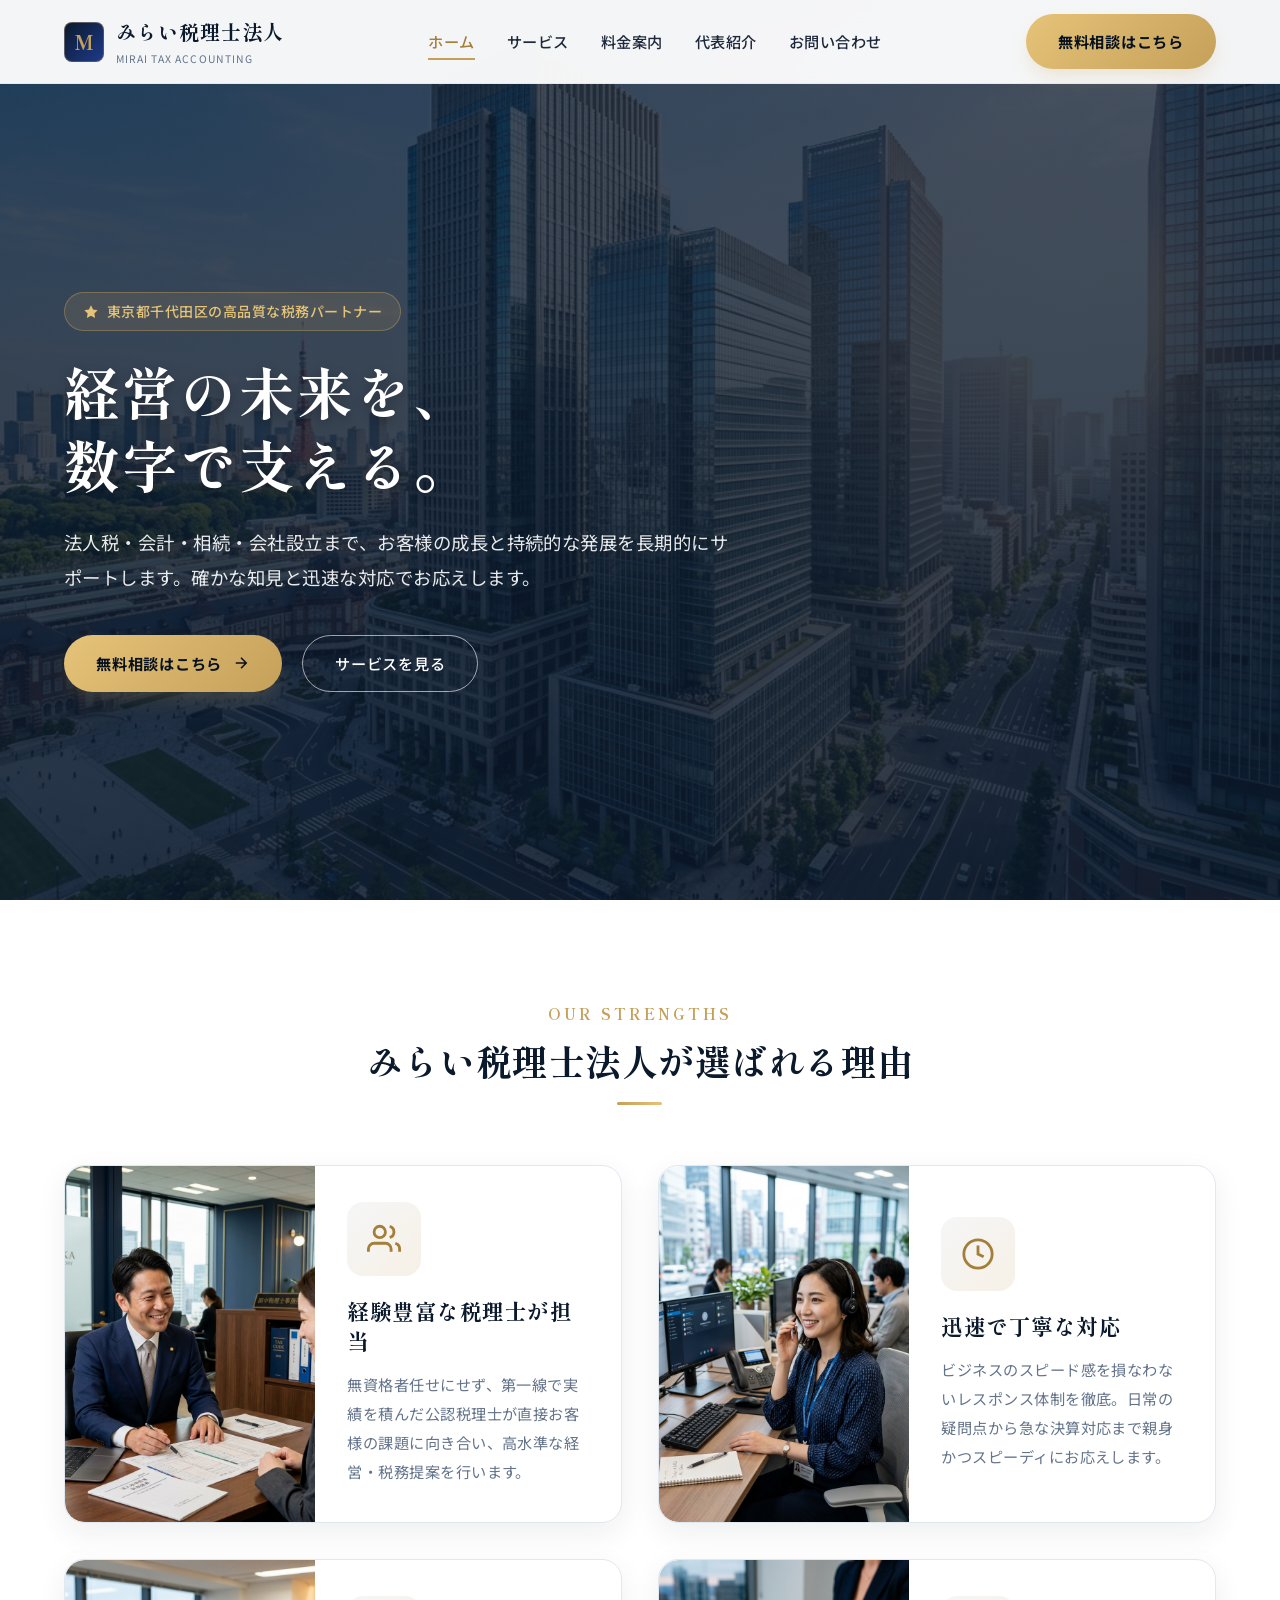
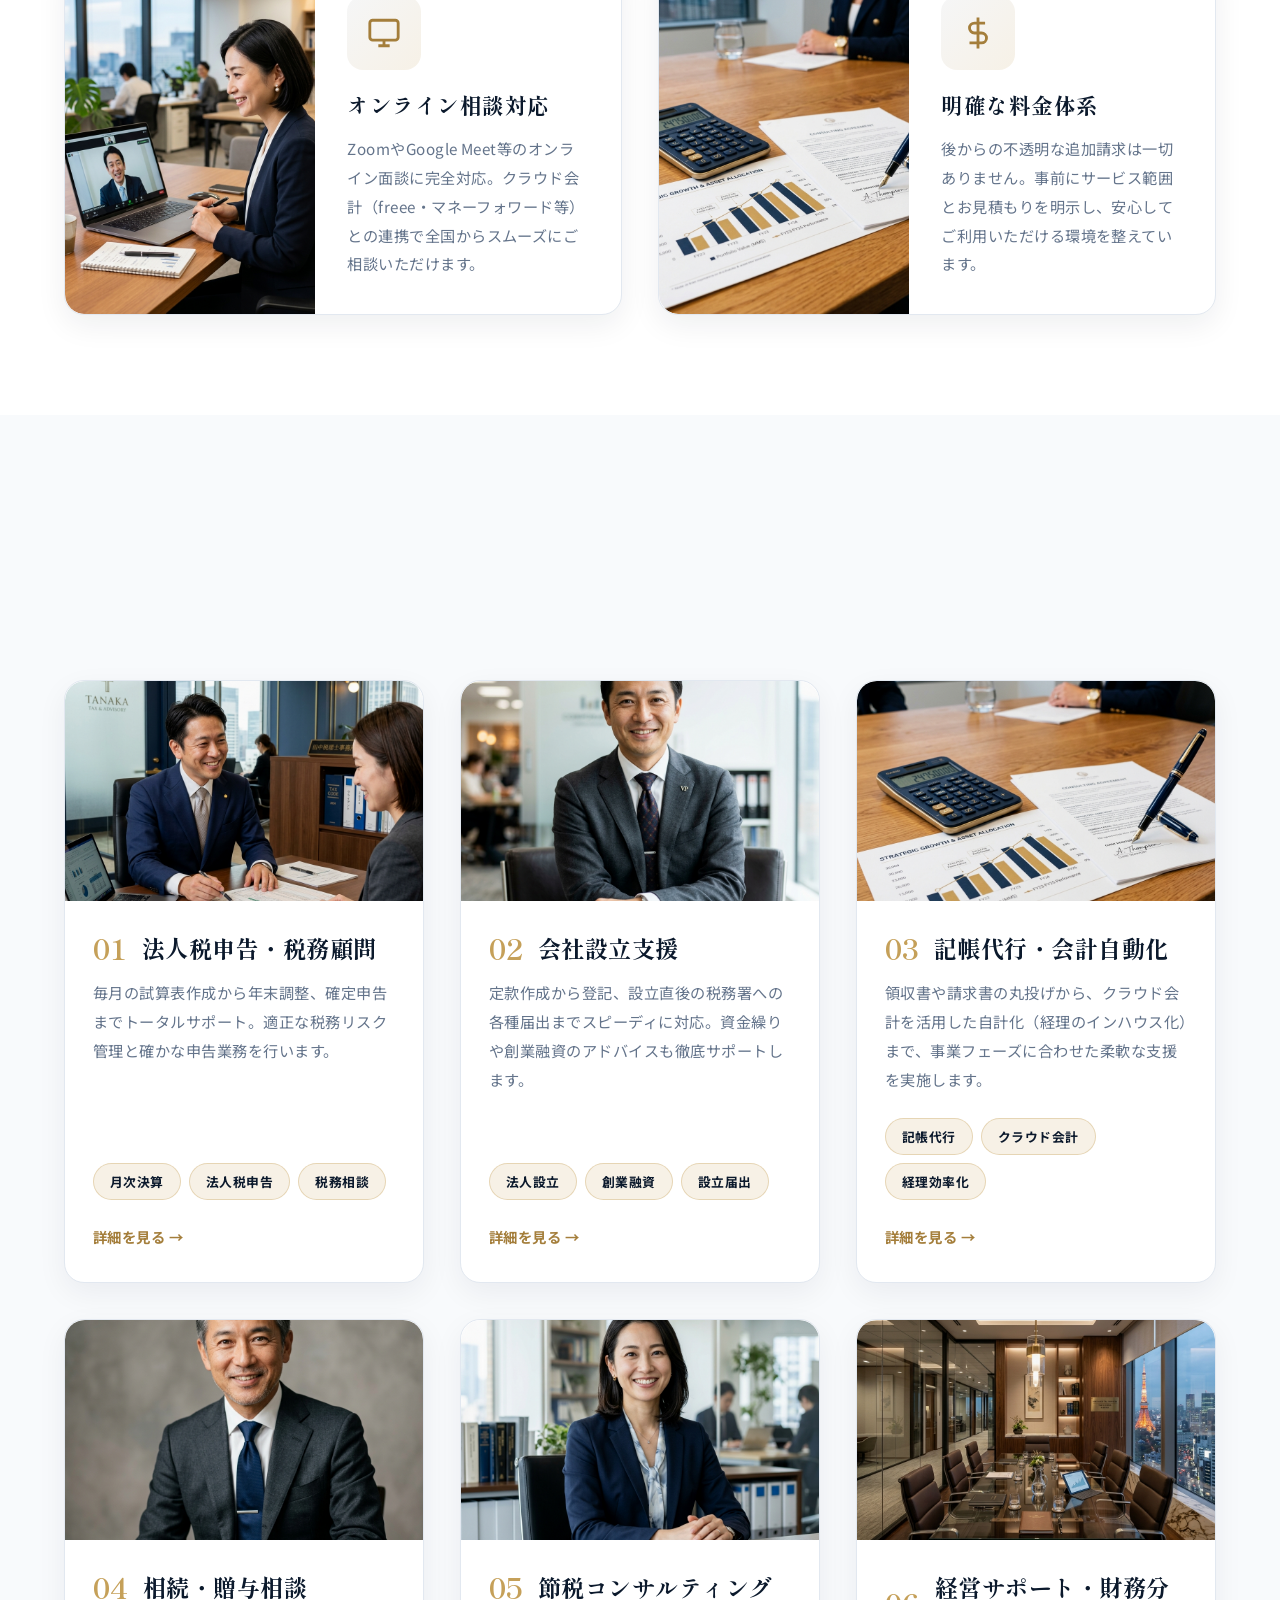
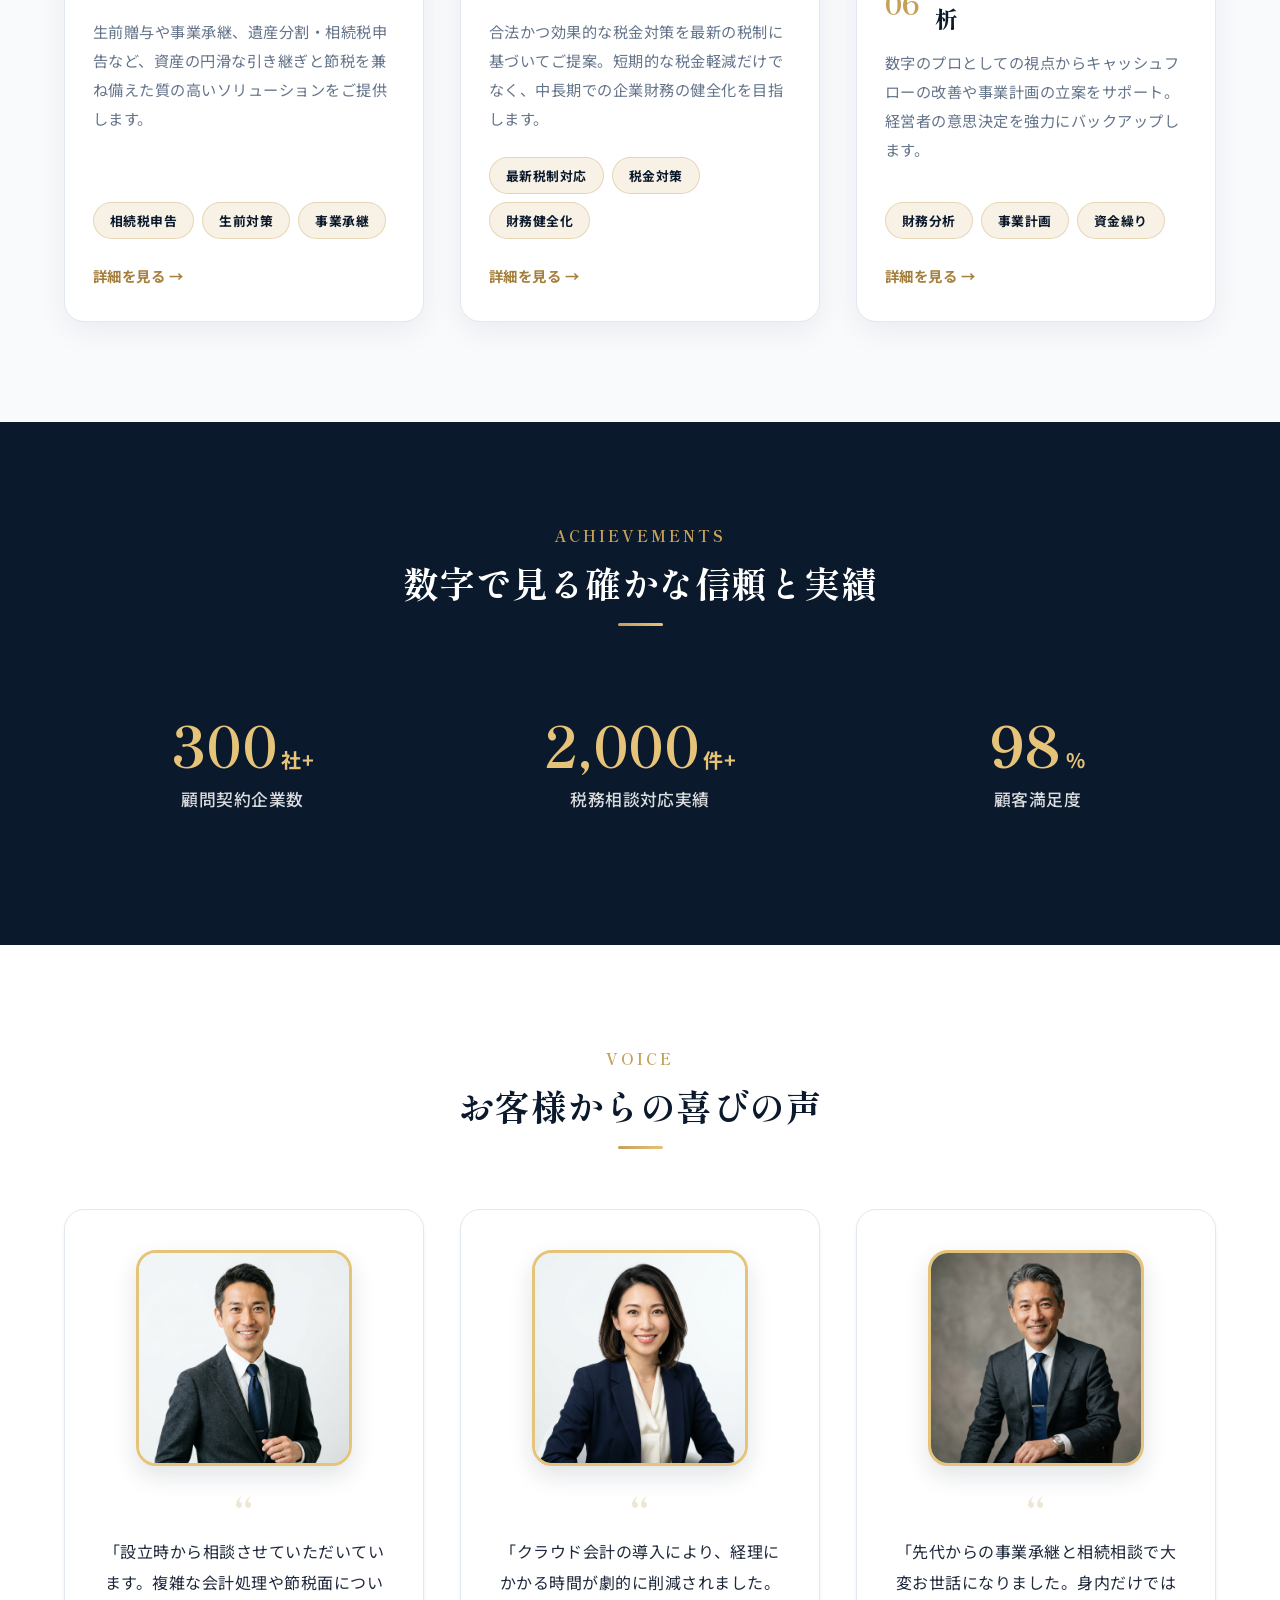
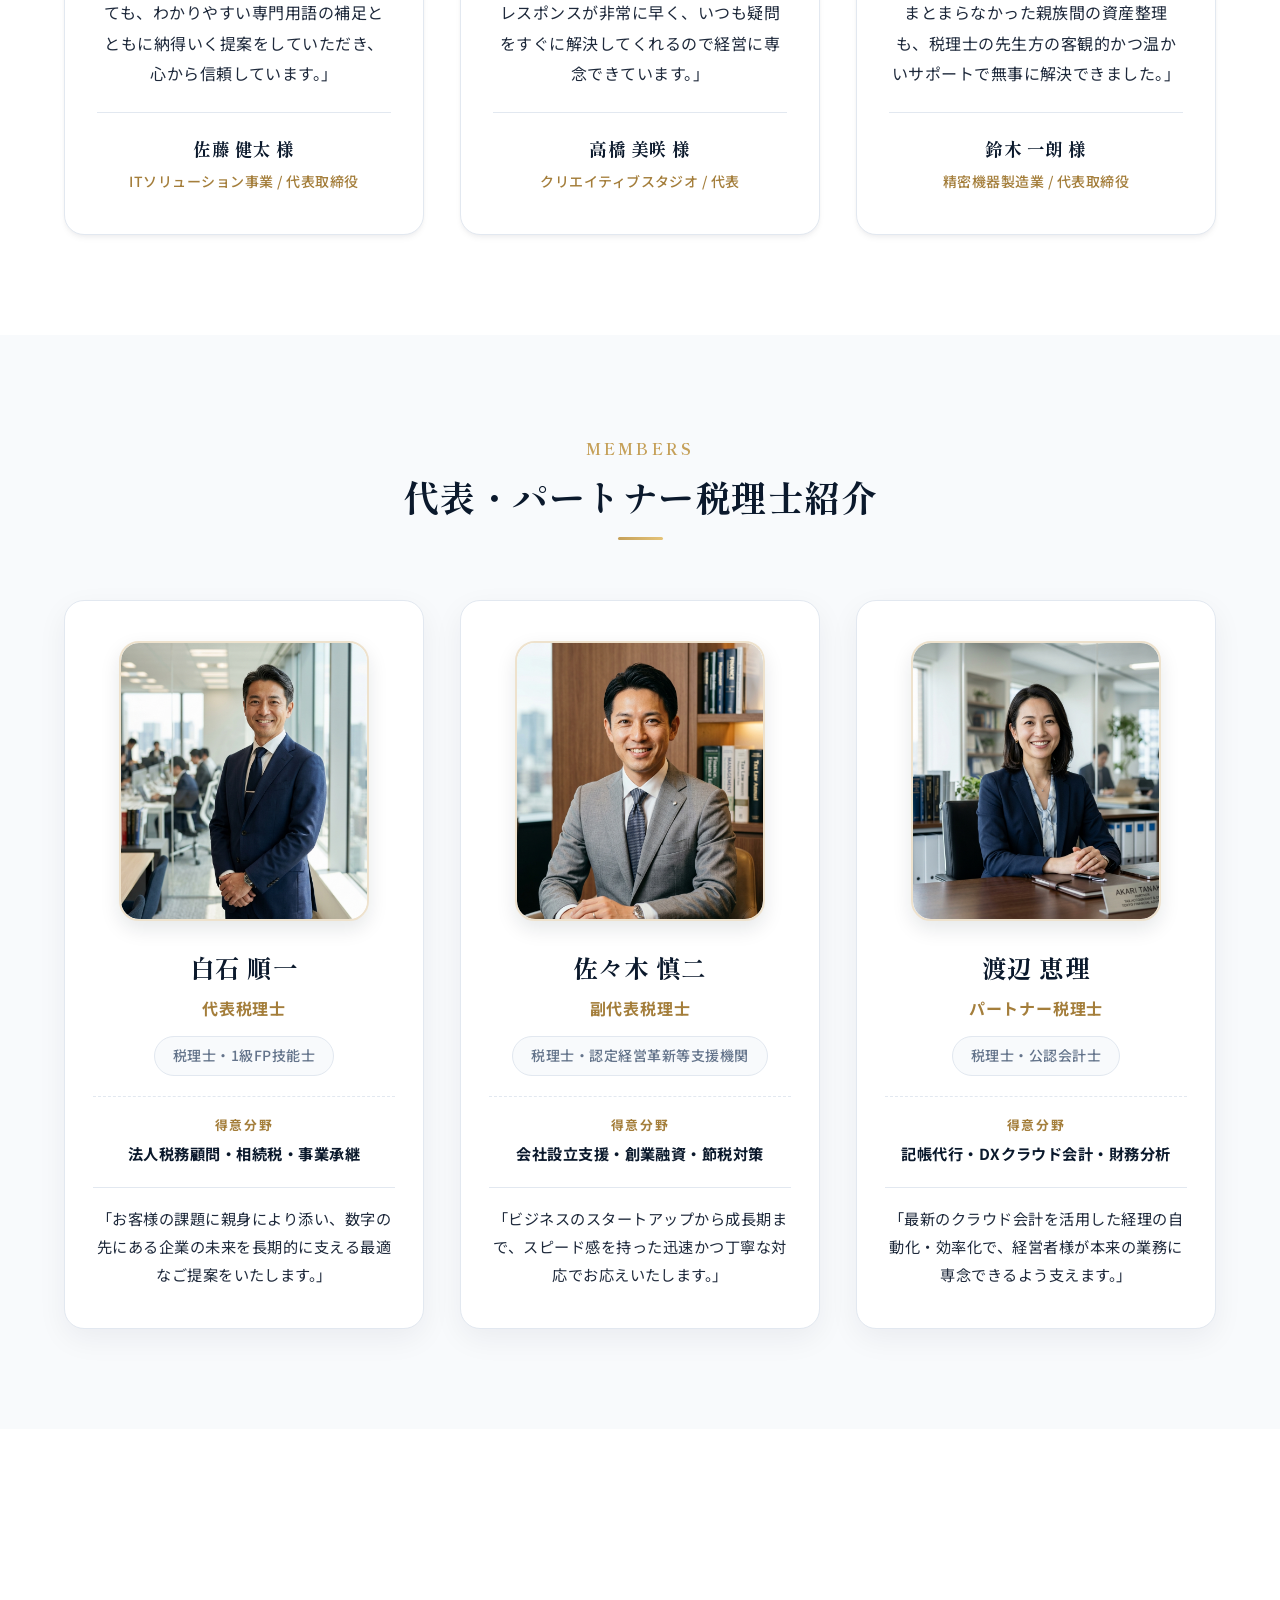
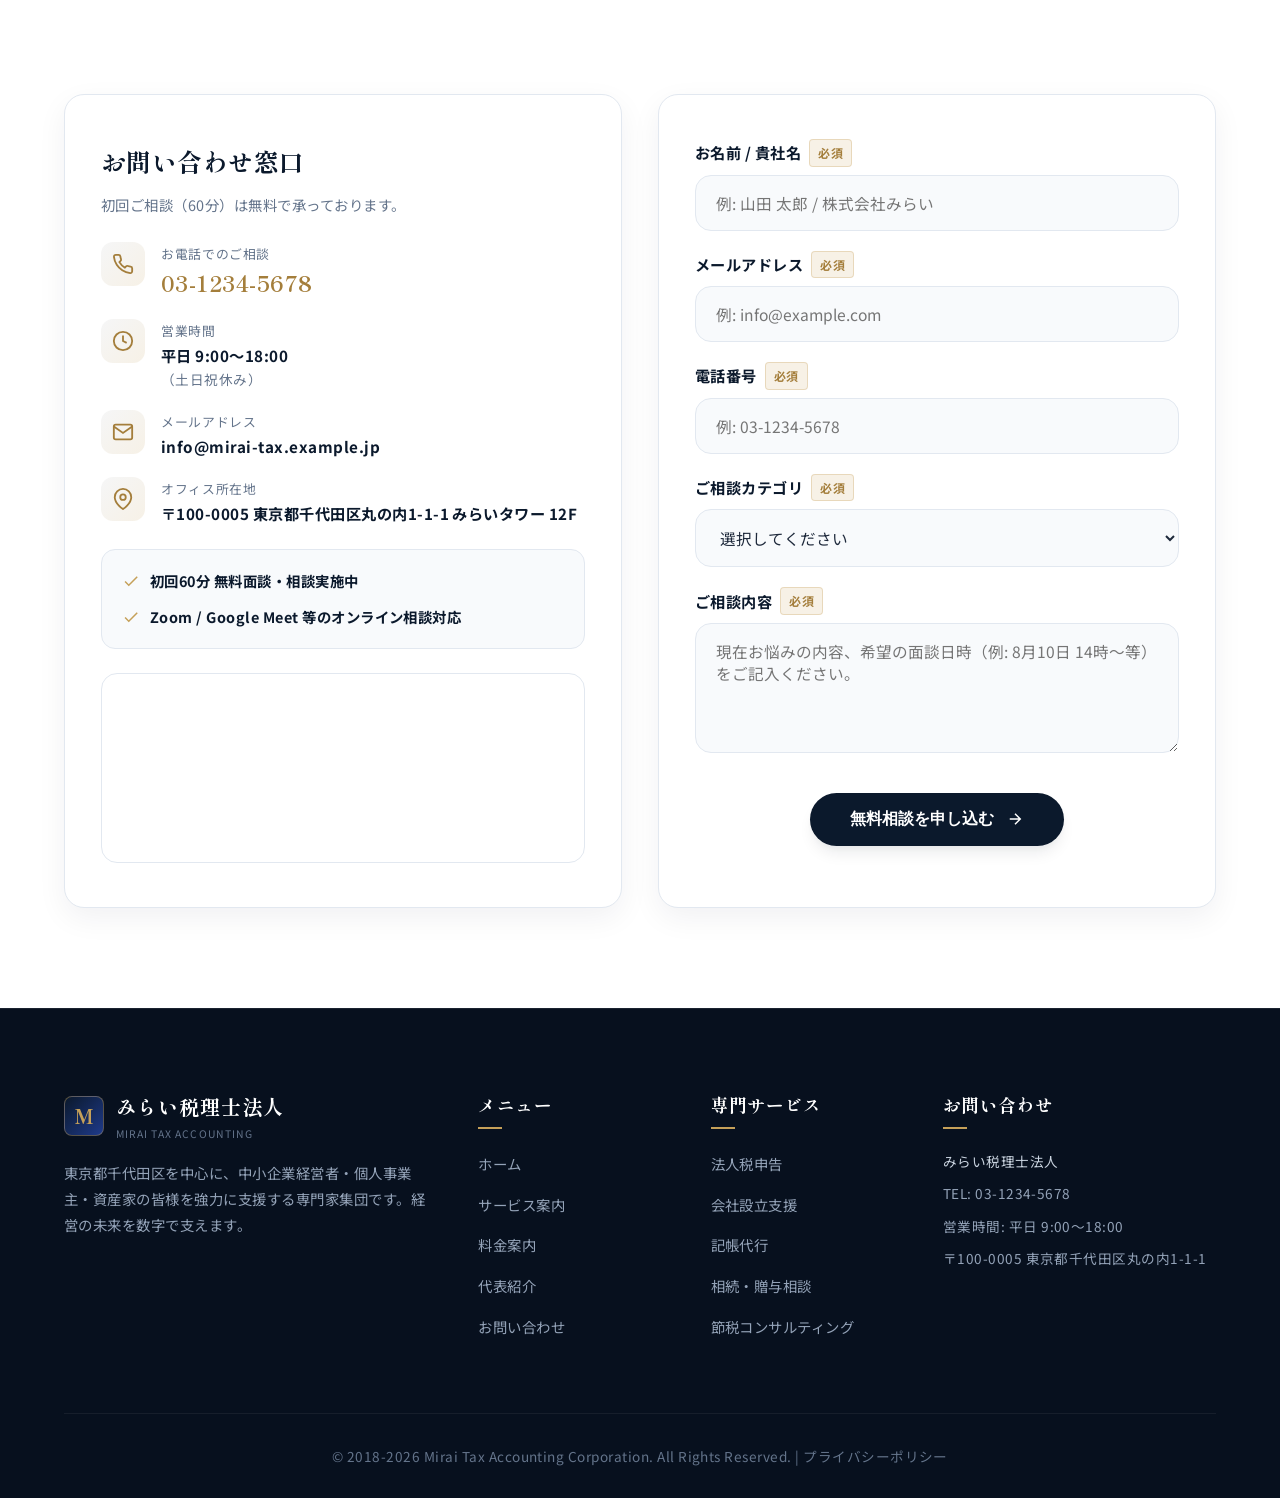
<file: index.html>
<!DOCTYPE html>
<html lang="ja">
<head>
  <meta charset="UTF-8">
  <meta name="viewport" content="width=device-width, initial-scale=1.0">
  <title>みらい税理士法人 | 東京都千代田区の税理士・会計事務所</title>
  <meta name="description" content="東京都千代田区のみらい税理士法人。法人税申告・会社設立支援・記帳代行・相続贈与相談など、経験豊富な税理士が親身に経営の未来を数字で支えます。無料相談受付中。">
  <link rel="stylesheet" href="css/style.css">
</head>
<body>

  <!-- ==========================================
       ヘッダー (共通ナビゲーション)
       ========================================== -->
  <header class="header">
    <div class="container header-container">
      <a href="index.html" class="logo">
        <div class="logo-mark">M</div>
        <div>
          <span class="logo-text">みらい税理士法人</span>
          <span class="logo-sub">MIRAI TAX ACCOUNTING</span>
        </div>
      </a>

      <nav class="nav">
        <ul class="nav-list">
          <li><a href="index.html" class="nav-link active">ホーム</a></li>
          <li><a href="services.html" class="nav-link">サービス</a></li>
          <li><a href="pricing.html" class="nav-link">料金案内</a></li>
          <li><a href="about.html" class="nav-link">代表紹介</a></li>
          <li><a href="contact.html" class="nav-link">お問い合わせ</a></li>
        </ul>
      </nav>

      <div class="header-cta">
        <a href="contact.html" class="btn btn-gold">無料相談はこちら</a>
      </div>

      <button class="hamburger" aria-label="メニューを開く">
        <span class="hamburger-line"></span>
        <span class="hamburger-line"></span>
        <span class="hamburger-line"></span>
      </button>
    </div>
  </header>

  <!-- ==========================================
       ヒーローセクション
       ========================================== -->
  <section class="hero">
    <div class="container">
      <div class="hero-content fade-in-up">
        <div class="hero-badge">
          <svg width="16" height="16" fill="currentColor" viewBox="0 0 24 24"><path d="M12 2L15.09 8.26L22 9.27L17 14.14L18.18 21.02L12 17.77L5.82 21.02L7 14.14L2 9.27L8.91 8.26L12 2Z"/></svg>
          東京都千代田区の高品質な税務パートナー
        </div>
        <h1 class="hero-title">経営の未来を、<br>数字で支える。</h1>
        <p class="hero-sub">法人税・会計・相続・会社設立まで、お客様の成長と持続的な発展を長期的にサポートします。確かな知見と迅速な対応でお応えします。</p>
        <div class="hero-actions">
          <a href="contact.html" class="btn btn-gold">
            無料相談はこちら
            <svg width="18" height="18" fill="none" stroke="currentColor" stroke-width="2" viewBox="0 0 24 24"><path d="M5 12h14M12 5l7 7-7 7"/></svg>
          </a>
          <a href="services.html" class="btn btn-outline-white">サービスを見る</a>
        </div>
      </div>
    </div>
  </section>

  <!-- ==========================================
       選ばれる理由 (Why Choose Us)
       ========================================== -->
  <section class="section section-bg-white">
    <div class="container">
      <div class="section-header fade-in-up">
        <span class="section-subtitle">OUR STRENGTHS</span>
        <h2 class="section-title">みらい税理士法人が選ばれる理由</h2>
      </div>

      <div class="features-grid">
        <!-- 理由 1: 経験豊富な税理士が担当 -->
        <div class="feature-card fade-in-up">
          <div class="feature-img-wrapper">
            <img src="images/reason_1.png" alt="経験豊富な税理士による親身な相談">
          </div>
          <div class="feature-content">
            <div class="feature-icon-wrapper">
              <svg width="34" height="34" fill="none" stroke="currentColor" stroke-width="2" viewBox="0 0 24 24"><path d="M17 21v-2a4 4 0 0 0-4-4H5a4 4 0 0 0-4 4v2"/><circle cx="9" cy="7" r="4"/><path d="M23 21v-2a4 4 0 0 0-3-3.87"/><path d="M16 3.13a4 4 0 0 1 0 7.75"/></svg>
            </div>
            <h3 class="feature-title">経験豊富な税理士が担当</h3>
            <p class="feature-desc">無資格者任せにせず、第一線で実績を積んだ公認税理士が直接お客様の課題に向き合い、高水準な経営・税務提案を行います。</p>
          </div>
        </div>

        <!-- 理由 2: 迅速で丁寧な対応 -->
        <div class="feature-card fade-in-up">
          <div class="feature-img-wrapper">
            <img src="images/reason_2.png" alt="迅速で丁寧なデスク・電話対応">
          </div>
          <div class="feature-content">
            <div class="feature-icon-wrapper">
              <svg width="34" height="34" fill="none" stroke="currentColor" stroke-width="2" viewBox="0 0 24 24"><circle cx="12" cy="12" r="10"/><polyline points="12 6 12 12 16 14"/></svg>
            </div>
            <h3 class="feature-title">迅速で丁寧な対応</h3>
            <p class="feature-desc">ビジネスのスピード感を損なわないレスポンス体制を徹底。日常の疑問点から急な決算対応まで親身かつスピーディにお応えします。</p>
          </div>
        </div>

        <!-- 理由 3: オンライン相談対応 -->
        <div class="feature-card fade-in-up">
          <div class="feature-img-wrapper">
            <img src="images/reason_3.png" alt="Zoom等によるオンライン相談">
          </div>
          <div class="feature-content">
            <div class="feature-icon-wrapper">
              <svg width="34" height="34" fill="none" stroke="currentColor" stroke-width="2" viewBox="0 0 24 24"><rect x="2" y="3" width="20" height="14" rx="2" ry="2"/><line x1="8" y1="21" x2="16" y2="21"/><line x1="12" y1="17" x2="12" y2="21"/></svg>
            </div>
            <h3 class="feature-title">オンライン相談対応</h3>
            <p class="feature-desc">ZoomやGoogle Meet等のオンライン面談に完全対応。クラウド会計（freee・マネーフォワード等）との連携で全国からスムーズにご相談いただけます。</p>
          </div>
        </div>

        <!-- 理由 4: 明確な料金体系 -->
        <div class="feature-card fade-in-up">
          <div class="feature-img-wrapper">
            <img src="images/reason_4.png" alt="透明性のある契約書と明確な料金説明">
          </div>
          <div class="feature-content">
            <div class="feature-icon-wrapper">
              <svg width="34" height="34" fill="none" stroke="currentColor" stroke-width="2" viewBox="0 0 24 24"><path d="M12 1v22M17 5H9.5a3.5 3.5 0 0 0 0 7h5a3.5 3.5 0 0 1 0 7H6"/></svg>
            </div>
            <h3 class="feature-title">明確な料金体系</h3>
            <p class="feature-desc">後からの不透明な追加請求は一切ありません。事前にサービス範囲とお見積もりを明示し、安心してご利用いただける環境を整えています。</p>
          </div>
        </div>
      </div>
    </div>
  </section>

  <!-- ==========================================
       サービス概要
       ========================================== -->
  <section class="section">
    <div class="container">
      <div class="section-header fade-in-up">
        <span class="section-subtitle">SERVICES</span>
        <h2 class="section-title">提供サービスのご案内</h2>
      </div>

      <div class="services-grid">
        <!-- サービス 1 -->
        <div class="service-card fade-in-up">
          <div class="service-img-wrapper">
            <img src="images/service_1.png" alt="法人税申告・税務顧問">
          </div>
          <div class="service-body">
            <div class="service-header">
              <span class="service-num">01</span>
              <h3 class="service-title">法人税申告・税務顧問</h3>
            </div>
            <p class="service-desc">毎月の試算表作成から年末調整、確定申告までトータルサポート。適正な税務リスク管理と確かな申告業務を行います。</p>
            <div class="service-tags">
              <span class="service-tag">月次決算</span>
              <span class="service-tag">法人税申告</span>
              <span class="service-tag">税務相談</span>
            </div>
            <a href="services.html#service-1" style="color: var(--accent-gold-dark); font-weight: 700; font-size: 0.9rem;">詳細を見る →</a>
          </div>
        </div>

        <!-- サービス 2 -->
        <div class="service-card fade-in-up">
          <div class="service-img-wrapper">
            <img src="images/service_2.png" alt="会社設立支援">
          </div>
          <div class="service-body">
            <div class="service-header">
              <span class="service-num">02</span>
              <h3 class="service-title">会社設立支援</h3>
            </div>
            <p class="service-desc">定款作成から登記、設立直後の税務署への各種届出までスピーディに対応。資金繰りや創業融資のアドバイスも徹底サポートします。</p>
            <div class="service-tags">
              <span class="service-tag">法人設立</span>
              <span class="service-tag">創業融資</span>
              <span class="service-tag">設立届出</span>
            </div>
            <a href="services.html#service-2" style="color: var(--accent-gold-dark); font-weight: 700; font-size: 0.9rem;">詳細を見る →</a>
          </div>
        </div>

        <!-- サービス 3 -->
        <div class="service-card fade-in-up">
          <div class="service-img-wrapper">
            <img src="images/service_3.png" alt="記帳代行・会計自動化">
          </div>
          <div class="service-body">
            <div class="service-header">
              <span class="service-num">03</span>
              <h3 class="service-title">記帳代行・会計自動化</h3>
            </div>
            <p class="service-desc">領収書や請求書の丸投げから、クラウド会計を活用した自計化（経理のインハウス化）まで、事業フェーズに合わせた柔軟な支援を実施します。</p>
            <div class="service-tags">
              <span class="service-tag">記帳代行</span>
              <span class="service-tag">クラウド会計</span>
              <span class="service-tag">経理効率化</span>
            </div>
            <a href="services.html#service-3" style="color: var(--accent-gold-dark); font-weight: 700; font-size: 0.9rem;">詳細を見る →</a>
          </div>
        </div>

        <!-- サービス 4 -->
        <div class="service-card fade-in-up">
          <div class="service-img-wrapper">
            <img src="images/service_4.png" alt="相続・贈与相談">
          </div>
          <div class="service-body">
            <div class="service-header">
              <span class="service-num">04</span>
              <h3 class="service-title">相続・贈与相談</h3>
            </div>
            <p class="service-desc">生前贈与や事業承継、遺産分割・相続税申告など、資産の円滑な引き継ぎと節税を兼ね備えた質の高いソリューションをご提供します。</p>
            <div class="service-tags">
              <span class="service-tag">相続税申告</span>
              <span class="service-tag">生前対策</span>
              <span class="service-tag">事業承継</span>
            </div>
            <a href="services.html#service-4" style="color: var(--accent-gold-dark); font-weight: 700; font-size: 0.9rem;">詳細を見る →</a>
          </div>
        </div>

        <!-- サービス 5 -->
        <div class="service-card fade-in-up">
          <div class="service-img-wrapper">
            <img src="images/service_5.png" alt="節税コンサルティング">
          </div>
          <div class="service-body">
            <div class="service-header">
              <span class="service-num">05</span>
              <h3 class="service-title">節税コンサルティング</h3>
            </div>
            <p class="service-desc">合法かつ効果的な税金対策を最新の税制に基づいてご提案。短期的な税金軽減だけでなく、中長期での企業財務の健全化を目指します。</p>
            <div class="service-tags">
              <span class="service-tag">最新税制対応</span>
              <span class="service-tag">税金対策</span>
              <span class="service-tag">財務健全化</span>
            </div>
            <a href="services.html#service-5" style="color: var(--accent-gold-dark); font-weight: 700; font-size: 0.9rem;">詳細を見る →</a>
          </div>
        </div>

        <!-- サービス 6 -->
        <div class="service-card fade-in-up">
          <div class="service-img-wrapper">
            <img src="images/service_6.png" alt="経営サポート・財務分析">
          </div>
          <div class="service-body">
            <div class="service-header">
              <span class="service-num">06</span>
              <h3 class="service-title">経営サポート・財務分析</h3>
            </div>
            <p class="service-desc">数字のプロとしての視点からキャッシュフローの改善や事業計画の立案をサポート。経営者の意思決定を強力にバックアップします。</p>
            <div class="service-tags">
              <span class="service-tag">財務分析</span>
              <span class="service-tag">事業計画</span>
              <span class="service-tag">資金繰り</span>
            </div>
            <a href="services.html#service-6" style="color: var(--accent-gold-dark); font-weight: 700; font-size: 0.9rem;">詳細を見る →</a>
          </div>
        </div>
      </div>
    </div>
  </section>

  <!-- ==========================================
       実績 (Track Record / Stats)
       ========================================== -->
  <section class="section section-bg-navy stats-section">
    <div class="container">
      <div class="section-header fade-in-up">
        <span class="section-subtitle">ACHIEVEMENTS</span>
        <h2 class="section-title">数字で見る確かな信頼と実績</h2>
      </div>

      <div class="stats-grid">
        <div class="stat-card fade-in-up">
          <div class="stat-number" data-target="300"><span>0</span><span class="stat-unit">社+</span></div>
          <div class="stat-label">顧問契約企業数</div>
        </div>
        <div class="stat-card fade-in-up">
          <div class="stat-number" data-target="2000"><span>0</span><span class="stat-unit">件+</span></div>
          <div class="stat-label">税務相談対応実績</div>
        </div>
        <div class="stat-card fade-in-up">
          <div class="stat-number" data-target="98"><span>0</span><span class="stat-unit">%</span></div>
          <div class="stat-label">顧客満足度</div>
        </div>
      </div>
    </div>
  </section>

  <!-- ==========================================
       お客様の声 (Testimonials)
       ========================================== -->
  <section class="section section-bg-white">
    <div class="container">
      <div class="section-header fade-in-up">
        <span class="section-subtitle">VOICE</span>
        <h2 class="section-title">お客様からの喜びの声</h2>
      </div>

      <div class="testimonials-grid">
        <!-- クライアント 1 -->
        <div class="testimonial-card fade-in-up">
          <div class="testimonial-avatar-wrapper">
            <img src="images/client_1.png" alt="IT関連企業 代表取締役" class="testimonial-avatar">
          </div>
          <div class="testimonial-quote-mark">“</div>
          <p class="testimonial-comment">「設立時から相談させていただいています。複雑な会計処理や節税面についても、わかりやすい専門用語の補足とともに納得いく提案をしていただき、心から信頼しています。」</p>
          <div class="testimonial-author">
            <div class="testimonial-name">佐藤 健太 様</div>
            <div class="testimonial-company">ITソリューション事業 / 代表取締役</div>
          </div>
        </div>

        <!-- クライアント 2 -->
        <div class="testimonial-card fade-in-up">
          <div class="testimonial-avatar-wrapper">
            <img src="images/client_2.png" alt="デザインオフィス 代表" class="testimonial-avatar">
          </div>
          <div class="testimonial-quote-mark">“</div>
          <p class="testimonial-comment">「クラウド会計の導入により、経理にかかる時間が劇的に削減されました。レスポンスが非常に早く、いつも疑問をすぐに解決してくれるので経営に専念できています。」</p>
          <div class="testimonial-author">
            <div class="testimonial-name">高橋 美咲 様</div>
            <div class="testimonial-company">クリエイティブスタジオ / 代表</div>
          </div>
        </div>

        <!-- クライアント 3 -->
        <div class="testimonial-card fade-in-up">
          <div class="testimonial-avatar-wrapper">
            <img src="images/client_3.png" alt="製造業 代表取締役会長" class="testimonial-avatar">
          </div>
          <div class="testimonial-quote-mark">“</div>
          <p class="testimonial-comment">「先代からの事業承継と相続相談で大変お世話になりました。身内だけではまとまらなかった親族間の資産整理も、税理士の先生方の客観的かつ温かいサポートで無事に解決できました。」</p>
          <div class="testimonial-author">
            <div class="testimonial-name">鈴木 一朗 様</div>
            <div class="testimonial-company">精密機器製造業 / 代表取締役</div>
          </div>
        </div>
      </div>
    </div>
  </section>

  <!-- ==========================================
       代表・パートナー紹介 (Executive & Partners)
       ========================================== -->
  <section class="section">
    <div class="container">
      <div class="section-header fade-in-up">
        <span class="section-subtitle">MEMBERS</span>
        <h2 class="section-title">代表・パートナー税理士紹介</h2>
      </div>

      <div class="members-grid">
        <!-- メンバー 1: 白石 順一 -->
        <div class="member-card fade-in-up">
          <div class="member-img-wrapper">
            <img src="images/member_1.png" alt="代表税理士 白石 順一">
          </div>
          <h3 class="member-name">白石 順一</h3>
          <p class="member-role">代表税理士</p>
          <div class="member-credentials">税理士・1級FP技能士</div>
          
          <div class="member-specialty-box">
            <div class="member-specialty-label">得意分野</div>
            <div class="member-specialty-val">法人税務顧問・相続税・事業承継</div>
          </div>

          <p class="member-message">
            「お客様の課題に親身により添い、数字の先にある企業の未来を長期的に支える最適なご提案をいたします。」
          </p>
        </div>

        <!-- メンバー 2: 佐々木 慎二 -->
        <div class="member-card fade-in-up">
          <div class="member-img-wrapper">
            <!-- キャッシュ回避用の新しい画像ファイルパスを指定 -->
            <img src="images/member_2_new.png" alt="副代表税理士 佐々木 慎二">
          </div>
          <h3 class="member-name">佐々木 慎二</h3>
          <p class="member-role">副代表税理士</p>
          <div class="member-credentials">税理士・認定経営革新等支援機関</div>
          
          <div class="member-specialty-box">
            <div class="member-specialty-label">得意分野</div>
            <div class="member-specialty-val">会社設立支援・創業融資・節税対策</div>
          </div>

          <p class="member-message">
            「ビジネスのスタートアップから成長期まで、スピード感を持った迅速かつ丁寧な対応でお応えいたします。」
          </p>
        </div>

        <!-- メンバー 3: 渡辺 恵理 -->
        <div class="member-card fade-in-up">
          <div class="member-img-wrapper">
            <img src="images/member_3.png" alt="パートナー税理士 渡辺 恵理">
          </div>
          <h3 class="member-name">渡辺 恵理</h3>
          <p class="member-role">パートナー税理士</p>
          <div class="member-credentials">税理士・公認会計士</div>
          
          <div class="member-specialty-box">
            <div class="member-specialty-label">得意分野</div>
            <div class="member-specialty-val">記帳代行・DXクラウド会計・財務分析</div>
          </div>

          <p class="member-message">
            「最新のクラウド会計を活用した経理の自動化・効率化で、経営者様が本来の業務に専念できるよう支えます。」
          </p>
        </div>
      </div>
    </div>
  </section>

  <!-- ==========================================
       お問い合わせ＆アクセス (Contact & Access)
       ========================================== -->
  <section class="section section-bg-white">
    <div class="container">
      <div class="section-header fade-in-up">
        <span class="section-subtitle">CONTACT & ACCESS</span>
        <h2 class="section-title">お気軽にご相談ください</h2>
      </div>

      <div class="contact-wrapper">
        <!-- 左側：お問い合わせ情報カード -->
        <div class="contact-info-card fade-in-up">
          <div>
            <div class="contact-info-header">
              <h3 class="contact-info-title">お問い合わせ窓口</h3>
              <p style="font-size: 0.9rem; color: var(--text-muted);">初回ご相談（60分）は無料で承っております。</p>
            </div>

            <div class="info-item-list">
              <!-- 電話 -->
              <div class="info-item-row">
                <div class="info-icon-badge">
                  <svg width="22" height="22" fill="none" stroke="currentColor" stroke-width="2" viewBox="0 0 24 24"><path d="M22 16.92v3a2 2 0 0 1-2.18 2 19.79 19.79 0 0 1-8.63-3.07 19.5 19.5 0 0 1-6-6 19.79 19.79 0 0 1-3.07-8.67A2 2 0 0 1 4.11 2h3a2 2 0 0 1 2 1.72 12.84 12.84 0 0 0 .7 2.81 2 2 0 0 1-.45 2.11L8.09 9.91a16 16 0 0 0 6 6l1.27-1.27a2 2 0 0 1 2.11-.45 12.84 12.84 0 0 0 2.81.7A2 2 0 0 1 22 16.92z"/></svg>
                </div>
                <div class="info-item-content">
                  <div class="info-item-label">お電話でのご相談</div>
                  <div class="info-item-text" style="font-size: 1.35rem; font-family: var(--font-serif); color: var(--accent-gold-dark);">03-1234-5678</div>
                </div>
              </div>

              <!-- 営業時間 -->
              <div class="info-item-row">
                <div class="info-icon-badge">
                  <svg width="22" height="22" fill="none" stroke="currentColor" stroke-width="2" viewBox="0 0 24 24"><circle cx="12" cy="12" r="10"/><polyline points="12 6 12 12 16 14"/></svg>
                </div>
                <div class="info-item-content">
                  <div class="info-item-label">営業時間</div>
                  <div class="info-item-text">
                    平日 9:00〜18:00<br>
                    <span style="font-size: 0.85rem; color: var(--text-muted); font-weight: normal;">（土日祝休み）</span>
                  </div>
                </div>
              </div>

              <!-- メール -->
              <div class="info-item-row">
                <div class="info-icon-badge">
                  <svg width="22" height="22" fill="none" stroke="currentColor" stroke-width="2" viewBox="0 0 24 24"><path d="M4 4h16c1.1 0 2 .9 2 2v12c0 1.1-.9 2-2 2H4c-1.1 0-2-.9-2-2V6c0-1.1.9-2 2-2z"/><polyline points="22,6 12,13 2,6"/></svg>
                </div>
                <div class="info-item-content">
                  <div class="info-item-label">メールアドレス</div>
                  <div class="info-item-text">info@mirai-tax.example.jp</div>
                </div>
              </div>

              <!-- 所在地 -->
              <div class="info-item-row">
                <div class="info-icon-badge">
                  <svg width="22" height="22" fill="none" stroke="currentColor" stroke-width="2" viewBox="0 0 24 24"><path d="M21 10c0 7-9 13-9 13s-9-6-9-13a9 9 0 0 1 18 0z"/><circle cx="12" cy="10" r="3"/></svg>
                </div>
                <div class="info-item-content">
                  <div class="info-item-label">オフィス所在地</div>
                  <div class="info-item-text">〒100-0005 東京都千代田区丸の内1-1-1 みらいタワー 12F</div>
                </div>
              </div>
            </div>

            <!-- アピールピル -->
            <div class="info-features-box">
              <div class="info-feature-pill">
                <svg width="18" height="18" fill="currentColor" viewBox="0 0 24 24"><path d="M9 16.17L4.83 12l-1.42 1.41L9 19 21 7l-1.41-1.41z"/></svg>
                <span>初回60分 無料面談・相談実施中</span>
              </div>
              <div class="info-feature-pill">
                <svg width="18" height="18" fill="currentColor" viewBox="0 0 24 24"><path d="M9 16.17L4.83 12l-1.42 1.41L9 19 21 7l-1.41-1.41z"/></svg>
                <span>Zoom / Google Meet 等のオンライン相談対応</span>
              </div>
            </div>
          </div>

          <!-- 千代田区Googleマップ -->
          <div class="contact-map-small">
            <iframe src="https://www.google.com/maps/embed?pb=!1m18!1m12!1m3!1d3240.828030588667!2d139.76493611525877!3d35.68123618019432!2m3!1f0!2f0!3f0!3m2!1i1024!2i768!4f13.1!3m3!1m2!1s0x60188bfbd89f700b%3A0x277c49ba34ed38!2zVG9reW8gU3RhdGlvbg!5e0!3m2!1sen!2sjp!4v1650000000000!5m2!1sen!2sjp" allowfullscreen="" loading="lazy" referrerpolicy="no-referrer-when-downgrade"></iframe>
          </div>
        </div>

        <!-- 右側：お問い合わせフォームカード -->
        <div class="contact-form-card fade-in-up">
          <form id="contactForm">
            <div class="form-group">
              <label class="form-label" for="name">
                お名前 / 貴社名 <span class="tag-required">必須</span>
              </label>
              <input type="text" id="name" class="form-control" placeholder="例: 山田 太郎 / 株式会社みらい" required>
            </div>

            <div class="form-group">
              <label class="form-label" for="email">
                メールアドレス <span class="tag-required">必須</span>
              </label>
              <input type="email" id="email" class="form-control" placeholder="例: info@example.com" required>
            </div>

            <div class="form-group">
              <label class="form-label" for="phone">
                電話番号 <span class="tag-required">必須</span>
              </label>
              <input type="tel" id="phone" class="form-control" placeholder="例: 03-1234-5678" required>
            </div>

            <div class="form-group">
              <label class="form-label" for="category">
                ご相談カテゴリ <span class="tag-required">必須</span>
              </label>
              <select id="category" class="form-control" required>
                <option value="">選択してください</option>
                <option value="法人税顧問">法人税顧問・月次決算について</option>
                <option value="会社設立">会社設立・創業融資のご相談</option>
                <option value="記帳代行">記帳代行・クラウド会計導入</option>
                <option value="相続贈与">相続税申告・生前対策</option>
                <option value="節税相談">節税対策・税金セカンドオピニオン</option>
                <option value="その他">その他のお問合せ</option>
              </select>
            </div>

            <div class="form-group">
              <label class="form-label" for="message">
                ご相談内容 <span class="tag-required">必須</span>
              </label>
              <textarea id="message" class="form-control" placeholder="現在お悩みの内容、希望の面談日時（例: 8月10日 14時〜等）をご記入ください。" required></textarea>
            </div>

            <div style="text-align: center;">
              <button type="submit" class="btn-submit-navy">
                <span>無料相談を申し込む</span>
                <svg width="18" height="18" fill="none" stroke="currentColor" stroke-width="2" viewBox="0 0 24 24"><path d="M5 12h14M12 5l7 7-7 7"/></svg>
              </button>
            </div>
          </form>
        </div>
      </div>
    </div>
  </section>

  <!-- モーダル（送信完了表示） -->
  <div class="modal" id="successModal">
    <div class="modal-content">
      <div class="modal-icon">✓</div>
      <h3 class="modal-title">お問い合わせ受付完了</h3>
      <p style="color: var(--text-muted); font-size: 0.95rem; margin-bottom: 24px; line-height: 1.7;">
        お問い合わせありがとうございます。送信が完了いたしました。<br>
        担当者より1営業日以内にご返信申し上げます。
      </p>
      <button class="btn btn-navy" id="closeModalBtn">閉じる</button>
    </div>
  </div>

  <!-- ==========================================
       フッター
       ========================================== -->
  <footer class="footer">
    <div class="container">
      <div class="footer-top">
        <div class="footer-about">
          <a href="index.html" class="logo">
            <div class="logo-mark">M</div>
            <div>
              <span class="logo-text">みらい税理士法人</span>
              <span class="logo-sub" style="color: #64748B;">MIRAI TAX ACCOUNTING</span>
            </div>
          </a>
          <p class="footer-desc">
            東京都千代田区を中心に、中小企業経営者・個人事業主・資産家の皆様を強力に支援する専門家集団です。経営の未来を数字で支えます。
          </p>
        </div>

        <div>
          <h4 class="footer-title">メニュー</h4>
          <ul class="footer-links">
            <li><a href="index.html">ホーム</a></li>
            <li><a href="services.html">サービス案内</a></li>
            <li><a href="pricing.html">料金案内</a></li>
            <li><a href="about.html">代表紹介</a></li>
            <li><a href="contact.html">お問い合わせ</a></li>
          </ul>
        </div>

        <div>
          <h4 class="footer-title">専門サービス</h4>
          <ul class="footer-links">
            <li><a href="services.html#service-1">法人税申告</a></li>
            <li><a href="services.html#service-2">会社設立支援</a></li>
            <li><a href="services.html#service-3">記帳代行</a></li>
            <li><a href="services.html#service-4">相続・贈与相談</a></li>
            <li><a href="services.html#service-5">節税コンサルティング</a></li>
          </ul>
        </div>

        <div>
          <h4 class="footer-title">お問い合わせ</h4>
          <p style="font-size: 0.85rem; margin-bottom: 8px; color: #CBD5E1;">みらい税理士法人</p>
          <p style="font-size: 0.85rem; margin-bottom: 8px; color: #94A3B8;">TEL: 03-1234-5678</p>
          <p style="font-size: 0.85rem; margin-bottom: 8px; color: #94A3B8;">営業時間: 平日 9:00〜18:00</p>
          <p style="font-size: 0.85rem; color: #94A3B8;">〒100-0005 東京都千代田区丸の内1-1-1</p>
        </div>
      </div>

      <div class="footer-bottom">
        <p>&copy; 2018-2026 Mirai Tax Accounting Corporation. All Rights Reserved. | <a href="#" style="color: #64748B;">プライバシーポリシー</a></p>
      </div>
    </div>
  </footer>

  <script src="js/main.js"></script>
</body>
</html>
</file>
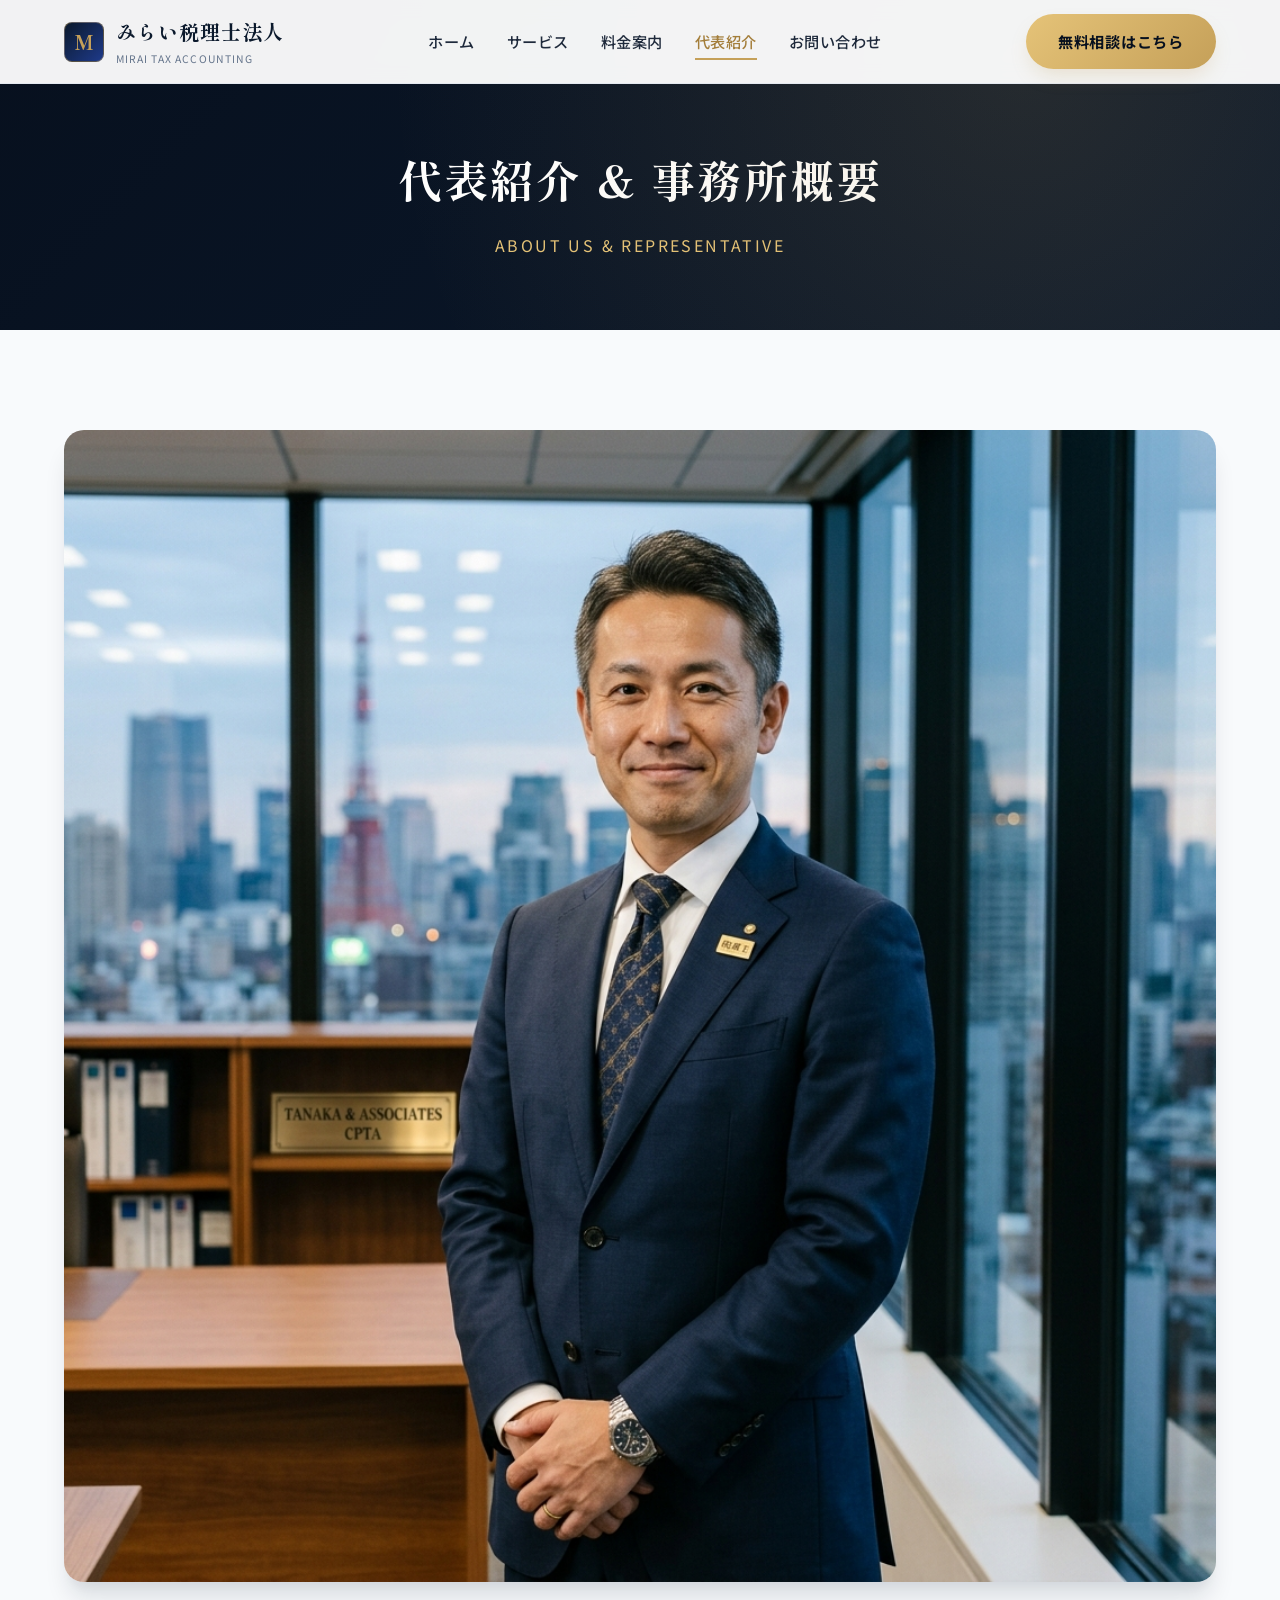
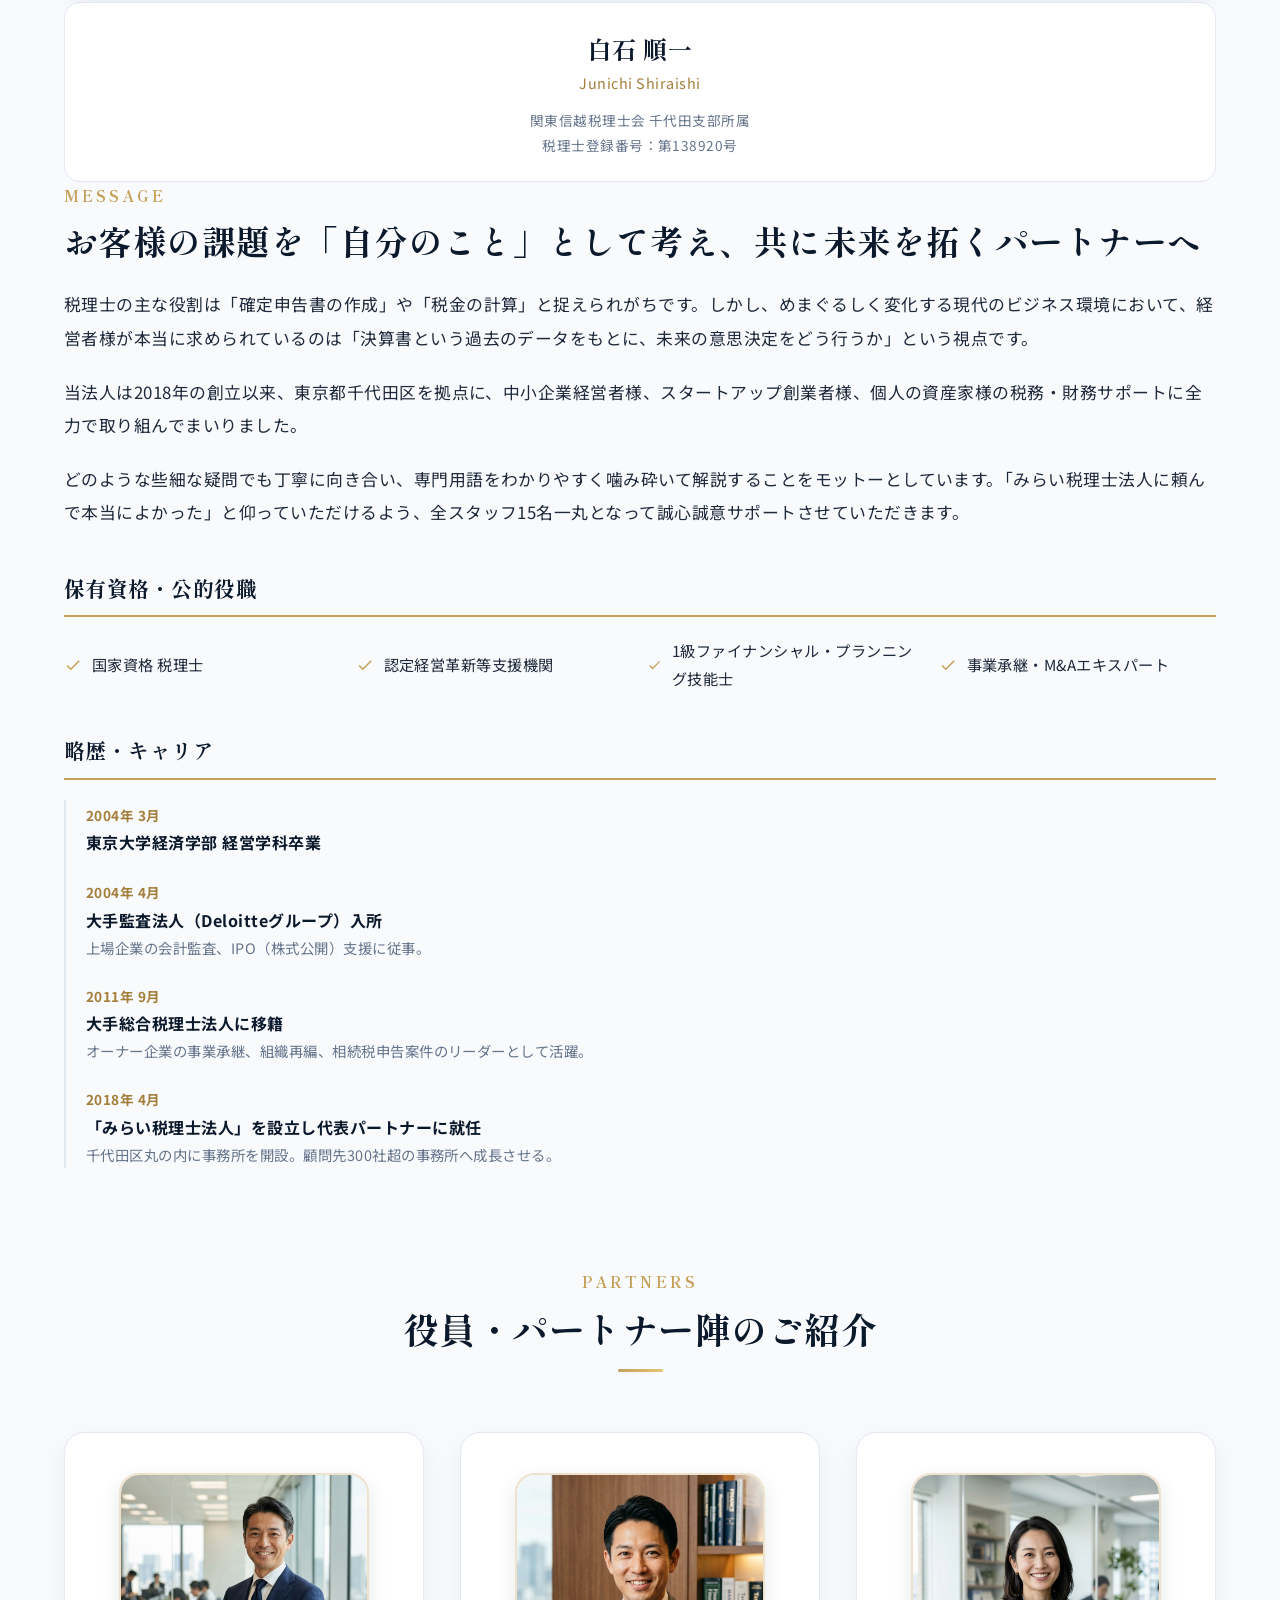
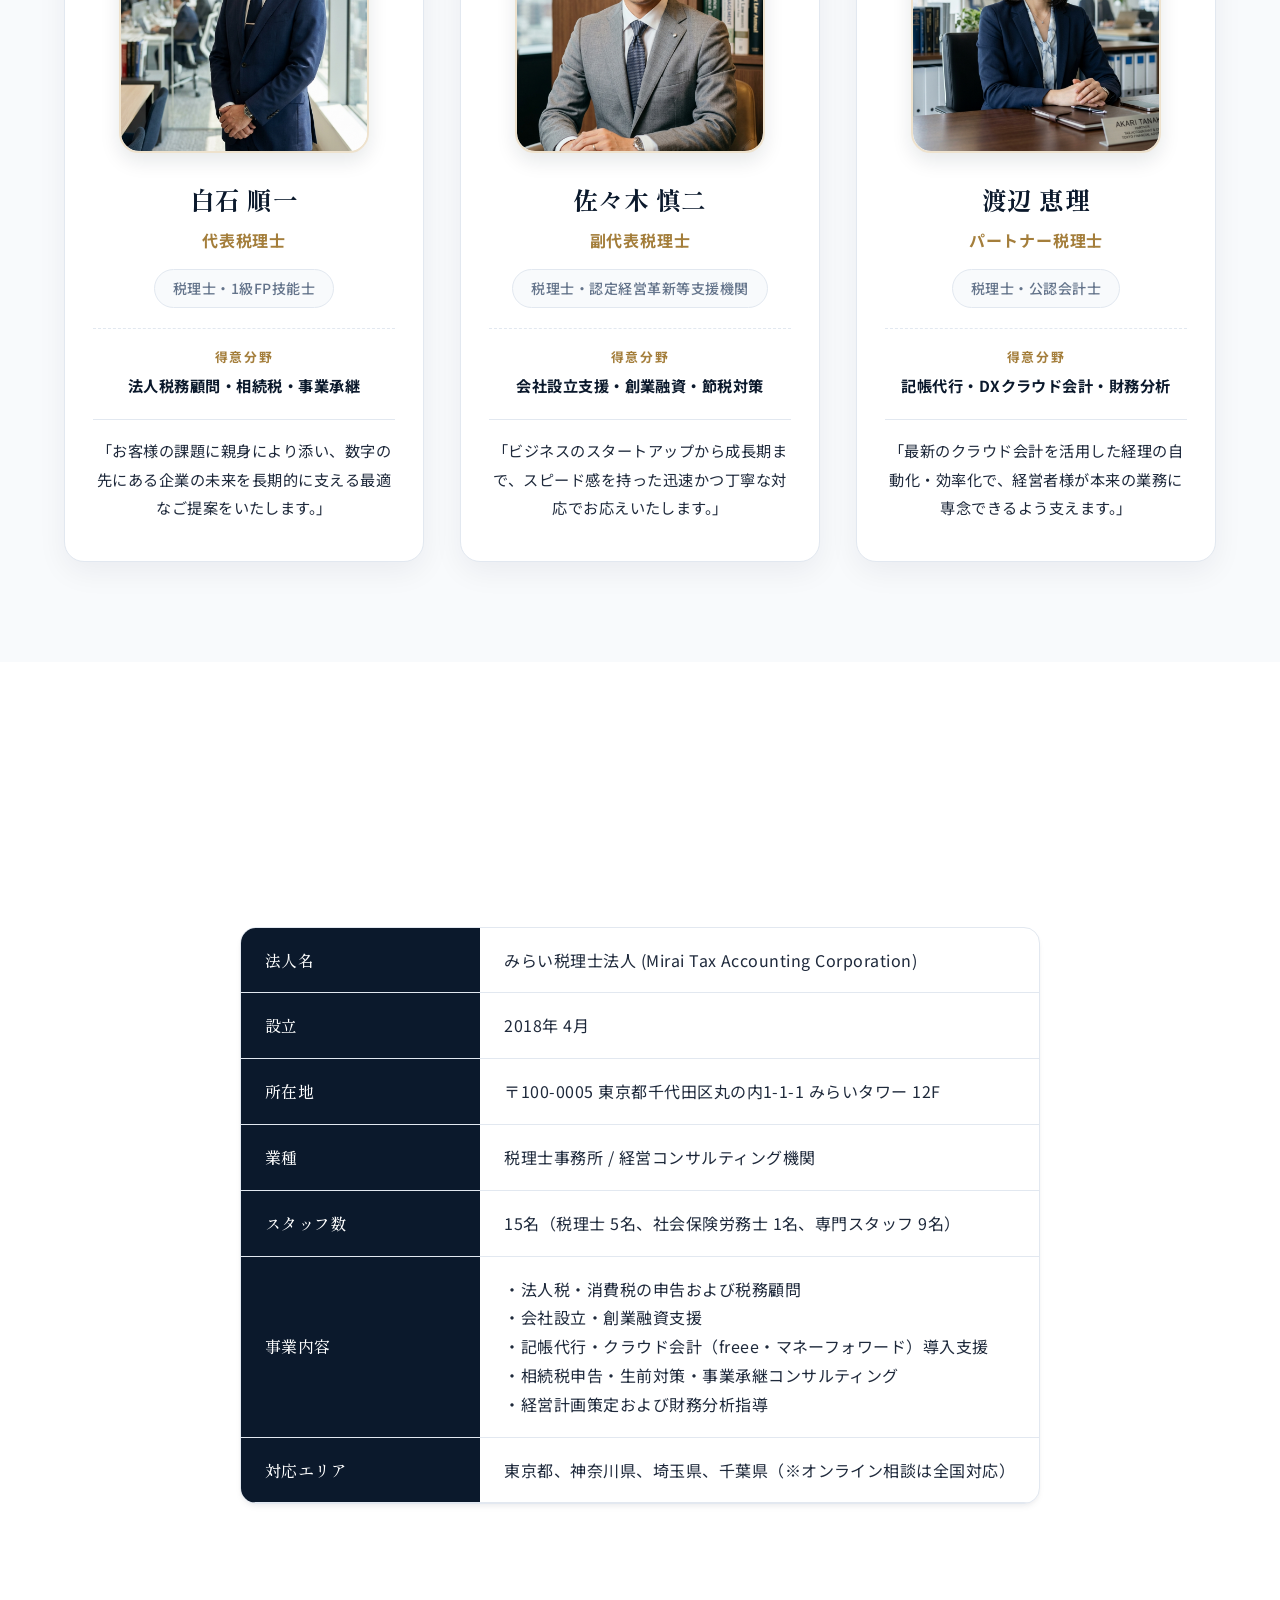
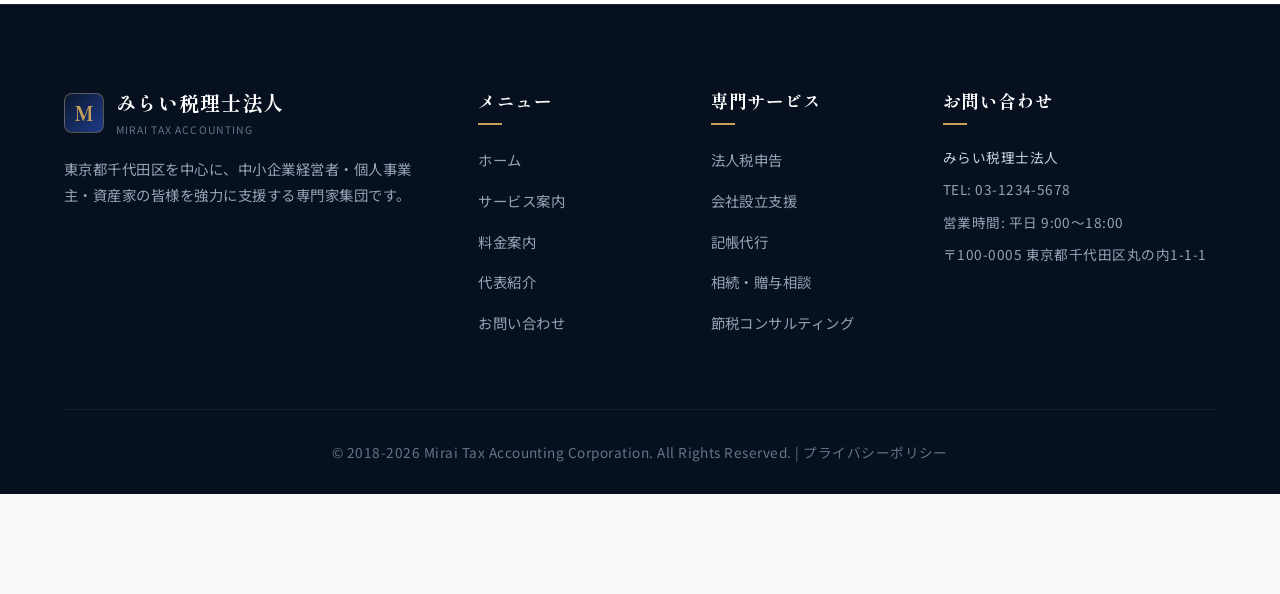
<file: about.html>
<!DOCTYPE html>
<html lang="ja">
<head>
  <meta charset="UTF-8">
  <meta name="viewport" content="width=device-width, initial-scale=1.0">
  <title>代表紹介・事務所概要 | みらい税理士法人</title>
  <meta name="description" content="みらい税理士法人の代表パートナー税理士 白石順一のプロフィール、経歴、保有資格、代表メッセージおよび事務所概要のご紹介。">
  <link rel="stylesheet" href="css/style.css">
</head>
<body>

  <!-- ヘッダー -->
  <header class="header">
    <div class="container header-container">
      <a href="index.html" class="logo">
        <div class="logo-mark">M</div>
        <div>
          <span class="logo-text">みらい税理士法人</span>
          <span class="logo-sub">MIRAI TAX ACCOUNTING</span>
        </div>
      </a>

      <nav class="nav">
        <ul class="nav-list">
          <li><a href="index.html" class="nav-link">ホーム</a></li>
          <li><a href="services.html" class="nav-link">サービス</a></li>
          <li><a href="pricing.html" class="nav-link">料金案内</a></li>
          <li><a href="about.html" class="nav-link active">代表紹介</a></li>
          <li><a href="contact.html" class="nav-link">お問い合わせ</a></li>
        </ul>
      </nav>

      <div class="header-cta">
        <a href="contact.html" class="btn btn-gold">無料相談はこちら</a>
      </div>

      <button class="hamburger" aria-label="メニューを開く">
        <span class="hamburger-line"></span>
        <span class="hamburger-line"></span>
        <span class="hamburger-line"></span>
      </button>
    </div>
  </header>

  <!-- ページヒーロー -->
  <section class="page-hero">
    <div class="container">
      <h1 class="page-hero-title">代表紹介 & 事務所概要</h1>
      <p class="page-hero-sub">ABOUT US & REPRESENTATIVE</p>
    </div>
  </section>

  <!-- 代表挨拶 & プロフィール -->
  <section class="section">
    <div class="container">
      <div class="about-split" style="align-items: flex-start;">
        <!-- 大きな代表写真 -->
        <div class="fade-in-up" style="position: sticky; top: 100px;">
          <div class="about-img-box" style="border-radius: 20px; overflow: hidden; box-shadow: var(--shadow-lg);">
            <img src="images/representative.png" alt="代表パートナー 税理士 白石 順一" style="width: 100%; height: auto;">
          </div>
          <div style="margin-top: 20px; background: var(--bg-white); padding: 24px; border-radius: 16px; border: 1px solid var(--border-color); text-align: center;">
            <h3 style="font-family: var(--font-serif); font-size: 1.5rem; color: var(--primary-navy);">白石 順一</h3>
            <p style="color: var(--accent-gold-dark); font-size: 0.9rem; margin-bottom: 12px;">Junichi Shiraishi</p>
            <p style="font-size: 0.85rem; color: var(--text-muted);">関東信越税理士会 千代田支部所属<br>税理士登録番号：第138920号</p>
          </div>
        </div>

        <!-- メッセージ・経歴・資格 -->
        <div class="fade-in-up">
          <span class="section-subtitle">MESSAGE</span>
          <h2 style="font-family: var(--font-serif); font-size: 2.1rem; color: var(--primary-navy); margin-bottom: 24px; line-height: 1.4;">
            お客様の課題を「自分のこと」として考え、共に未来を拓くパートナーへ
          </h2>

          <div style="font-size: 1.05rem; line-height: 2; color: var(--text-main); margin-bottom: 40px;">
            <p style="margin-bottom: 20px;">
              税理士の主な役割は「確定申告書の作成」や「税金の計算」と捉えられがちです。しかし、めまぐるしく変化する現代のビジネス環境において、経営者様が本当に求められているのは「決算書という過去のデータをもとに、未来の意思決定をどう行うか」という視点です。
            </p>
            <p style="margin-bottom: 20px;">
              当法人は2018年の創立以来、東京都千代田区を拠点に、中小企業経営者様、スタートアップ創業者様、個人の資産家様の税務・財務サポートに全力で取り組んでまいりました。
            </p>
            <p>
              どのような些細な疑問でも丁寧に向き合い、専門用語をわかりやすく噛み砕いて解説することをモットーとしています。「みらい税理士法人に頼んで本当によかった」と仰っていただけるよう、全スタッフ15名一丸となって誠心誠意サポートさせていただきます。
            </p>
          </div>

          <!-- 保有資格 -->
          <div style="margin-bottom: 40px;">
            <h3 style="font-family: var(--font-serif); font-size: 1.3rem; color: var(--primary-navy); border-bottom: 2px solid var(--accent-gold); padding-bottom: 8px; margin-bottom: 20px;">
              保有資格・公的役職
            </h3>
            <ul style="display: grid; grid-template-columns: repeat(auto-fit, minmax(240px, 1fr)); gap: 14px;">
              <li style="display: flex; align-items: center; gap: 10px; font-size: 0.95rem;">
                <svg width="18" height="18" fill="var(--accent-gold)" viewBox="0 0 24 24"><path d="M9 16.17L4.83 12l-1.42 1.41L9 19 21 7l-1.41-1.41z"/></svg>
                <span>国家資格 税理士</span>
              </li>
              <li style="display: flex; align-items: center; gap: 10px; font-size: 0.95rem;">
                <svg width="18" height="18" fill="var(--accent-gold)" viewBox="0 0 24 24"><path d="M9 16.17L4.83 12l-1.42 1.41L9 19 21 7l-1.41-1.41z"/></svg>
                <span>認定経営革新等支援機関</span>
              </li>
              <li style="display: flex; align-items: center; gap: 10px; font-size: 0.95rem;">
                <svg width="18" height="18" fill="var(--accent-gold)" viewBox="0 0 24 24"><path d="M9 16.17L4.83 12l-1.42 1.41L9 19 21 7l-1.41-1.41z"/></svg>
                <span>1級ファイナンシャル・プランニング技能士</span>
              </li>
              <li style="display: flex; align-items: center; gap: 10px; font-size: 0.95rem;">
                <svg width="18" height="18" fill="var(--accent-gold)" viewBox="0 0 24 24"><path d="M9 16.17L4.83 12l-1.42 1.41L9 19 21 7l-1.41-1.41z"/></svg>
                <span>事業承継・M&Aエキスパート</span>
              </li>
            </ul>
          </div>

          <!-- 略歴タイムライン -->
          <div>
            <h3 style="font-family: var(--font-serif); font-size: 1.3rem; color: var(--primary-navy); border-bottom: 2px solid var(--accent-gold); padding-bottom: 8px; margin-bottom: 20px;">
              略歴・キャリア
            </h3>
            <div style="border-left: 2px solid var(--border-color); padding-left: 20px; display: grid; gap: 20px;">
              <div>
                <span style="font-size: 0.85rem; color: var(--accent-gold-dark); font-weight: 700;">2004年 3月</span>
                <p style="font-weight: 700; color: var(--primary-navy);">東京大学経済学部 経営学科卒業</p>
              </div>
              <div>
                <span style="font-size: 0.85rem; color: var(--accent-gold-dark); font-weight: 700;">2004年 4月</span>
                <p style="font-weight: 700; color: var(--primary-navy);">大手監査法人（Deloitteグループ）入所</p>
                <p style="font-size: 0.9rem; color: var(--text-muted);">上場企業の会計監査、IPO（株式公開）支援に従事。</p>
              </div>
              <div>
                <span style="font-size: 0.85rem; color: var(--accent-gold-dark); font-weight: 700;">2011年 9月</span>
                <p style="font-weight: 700; color: var(--primary-navy);">大手総合税理士法人に移籍</p>
                <p style="font-size: 0.9rem; color: var(--text-muted);">オーナー企業の事業承継、組織再編、相続税申告案件のリーダーとして活躍。</p>
              </div>
              <div>
                <span style="font-size: 0.85rem; color: var(--accent-gold-dark); font-weight: 700;">2018年 4月</span>
                <p style="font-weight: 700; color: var(--primary-navy);">「みらい税理士法人」を設立し代表パートナーに就任</p>
                <p style="font-size: 0.9rem; color: var(--text-muted);">千代田区丸の内に事務所を開設。顧問先300社超の事務所へ成長させる。</p>
              </div>
            </div>
          </div>
        </div>
      </div>
    </div>
  <!-- 役員・パートナー紹介 -->
  <section class="section section-bg-light">
    <div class="container">
      <div class="section-header fade-in-up">
        <span class="section-subtitle">PARTNERS</span>
        <h2 class="section-title">役員・パートナー陣のご紹介</h2>
      </div>

      <div class="members-grid">
        <!-- メンバー 1: 白石 順一 -->
        <div class="member-card fade-in-up">
          <div class="member-img-wrapper">
            <img src="images/member_1.png" alt="代表税理士 白石 順一">
          </div>
          <h3 class="member-name">白石 順一</h3>
          <p class="member-role">代表税理士</p>
          <div class="member-credentials">税理士・1級FP技能士</div>
          
          <div class="member-specialty-box">
            <div class="member-specialty-label">得意分野</div>
            <div class="member-specialty-val">法人税務顧問・相続税・事業承継</div>
          </div>

          <p class="member-message">
            「お客様の課題に親身により添い、数字の先にある企業の未来を長期的に支える最適なご提案をいたします。」
          </p>
        </div>

        <!-- メンバー 2: 佐々木 慎二 -->
        <div class="member-card fade-in-up">
          <div class="member-img-wrapper">
            <!-- キャッシュ回避用の新しい画像ファイルパスを指定 -->
            <img src="images/member_2_new.png" alt="副代表税理士 佐々木 慎二">
          </div>
          <h3 class="member-name">佐々木 慎二</h3>
          <p class="member-role">副代表税理士</p>
          <div class="member-credentials">税理士・認定経営革新等支援機関</div>
          
          <div class="member-specialty-box">
            <div class="member-specialty-label">得意分野</div>
            <div class="member-specialty-val">会社設立支援・創業融資・節税対策</div>
          </div>

          <p class="member-message">
            「ビジネスのスタートアップから成長期まで、スピード感を持った迅速かつ丁寧な対応でお応えいたします。」
          </p>
        </div>

        <!-- メンバー 3: 渡辺 恵理 -->
        <div class="member-card fade-in-up">
          <div class="member-img-wrapper">
            <img src="images/member_3.png" alt="パートナー税理士 渡辺 恵理">
          </div>
          <h3 class="member-name">渡辺 恵理</h3>
          <p class="member-role">パートナー税理士</p>
          <div class="member-credentials">税理士・公認会計士</div>
          
          <div class="member-specialty-box">
            <div class="member-specialty-label">得意分野</div>
            <div class="member-specialty-val">記帳代行・DXクラウド会計・財務分析</div>
          </div>

          <p class="member-message">
            「最新のクラウド会計を活用した経理の自動化・効率化で、経営者様が本来の業務に専念できるよう支えます。」
          </p>
        </div>
      </div>
    </div>
  </section>

  <!-- 事務所概要 -->
  <section class="section section-bg-white">
    <div class="container">
      <div class="section-header fade-in-up">
        <span class="section-subtitle">OUTLINE</span>
        <h2 class="section-title">事務所概要</h2>
      </div>

      <div class="pricing-table-container fade-in-up" style="max-width: 800px; margin: 0 auto;">
        <table class="pricing-table">
          <tbody>
            <tr>
              <th style="width: 30%;">法人名</th>
              <td>みらい税理士法人 (Mirai Tax Accounting Corporation)</td>
            </tr>
            <tr>
              <th>設立</th>
              <td>2018年 4月</td>
            </tr>
            <tr>
              <th>所在地</th>
              <td>〒100-0005 東京都千代田区丸の内1-1-1 みらいタワー 12F</td>
            </tr>
            <tr>
              <th>業種</th>
              <td>税理士事務所 / 経営コンサルティング機関</td>
            </tr>
            <tr>
              <th>スタッフ数</th>
              <td>15名（税理士 5名、社会保険労務士 1名、専門スタッフ 9名）</td>
            </tr>
            <tr>
              <th>事業内容</th>
              <td>
                ・法人税・消費税の申告および税務顧問<br>
                ・会社設立・創業融資支援<br>
                ・記帳代行・クラウド会計（freee・マネーフォワード）導入支援<br>
                ・相続税申告・生前対策・事業承継コンサルティング<br>
                ・経営計画策定および財務分析指導
              </td>
            </tr>
            <tr>
              <th>対応エリア</th>
              <td>東京都、神奈川県、埼玉県、千葉県（※オンライン相談は全国対応）</td>
            </tr>
          </tbody>
        </table>
      </div>
    </div>
  </section>

  <!-- フッター -->
  <footer class="footer">
    <div class="container">
      <div class="footer-top">
        <div class="footer-about">
          <a href="index.html" class="logo">
            <div class="logo-mark">M</div>
            <div>
              <span class="logo-text">みらい税理士法人</span>
              <span class="logo-sub" style="color: #64748B;">MIRAI TAX ACCOUNTING</span>
            </div>
          </a>
          <p class="footer-desc">
            東京都千代田区を中心に、中小企業経営者・個人事業主・資産家の皆様を強力に支援する専門家集団です。
          </p>
        </div>

        <div>
          <h4 class="footer-title">メニュー</h4>
          <ul class="footer-links">
            <li><a href="index.html">ホーム</a></li>
            <li><a href="services.html">サービス案内</a></li>
            <li><a href="pricing.html">料金案内</a></li>
            <li><a href="about.html">代表紹介</a></li>
            <li><a href="contact.html">お問い合わせ</a></li>
          </ul>
        </div>

        <div>
          <h4 class="footer-title">専門サービス</h4>
          <ul class="footer-links">
            <li><a href="services.html#service-1">法人税申告</a></li>
            <li><a href="services.html#service-2">会社設立支援</a></li>
            <li><a href="services.html#service-3">記帳代行</a></li>
            <li><a href="services.html#service-4">相続・贈与相談</a></li>
            <li><a href="services.html#service-5">節税コンサルティング</a></li>
          </ul>
        </div>

        <div>
          <h4 class="footer-title">お問い合わせ</h4>
          <p style="font-size: 0.85rem; margin-bottom: 8px; color: #CBD5E1;">みらい税理士法人</p>
          <p style="font-size: 0.85rem; margin-bottom: 8px; color: #94A3B8;">TEL: 03-1234-5678</p>
          <p style="font-size: 0.85rem; margin-bottom: 8px; color: #94A3B8;">営業時間: 平日 9:00〜18:00</p>
          <p style="font-size: 0.85rem; color: #94A3B8;">〒100-0005 東京都千代田区丸の内1-1-1</p>
        </div>
      </div>

      <div class="footer-bottom">
        <p>&copy; 2018-2026 Mirai Tax Accounting Corporation. All Rights Reserved. | <a href="#" style="color: #64748B;">プライバシーポリシー</a></p>
      </div>
    </div>
  </footer>

  <script src="js/main.js"></script>
</body>
</html>
</file>
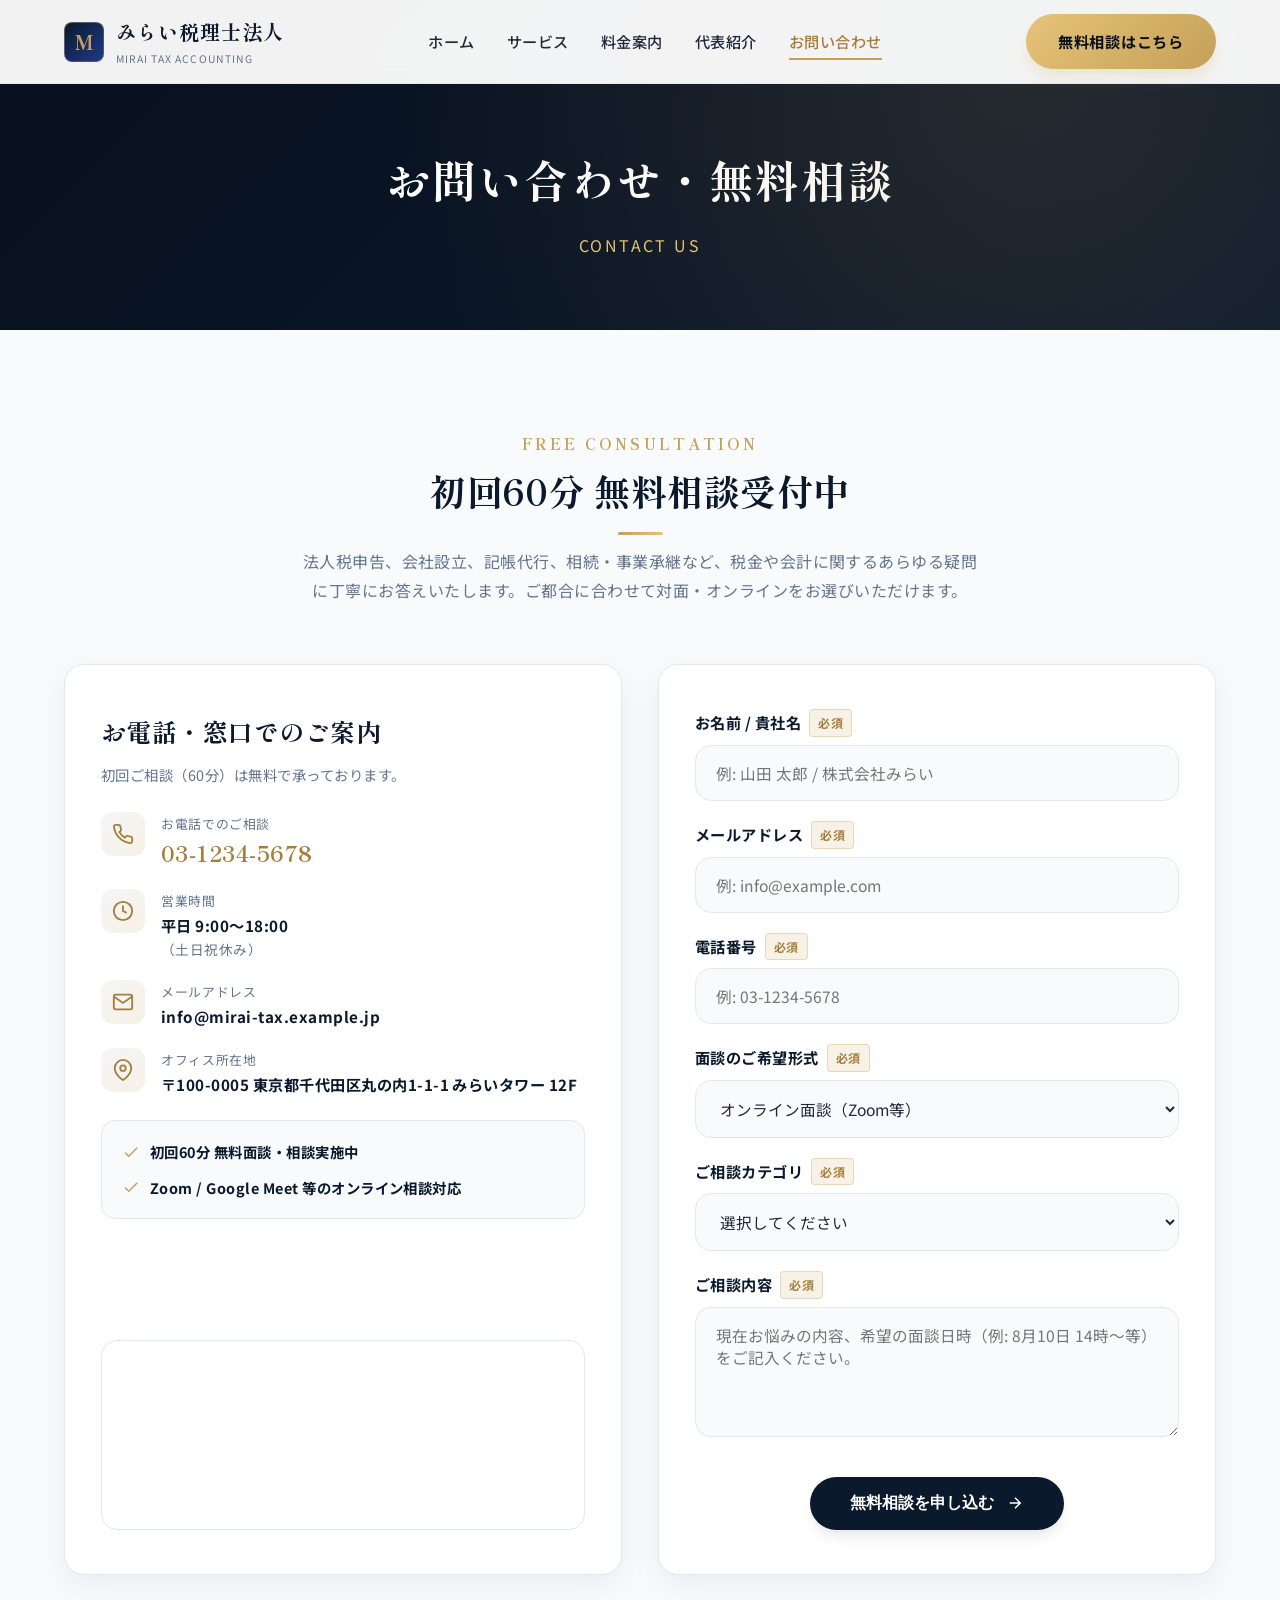
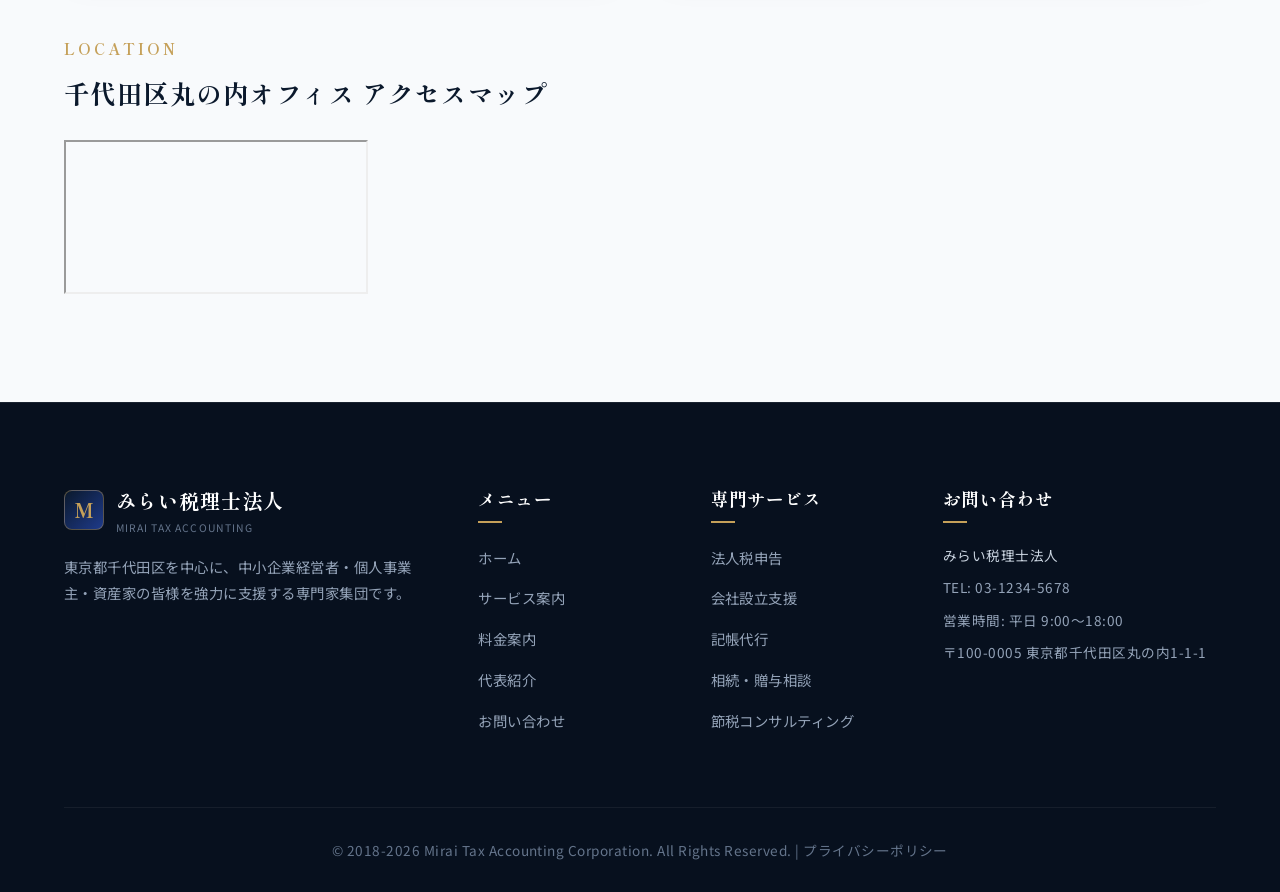
<file: contact.html>
<!DOCTYPE html>
<html lang="ja">
<head>
  <meta charset="UTF-8">
  <meta name="viewport" content="width=device-width, initial-scale=1.0">
  <title>お問い合わせ・無料相談予約 | みらい税理士法人</title>
  <meta name="description" content="みらい税理士法人へのお問い合わせ・初回60分無料相談のお申込みフォーム。電話番号、メールアドレス、アクセス地図（Googleマップ）、営業時間を掲載しています。">
  <link rel="stylesheet" href="css/style.css">
</head>
<body>

  <!-- ヘッダー -->
  <header class="header">
    <div class="container header-container">
      <a href="index.html" class="logo">
        <div class="logo-mark">M</div>
        <div>
          <span class="logo-text">みらい税理士法人</span>
          <span class="logo-sub">MIRAI TAX ACCOUNTING</span>
        </div>
      </a>

      <nav class="nav">
        <ul class="nav-list">
          <li><a href="index.html" class="nav-link">ホーム</a></li>
          <li><a href="services.html" class="nav-link">サービス</a></li>
          <li><a href="pricing.html" class="nav-link">料金案内</a></li>
          <li><a href="about.html" class="nav-link">代表紹介</a></li>
          <li><a href="contact.html" class="nav-link active">お問い合わせ</a></li>
        </ul>
      </nav>

      <div class="header-cta">
        <a href="contact.html" class="btn btn-gold">無料相談はこちら</a>
      </div>

      <button class="hamburger" aria-label="メニューを開く">
        <span class="hamburger-line"></span>
        <span class="hamburger-line"></span>
        <span class="hamburger-line"></span>
      </button>
    </div>
  </header>

  <!-- ページヒーロー -->
  <section class="page-hero">
    <div class="container">
      <h1 class="page-hero-title">お問い合わせ・無料相談</h1>
      <p class="page-hero-sub">CONTACT US</p>
    </div>
  </section>

  <!-- お問い合わせメインセクション -->
  <section class="section">
    <div class="container">
      <div class="section-header fade-in-up">
        <span class="section-subtitle">FREE CONSULTATION</span>
        <h2 class="section-title">初回60分 無料相談受付中</h2>
        <p style="color: var(--text-muted); margin-top: 12px; font-size: 1rem; max-width: 680px; margin-left: auto; margin-right: auto;">
          法人税申告、会社設立、記帳代行、相続・事業承継など、税金や会計に関するあらゆる疑問に丁寧にお答えいたします。ご都合に合わせて対面・オンラインをお選びいただけます。
        </p>
      </div>

      <div class="contact-wrapper">
        <!-- 左側：お問い合わせ情報カード -->
        <div class="contact-info-card fade-in-up">
          <div>
            <div class="contact-info-header">
              <h3 class="contact-info-title">お電話・窓口でのご案内</h3>
              <p style="font-size: 0.9rem; color: var(--text-muted);">初回ご相談（60分）は無料で承っております。</p>
            </div>

            <div class="info-item-list">
              <!-- 電話 -->
              <div class="info-item-row">
                <div class="info-icon-badge">
                  <svg width="22" height="22" fill="none" stroke="currentColor" stroke-width="2" viewBox="0 0 24 24"><path d="M22 16.92v3a2 2 0 0 1-2.18 2 19.79 19.79 0 0 1-8.63-3.07 19.5 19.5 0 0 1-6-6 19.79 19.79 0 0 1-3.07-8.67A2 2 0 0 1 4.11 2h3a2 2 0 0 1 2 1.72 12.84 12.84 0 0 0 .7 2.81 2 2 0 0 1-.45 2.11L8.09 9.91a16 16 0 0 0 6 6l1.27-1.27a2 2 0 0 1 2.11-.45 12.84 12.84 0 0 0 2.81.7A2 2 0 0 1 22 16.92z"/></svg>
                </div>
                <div class="info-item-content">
                  <div class="info-item-label">お電話でのご相談</div>
                  <div class="info-item-text" style="font-size: 1.35rem; font-family: var(--font-serif); color: var(--accent-gold-dark);">03-1234-5678</div>
                </div>
              </div>

              <!-- 営業時間 -->
              <div class="info-item-row">
                <div class="info-icon-badge">
                  <svg width="22" height="22" fill="none" stroke="currentColor" stroke-width="2" viewBox="0 0 24 24"><circle cx="12" cy="12" r="10"/><polyline points="12 6 12 12 16 14"/></svg>
                </div>
                <div class="info-item-content">
                  <div class="info-item-label">営業時間</div>
                  <div class="info-item-text">
                    平日 9:00〜18:00<br>
                    <span style="font-size: 0.85rem; color: var(--text-muted); font-weight: normal;">（土日祝休み）</span>
                  </div>
                </div>
              </div>

              <!-- メール -->
              <div class="info-item-row">
                <div class="info-icon-badge">
                  <svg width="22" height="22" fill="none" stroke="currentColor" stroke-width="2" viewBox="0 0 24 24"><path d="M4 4h16c1.1 0 2 .9 2 2v12c0 1.1-.9 2-2 2H4c-1.1 0-2-.9-2-2V6c0-1.1.9-2 2-2z"/><polyline points="22,6 12,13 2,6"/></svg>
                </div>
                <div class="info-item-content">
                  <div class="info-item-label">メールアドレス</div>
                  <div class="info-item-text">info@mirai-tax.example.jp</div>
                </div>
              </div>

              <!-- 所在地 -->
              <div class="info-item-row">
                <div class="info-icon-badge">
                  <svg width="22" height="22" fill="none" stroke="currentColor" stroke-width="2" viewBox="0 0 24 24"><path d="M21 10c0 7-9 13-9 13s-9-6-9-13a9 9 0 0 1 18 0z"/><circle cx="12" cy="10" r="3"/></svg>
                </div>
                <div class="info-item-content">
                  <div class="info-item-label">オフィス所在地</div>
                  <div class="info-item-text">〒100-0005 東京都千代田区丸の内1-1-1 みらいタワー 12F</div>
                </div>
              </div>
            </div>

            <!-- アピールピル -->
            <div class="info-features-box">
              <div class="info-feature-pill">
                <svg width="18" height="18" fill="currentColor" viewBox="0 0 24 24"><path d="M9 16.17L4.83 12l-1.42 1.41L9 19 21 7l-1.41-1.41z"/></svg>
                <span>初回60分 無料面談・相談実施中</span>
              </div>
              <div class="info-feature-pill">
                <svg width="18" height="18" fill="currentColor" viewBox="0 0 24 24"><path d="M9 16.17L4.83 12l-1.42 1.41L9 19 21 7l-1.41-1.41z"/></svg>
                <span>Zoom / Google Meet 等のオンライン相談対応</span>
              </div>
            </div>
          </div>

          <!-- 千代田区Googleマップ -->
          <div class="contact-map-small">
            <iframe src="https://www.google.com/maps/embed?pb=!1m18!1m12!1m3!1d3240.828030588667!2d139.76493611525877!3d35.68123618019432!2m3!1f0!2f0!3f0!3m2!1i1024!2i768!4f13.1!3m3!1m2!1s0x60188bfbd89f700b%3A0x277c49ba34ed38!2zVG9reW8gU3RhdGlvbg!5e0!3m2!1sen!2sjp!4v1650000000000!5m2!1sen!2sjp" allowfullscreen="" loading="lazy" referrerpolicy="no-referrer-when-downgrade"></iframe>
          </div>
        </div>

        <!-- 右側：お問い合わせフォームカード -->
        <div class="contact-form-card fade-in-up">
          <form id="contactForm">
            <div class="form-group">
              <label class="form-label" for="name">
                お名前 / 貴社名 <span class="tag-required">必須</span>
              </label>
              <input type="text" id="name" class="form-control" placeholder="例: 山田 太郎 / 株式会社みらい" required>
            </div>

            <div class="form-group">
              <label class="form-label" for="email">
                メールアドレス <span class="tag-required">必須</span>
              </label>
              <input type="email" id="email" class="form-control" placeholder="例: info@example.com" required>
            </div>

            <div class="form-group">
              <label class="form-label" for="phone">
                電話番号 <span class="tag-required">必須</span>
              </label>
              <input type="tel" id="phone" class="form-control" placeholder="例: 03-1234-5678" required>
            </div>

            <div class="form-group">
              <label class="form-label" for="meeting_type">
                面談のご希望形式 <span class="tag-required">必須</span>
              </label>
              <select id="meeting_type" class="form-control" required>
                <option value="オンライン（Zoom/Google Meet）">オンライン面談（Zoom等）</option>
                <option value="当事務所での対面面談">当事務所での対面面談（千代田区丸の内）</option>
                <option value="貴社へのご訪問">貴社へのご訪問（都内近郊）</option>
                <option value="メールのみでの回答要望">メールのみでの回答希望</option>
              </select>
            </div>

            <div class="form-group">
              <label class="form-label" for="category">
                ご相談カテゴリ <span class="tag-required">必須</span>
              </label>
              <select id="category" class="form-control" required>
                <option value="">選択してください</option>
                <option value="法人税顧問">法人税顧問・月次決算について</option>
                <option value="会社設立">会社設立・創業融資のご相談</option>
                <option value="記帳代行">記帳代行・クラウド会計導入</option>
                <option value="相続贈与">相続税申告・生前対策</option>
                <option value="節税相談">節税対策・税金セカンドオピニオン</option>
                <option value="その他">その他のお問合せ</option>
              </select>
            </div>

            <div class="form-group">
              <label class="form-label" for="message">
                ご相談内容 <span class="tag-required">必須</span>
              </label>
              <textarea id="message" class="form-control" placeholder="現在お悩みの内容、希望の面談日時（例: 8月10日 14時〜等）をご記入ください。" required></textarea>
            </div>

            <div style="text-align: center;">
              <button type="submit" class="btn-submit-navy">
                <span>無料相談を申し込む</span>
                <svg width="18" height="18" fill="none" stroke="currentColor" stroke-width="2" viewBox="0 0 24 24"><path d="M5 12h14M12 5l7 7-7 7"/></svg>
              </button>
            </div>
          </form>
        </div>
      </div>

      <!-- Googleマップ -->
      <div style="margin-top: 60px;">
        <div class="section-header fade-in-up" style="margin-bottom: 24px; text-align: left;">
          <span class="section-subtitle">LOCATION</span>
          <h3 style="font-family: var(--font-serif); font-size: 1.6rem; color: var(--primary-navy);">千代田区丸の内オフィス アクセスマップ</h3>
        </div>
        <div class="map-container fade-in-up">
          <iframe src="https://www.google.com/maps/embed?pb=!1m18!1m12!1m3!1d3240.828030588667!2d139.76493611525877!3d35.68123618019432!2m3!1f0!2f0!3f0!3m2!1i1024!2i768!4f13.1!3m3!1m2!1s0x60188bfbd89f700b%3A0x277c49ba34ed38!2zVG9reW8gU3RhdGlvbg!5e0!3m2!1sen!2sjp!4v1650000000000!5m2!1sen!2sjp" allowfullscreen="" loading="lazy" referrerpolicy="no-referrer-when-downgrade"></iframe>
        </div>
      </div>
    </div>
  </section>

  <!-- モーダル（送信完了表示） -->
  <div class="modal" id="successModal">
    <div class="modal-content">
      <div class="modal-icon">✓</div>
      <h3 class="modal-title">お問い合わせ受付完了</h3>
      <p style="color: var(--text-muted); font-size: 0.95rem; margin-bottom: 24px; line-height: 1.7;">
        お問い合わせありがとうございます。送信が完了いたしました。<br>
        担当者より1営業日以内にご返信申し上げます。
      </p>
      <button class="btn btn-navy" id="closeModalBtn">閉じる</button>
    </div>
  </div>

  <!-- フッター -->
  <footer class="footer">
    <div class="container">
      <div class="footer-top">
        <div class="footer-about">
          <a href="index.html" class="logo">
            <div class="logo-mark">M</div>
            <div>
              <span class="logo-text">みらい税理士法人</span>
              <span class="logo-sub" style="color: #64748B;">MIRAI TAX ACCOUNTING</span>
            </div>
          </a>
          <p class="footer-desc">
            東京都千代田区を中心に、中小企業経営者・個人事業主・資産家の皆様を強力に支援する専門家集団です。
          </p>
        </div>

        <div>
          <h4 class="footer-title">メニュー</h4>
          <ul class="footer-links">
            <li><a href="index.html">ホーム</a></li>
            <li><a href="services.html">サービス案内</a></li>
            <li><a href="pricing.html">料金案内</a></li>
            <li><a href="about.html">代表紹介</a></li>
            <li><a href="contact.html">お問い合わせ</a></li>
          </ul>
        </div>

        <div>
          <h4 class="footer-title">専門サービス</h4>
          <ul class="footer-links">
            <li><a href="services.html#service-1">法人税申告</a></li>
            <li><a href="services.html#service-2">会社設立支援</a></li>
            <li><a href="services.html#service-3">記帳代行</a></li>
            <li><a href="services.html#service-4">相続・贈与相談</a></li>
            <li><a href="services.html#service-5">節税コンサルティング</a></li>
          </ul>
        </div>

        <div>
          <h4 class="footer-title">お問い合わせ</h4>
          <p style="font-size: 0.85rem; margin-bottom: 8px; color: #CBD5E1;">みらい税理士法人</p>
          <p style="font-size: 0.85rem; margin-bottom: 8px; color: #94A3B8;">TEL: 03-1234-5678</p>
          <p style="font-size: 0.85rem; margin-bottom: 8px; color: #94A3B8;">営業時間: 平日 9:00〜18:00</p>
          <p style="font-size: 0.85rem; color: #94A3B8;">〒100-0005 東京都千代田区丸の内1-1-1</p>
        </div>
      </div>

      <div class="footer-bottom">
        <p>&copy; 2018-2026 Mirai Tax Accounting Corporation. All Rights Reserved. | <a href="#" style="color: #64748B;">プライバシーポリシー</a></p>
      </div>
    </div>
  </footer>

  <script src="js/main.js"></script>
</body>
</html>
</file>
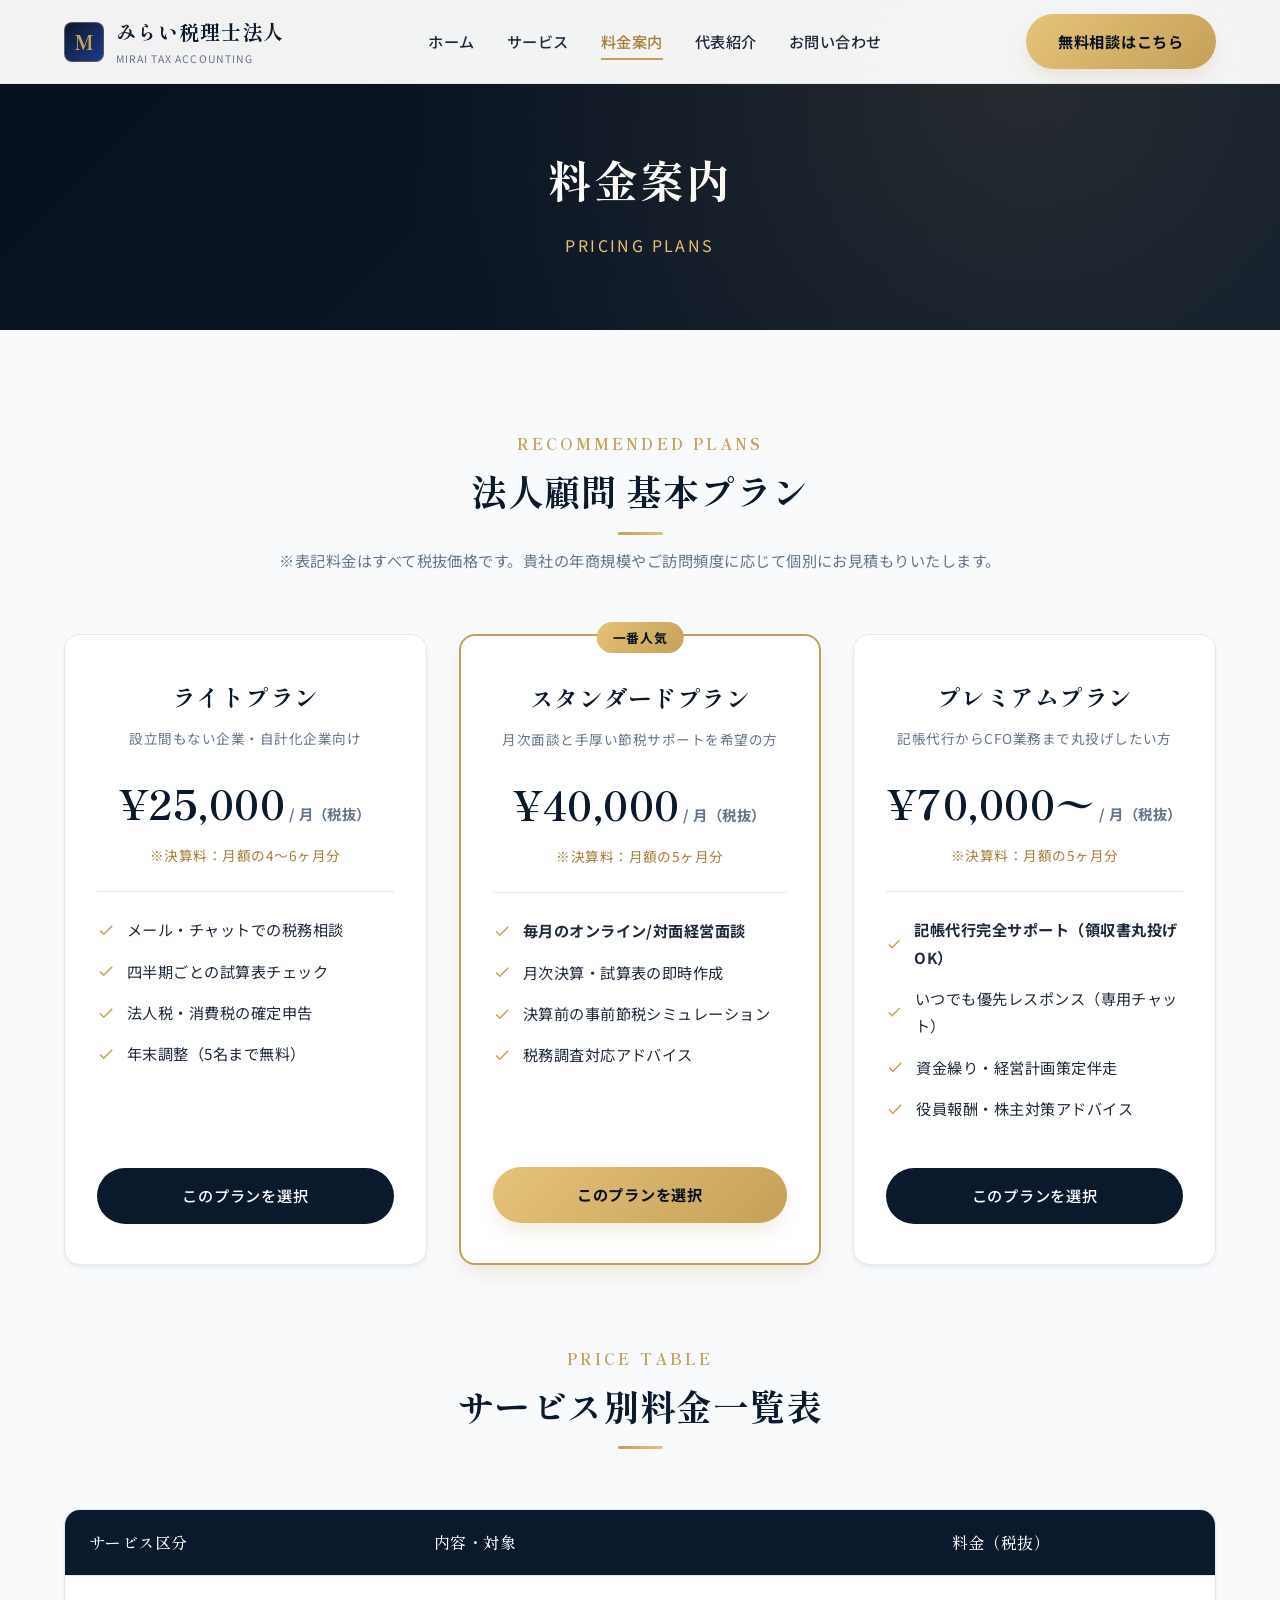
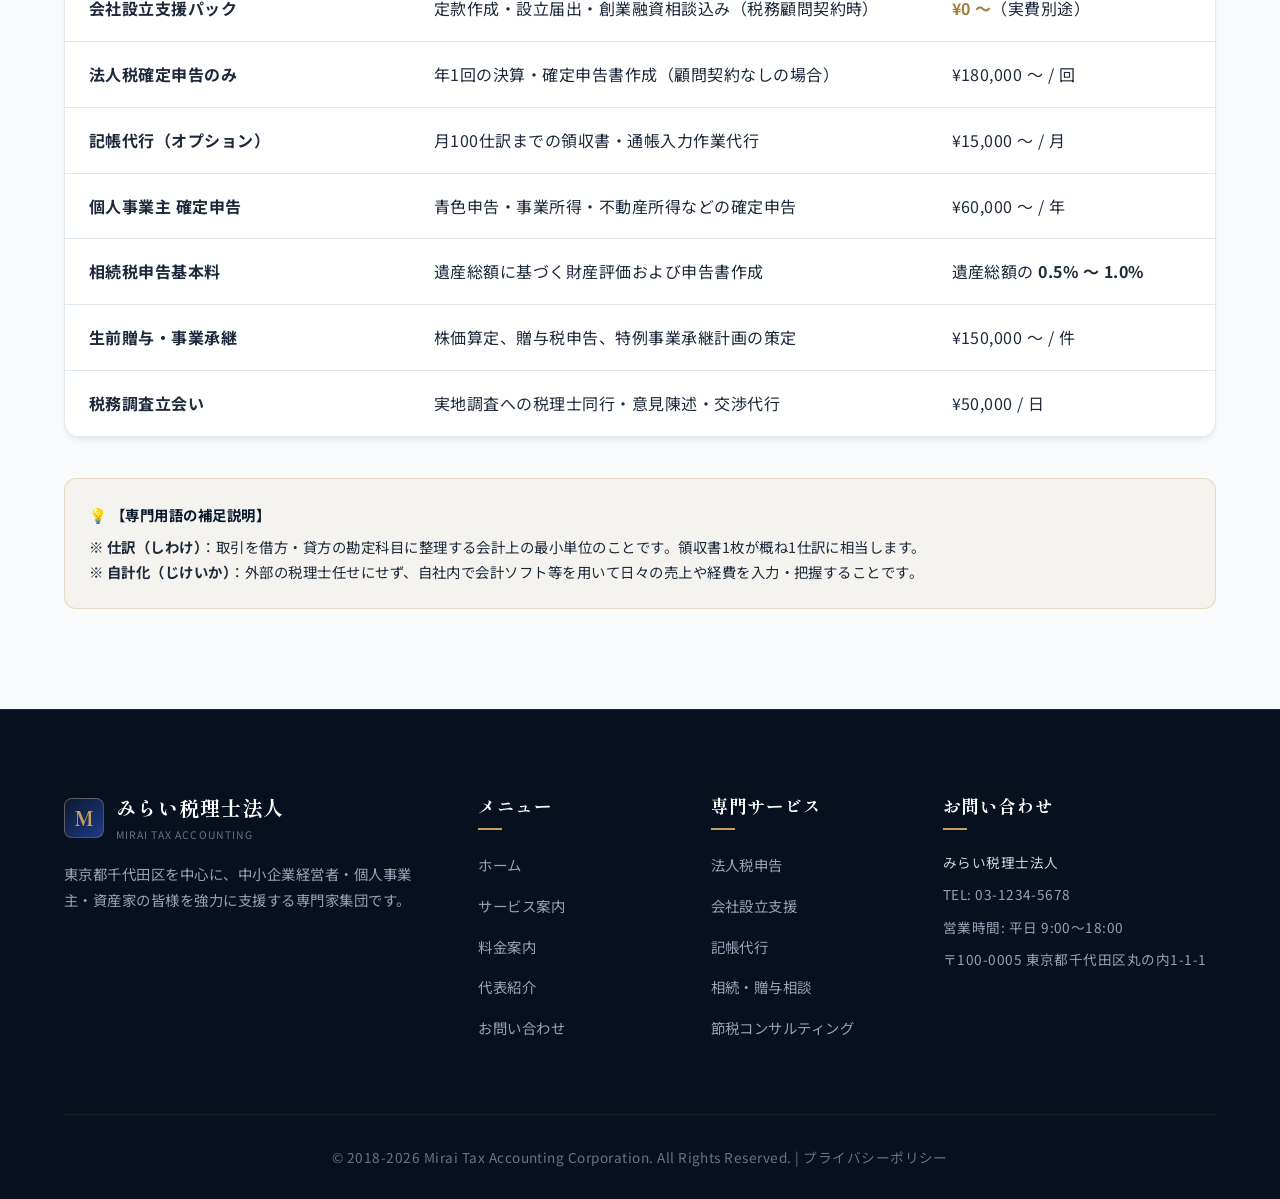
<file: pricing.html>
<!DOCTYPE html>
<html lang="ja">
<head>
  <meta charset="UTF-8">
  <meta name="viewport" content="width=device-width, initial-scale=1.0">
  <title>料金案内 | みらい税理士法人</title>
  <meta name="description" content="みらい税理士法人の明確な料金プラン。法人顧問料、決算料、会社設立パック、相続税申告などの基本料金一覧と明確な見積体系のご案内。">
  <link rel="stylesheet" href="css/style.css">
</head>
<body>

  <!-- ヘッダー -->
  <header class="header">
    <div class="container header-container">
      <a href="index.html" class="logo">
        <div class="logo-mark">M</div>
        <div>
          <span class="logo-text">みらい税理士法人</span>
          <span class="logo-sub">MIRAI TAX ACCOUNTING</span>
        </div>
      </a>

      <nav class="nav">
        <ul class="nav-list">
          <li><a href="index.html" class="nav-link">ホーム</a></li>
          <li><a href="services.html" class="nav-link">サービス</a></li>
          <li><a href="pricing.html" class="nav-link active">料金案内</a></li>
          <li><a href="about.html" class="nav-link">代表紹介</a></li>
          <li><a href="contact.html" class="nav-link">お問い合わせ</a></li>
        </ul>
      </nav>

      <div class="header-cta">
        <a href="contact.html" class="btn btn-gold">無料相談はこちら</a>
      </div>

      <button class="hamburger" aria-label="メニューを開く">
        <span class="hamburger-line"></span>
        <span class="hamburger-line"></span>
        <span class="hamburger-line"></span>
      </button>
    </div>
  </header>

  <!-- ページヒーロー -->
  <section class="page-hero">
    <div class="container">
      <h1 class="page-hero-title">料金案内</h1>
      <p class="page-hero-sub">PRICING PLANS</p>
    </div>
  </section>

  <!-- メインコンテンツ -->
  <section class="section">
    <div class="container">
      <div class="section-header fade-in-up">
        <span class="section-subtitle">RECOMMENDED PLANS</span>
        <h2 class="section-title">法人顧問 基本プラン</h2>
        <p style="color: var(--text-muted); margin-top: 12px; font-size: 0.95rem;">
          ※表記料金はすべて税抜価格です。貴社の年商規模やご訪問頻度に応じて個別にお見積もりいたします。
        </p>
      </div>

      <!-- おすすめ料金プランカード -->
      <div class="pricing-grid">
        <!-- プラン 1: スタートアップ -->
        <div class="pricing-card fade-in-up">
          <div class="pricing-header">
            <h3 class="pricing-title">ライトプラン</h3>
            <p style="font-size: 0.85rem; color: var(--text-muted); margin-bottom: 16px;">設立間もない企業・自計化企業向け</p>
            <div class="pricing-price">¥25,000<span class="pricing-unit"> / 月（税抜）</span></div>
            <p style="font-size: 0.85rem; color: var(--accent-gold-dark); margin-top: 4px;">※決算料：月額の4〜6ヶ月分</p>
          </div>
          <div class="pricing-features">
            <div class="pricing-feature-item">
              <svg width="18" height="18" fill="var(--accent-gold)" viewBox="0 0 24 24"><path d="M9 16.17L4.83 12l-1.42 1.41L9 19 21 7l-1.41-1.41z"/></svg>
              <span>メール・チャットでの税務相談</span>
            </div>
            <div class="pricing-feature-item">
              <svg width="18" height="18" fill="var(--accent-gold)" viewBox="0 0 24 24"><path d="M9 16.17L4.83 12l-1.42 1.41L9 19 21 7l-1.41-1.41z"/></svg>
              <span>四半期ごとの試算表チェック</span>
            </div>
            <div class="pricing-feature-item">
              <svg width="18" height="18" fill="var(--accent-gold)" viewBox="0 0 24 24"><path d="M9 16.17L4.83 12l-1.42 1.41L9 19 21 7l-1.41-1.41z"/></svg>
              <span>法人税・消費税の確定申告</span>
            </div>
            <div class="pricing-feature-item">
              <svg width="18" height="18" fill="var(--accent-gold)" viewBox="0 0 24 24"><path d="M9 16.17L4.83 12l-1.42 1.41L9 19 21 7l-1.41-1.41z"/></svg>
              <span>年末調整（5名まで無料）</span>
            </div>
          </div>
          <a href="contact.html" class="btn btn-navy" style="width: 100%;">このプランを選択</a>
        </div>

        <!-- プラン 2: スタンダード (一番人気) -->
        <div class="pricing-card featured fade-in-up">
          <div class="pricing-card-badge">一番人気</div>
          <div class="pricing-header">
            <h3 class="pricing-title">スタンダードプラン</h3>
            <p style="font-size: 0.85rem; color: var(--text-muted); margin-bottom: 16px;">月次面談と手厚い節税サポートを希望の方</p>
            <div class="pricing-price">¥40,000<span class="pricing-unit"> / 月（税抜）</span></div>
            <p style="font-size: 0.85rem; color: var(--accent-gold-dark); margin-top: 4px;">※決算料：月額の5ヶ月分</p>
          </div>
          <div class="pricing-features">
            <div class="pricing-feature-item">
              <svg width="18" height="18" fill="var(--accent-gold)" viewBox="0 0 24 24"><path d="M9 16.17L4.83 12l-1.42 1.41L9 19 21 7l-1.41-1.41z"/></svg>
              <span><strong>毎月のオンライン/対面経営面談</strong></span>
            </div>
            <div class="pricing-feature-item">
              <svg width="18" height="18" fill="var(--accent-gold)" viewBox="0 0 24 24"><path d="M9 16.17L4.83 12l-1.42 1.41L9 19 21 7l-1.41-1.41z"/></svg>
              <span>月次決算・試算表の即時作成</span>
            </div>
            <div class="pricing-feature-item">
              <svg width="18" height="18" fill="var(--accent-gold)" viewBox="0 0 24 24"><path d="M9 16.17L4.83 12l-1.42 1.41L9 19 21 7l-1.41-1.41z"/></svg>
              <span>決算前の事前節税シミュレーション</span>
            </div>
            <div class="pricing-feature-item">
              <svg width="18" height="18" fill="var(--accent-gold)" viewBox="0 0 24 24"><path d="M9 16.17L4.83 12l-1.42 1.41L9 19 21 7l-1.41-1.41z"/></svg>
              <span>税務調査対応アドバイス</span>
            </div>
          </div>
          <a href="contact.html" class="btn btn-gold" style="width: 100%;">このプランを選択</a>
        </div>

        <!-- プラン 3: プレミアム -->
        <div class="pricing-card fade-in-up">
          <div class="pricing-header">
            <h3 class="pricing-title">プレミアムプラン</h3>
            <p style="font-size: 0.85rem; color: var(--text-muted); margin-bottom: 16px;">記帳代行からCFO業務まで丸投げしたい方</p>
            <div class="pricing-price">¥70,000〜<span class="pricing-unit"> / 月（税抜）</span></div>
            <p style="font-size: 0.85rem; color: var(--accent-gold-dark); margin-top: 4px;">※決算料：月額の5ヶ月分</p>
          </div>
          <div class="pricing-features">
            <div class="pricing-feature-item">
              <svg width="18" height="18" fill="var(--accent-gold)" viewBox="0 0 24 24"><path d="M9 16.17L4.83 12l-1.42 1.41L9 19 21 7l-1.41-1.41z"/></svg>
              <span><strong>記帳代行完全サポート（領収書丸投げOK）</strong></span>
            </div>
            <div class="pricing-feature-item">
              <svg width="18" height="18" fill="var(--accent-gold)" viewBox="0 0 24 24"><path d="M9 16.17L4.83 12l-1.42 1.41L9 19 21 7l-1.41-1.41z"/></svg>
              <span>いつでも優先レスポンス（専用チャット）</span>
            </div>
            <div class="pricing-feature-item">
              <svg width="18" height="18" fill="var(--accent-gold)" viewBox="0 0 24 24"><path d="M9 16.17L4.83 12l-1.42 1.41L9 19 21 7l-1.41-1.41z"/></svg>
              <span>資金繰り・経営計画策定伴走</span>
            </div>
            <div class="pricing-feature-item">
              <svg width="18" height="18" fill="var(--accent-gold)" viewBox="0 0 24 24"><path d="M9 16.17L4.83 12l-1.42 1.41L9 19 21 7l-1.41-1.41z"/></svg>
              <span>役員報酬・株主対策アドバイス</span>
            </div>
          </div>
          <a href="contact.html" class="btn btn-navy" style="width: 100%;">このプランを選択</a>
        </div>
      </div>

      <!-- 表形式 詳細料金一覧 -->
      <div class="section-header fade-in-up" style="margin-top: 80px;">
        <span class="section-subtitle">PRICE TABLE</span>
        <h2 class="section-title">サービス別料金一覧表</h2>
      </div>

      <div class="pricing-table-container fade-in-up">
        <table class="pricing-table">
          <thead>
            <tr>
              <th style="width: 30%;">サービス区分</th>
              <th style="width: 45%;">内容・対象</th>
              <th style="width: 25%;">料金（税抜）</th>
            </tr>
          </thead>
          <tbody>
            <tr>
              <td><strong>会社設立支援パック</strong></td>
              <td>定款作成・設立届出・創業融資相談込み（税務顧問契約時）</td>
              <td><span style="color: var(--accent-gold-dark); font-weight: 700;">¥0 〜</span>（実費別途）</td>
            </tr>
            <tr>
              <td><strong>法人税確定申告のみ</strong></td>
              <td>年1回の決算・確定申告書作成（顧問契約なしの場合）</td>
              <td>¥180,000 〜 / 回</td>
            </tr>
            <tr>
              <td><strong>記帳代行（オプション）</strong></td>
              <td>月100仕訳までの領収書・通帳入力作業代行</td>
              <td>¥15,000 〜 / 月</td>
            </tr>
            <tr>
              <td><strong>個人事業主 確定申告</strong></td>
              <td>青色申告・事業所得・不動産所得などの確定申告</td>
              <td>¥60,000 〜 / 年</td>
            </tr>
            <tr>
              <td><strong>相続税申告基本料</strong></td>
              <td>遺産総額に基づく財産評価および申告書作成</td>
              <td>遺産総額の <span style="font-weight: 700;">0.5% 〜 1.0%</span></td>
            </tr>
            <tr>
              <td><strong>生前贈与・事業承継</strong></td>
              <td>株価算定、贈与税申告、特例事業承継計画の策定</td>
              <td>¥150,000 〜 / 件</td>
            </tr>
            <tr>
              <td><strong>税務調査立会い</strong></td>
              <td>実地調査への税理士同行・意見陳述・交渉代行</td>
              <td>¥50,000 / 日</td>
            </tr>
          </tbody>
        </table>
      </div>

      <!-- 補足説明ノート -->
      <div style="background: rgba(197, 160, 89, 0.08); border: 1px solid rgba(197, 160, 89, 0.3); border-radius: 12px; padding: 24px; margin-top: 40px; font-size: 0.9rem; line-height: 1.7; color: var(--text-main);" class="fade-in-up">
        <p style="font-weight: 700; color: var(--primary-navy); margin-bottom: 8px;">💡 【専門用語の補足説明】</p>
        <p>※ <strong>仕訳（しわけ）</strong>：取引を借方・貸方の勘定科目に整理する会計上の最小単位のことです。領収書1枚が概ね1仕訳に相当します。</p>
        <p>※ <strong>自計化（じけいか）</strong>：外部の税理士任せにせず、自社内で会計ソフト等を用いて日々の売上や経費を入力・把握することです。</p>
      </div>
    </div>
  </section>

  <!-- フッター -->
  <footer class="footer">
    <div class="container">
      <div class="footer-top">
        <div class="footer-about">
          <a href="index.html" class="logo">
            <div class="logo-mark">M</div>
            <div>
              <span class="logo-text">みらい税理士法人</span>
              <span class="logo-sub" style="color: #64748B;">MIRAI TAX ACCOUNTING</span>
            </div>
          </a>
          <p class="footer-desc">
            東京都千代田区を中心に、中小企業経営者・個人事業主・資産家の皆様を強力に支援する専門家集団です。
          </p>
        </div>

        <div>
          <h4 class="footer-title">メニュー</h4>
          <ul class="footer-links">
            <li><a href="index.html">ホーム</a></li>
            <li><a href="services.html">サービス案内</a></li>
            <li><a href="pricing.html">料金案内</a></li>
            <li><a href="about.html">代表紹介</a></li>
            <li><a href="contact.html">お問い合わせ</a></li>
          </ul>
        </div>

        <div>
          <h4 class="footer-title">専門サービス</h4>
          <ul class="footer-links">
            <li><a href="services.html#service-1">法人税申告</a></li>
            <li><a href="services.html#service-2">会社設立支援</a></li>
            <li><a href="services.html#service-3">記帳代行</a></li>
            <li><a href="services.html#service-4">相続・贈与相談</a></li>
            <li><a href="services.html#service-5">節税コンサルティング</a></li>
          </ul>
        </div>

        <div>
          <h4 class="footer-title">お問い合わせ</h4>
          <p style="font-size: 0.85rem; margin-bottom: 8px; color: #CBD5E1;">みらい税理士法人</p>
          <p style="font-size: 0.85rem; margin-bottom: 8px; color: #94A3B8;">TEL: 03-1234-5678</p>
          <p style="font-size: 0.85rem; margin-bottom: 8px; color: #94A3B8;">営業時間: 平日 9:00〜18:00</p>
          <p style="font-size: 0.85rem; color: #94A3B8;">〒100-0005 東京都千代田区丸の内1-1-1</p>
        </div>
      </div>

      <div class="footer-bottom">
        <p>&copy; 2018-2026 Mirai Tax Accounting Corporation. All Rights Reserved. | <a href="#" style="color: #64748B;">プライバシーポリシー</a></p>
      </div>
    </div>
  </footer>

  <script src="js/main.js"></script>
</body>
</html>
</file>
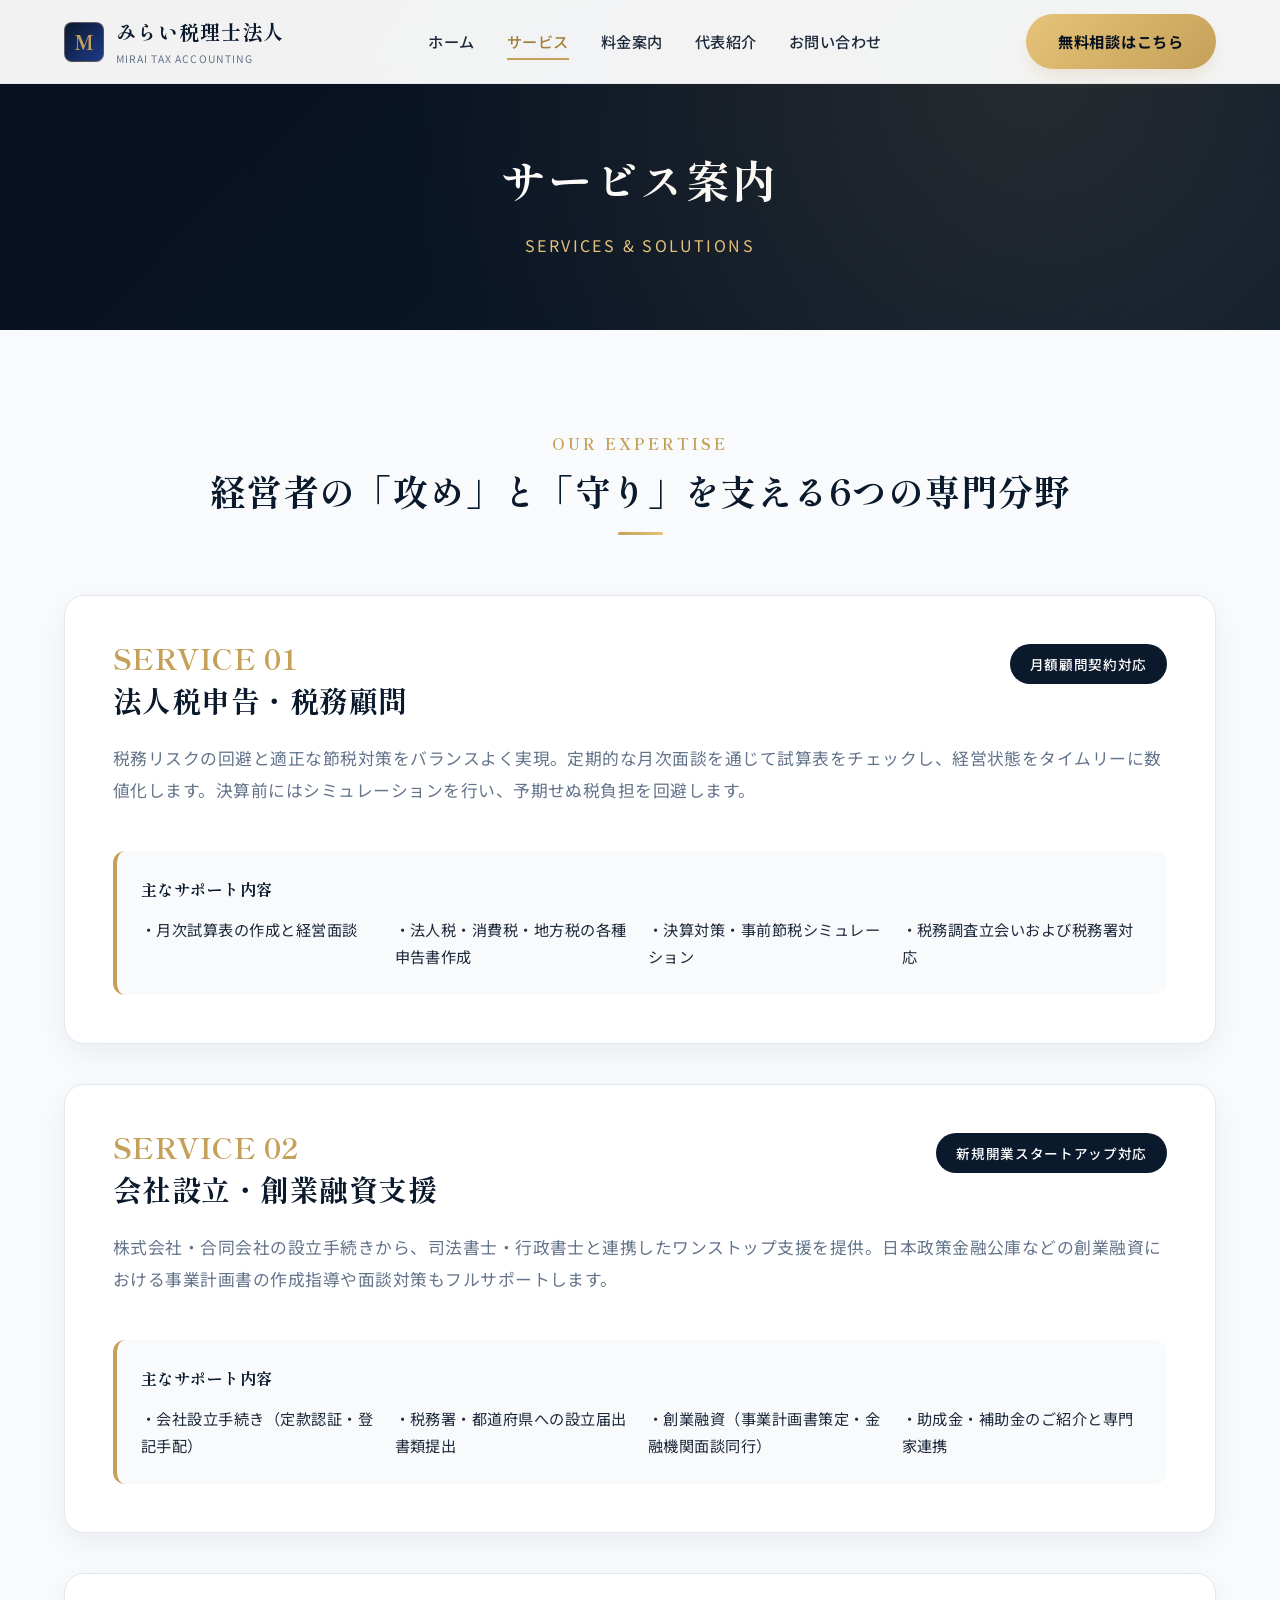
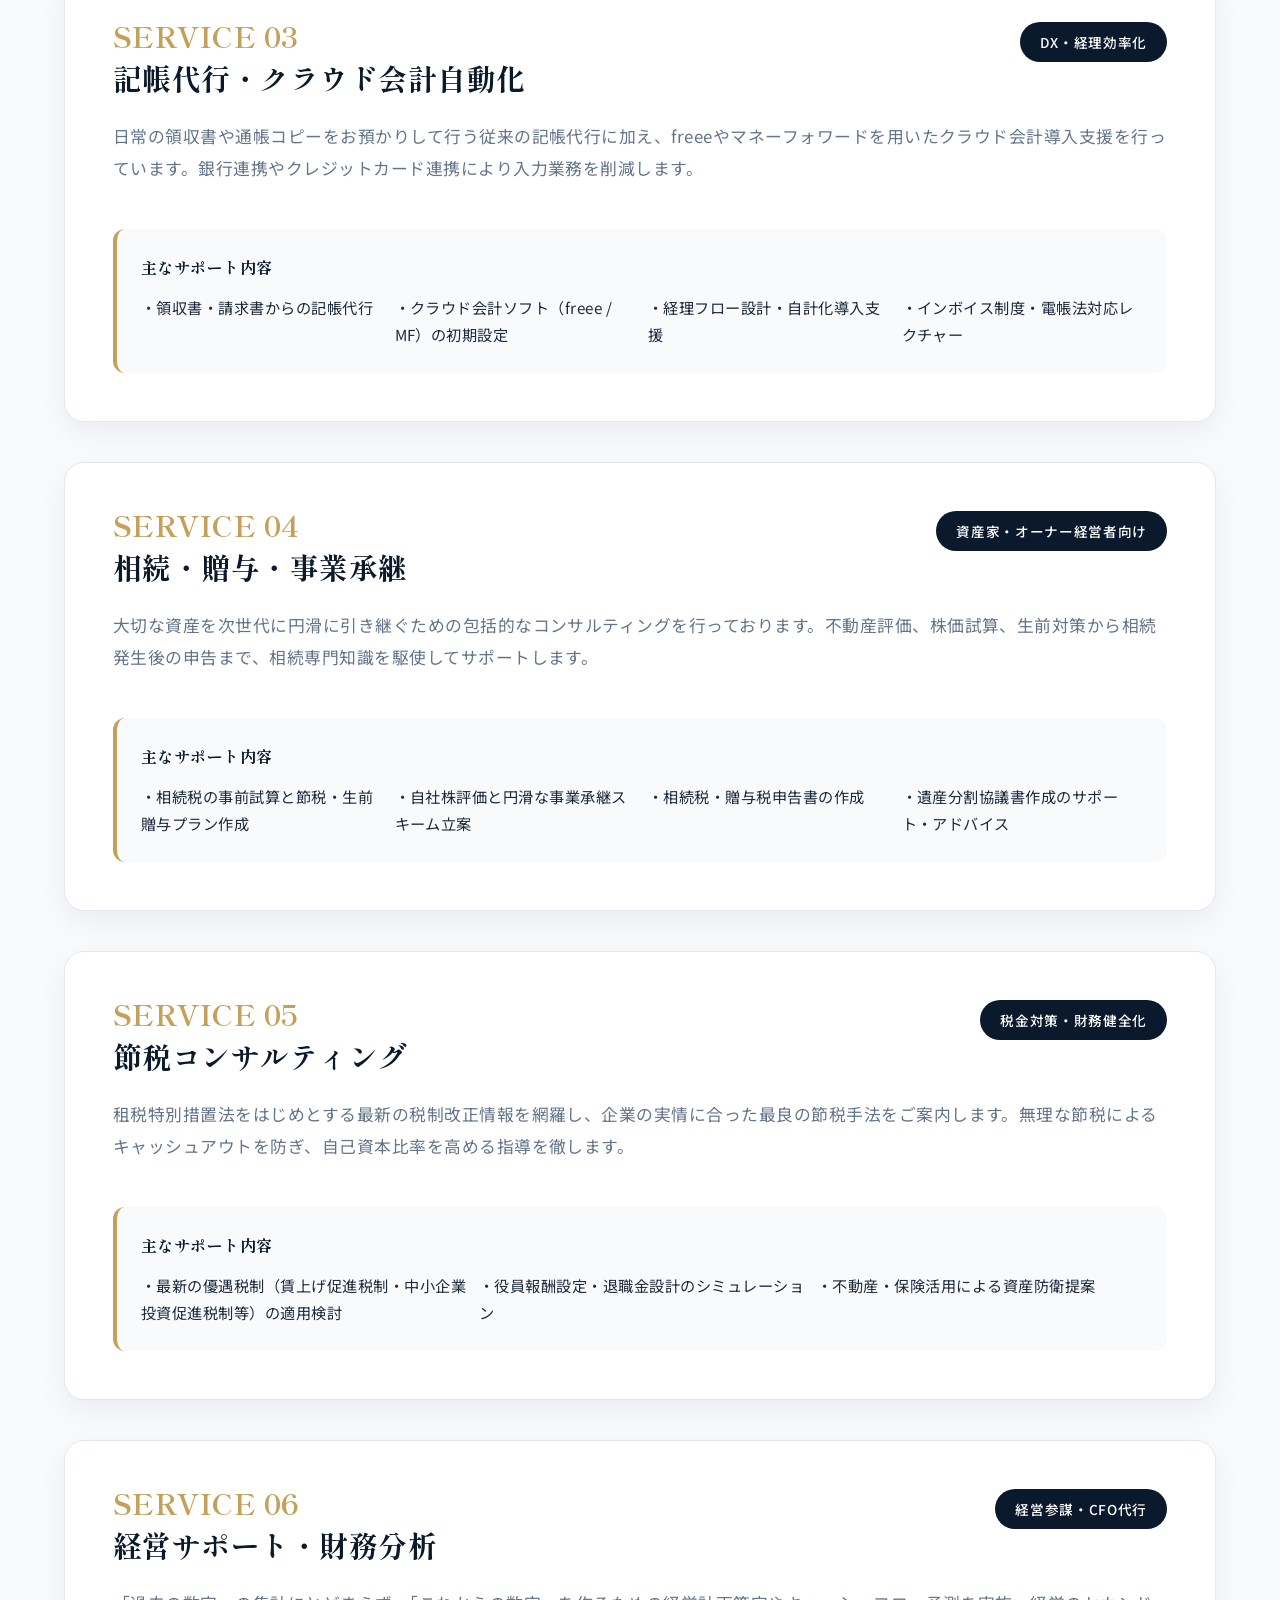
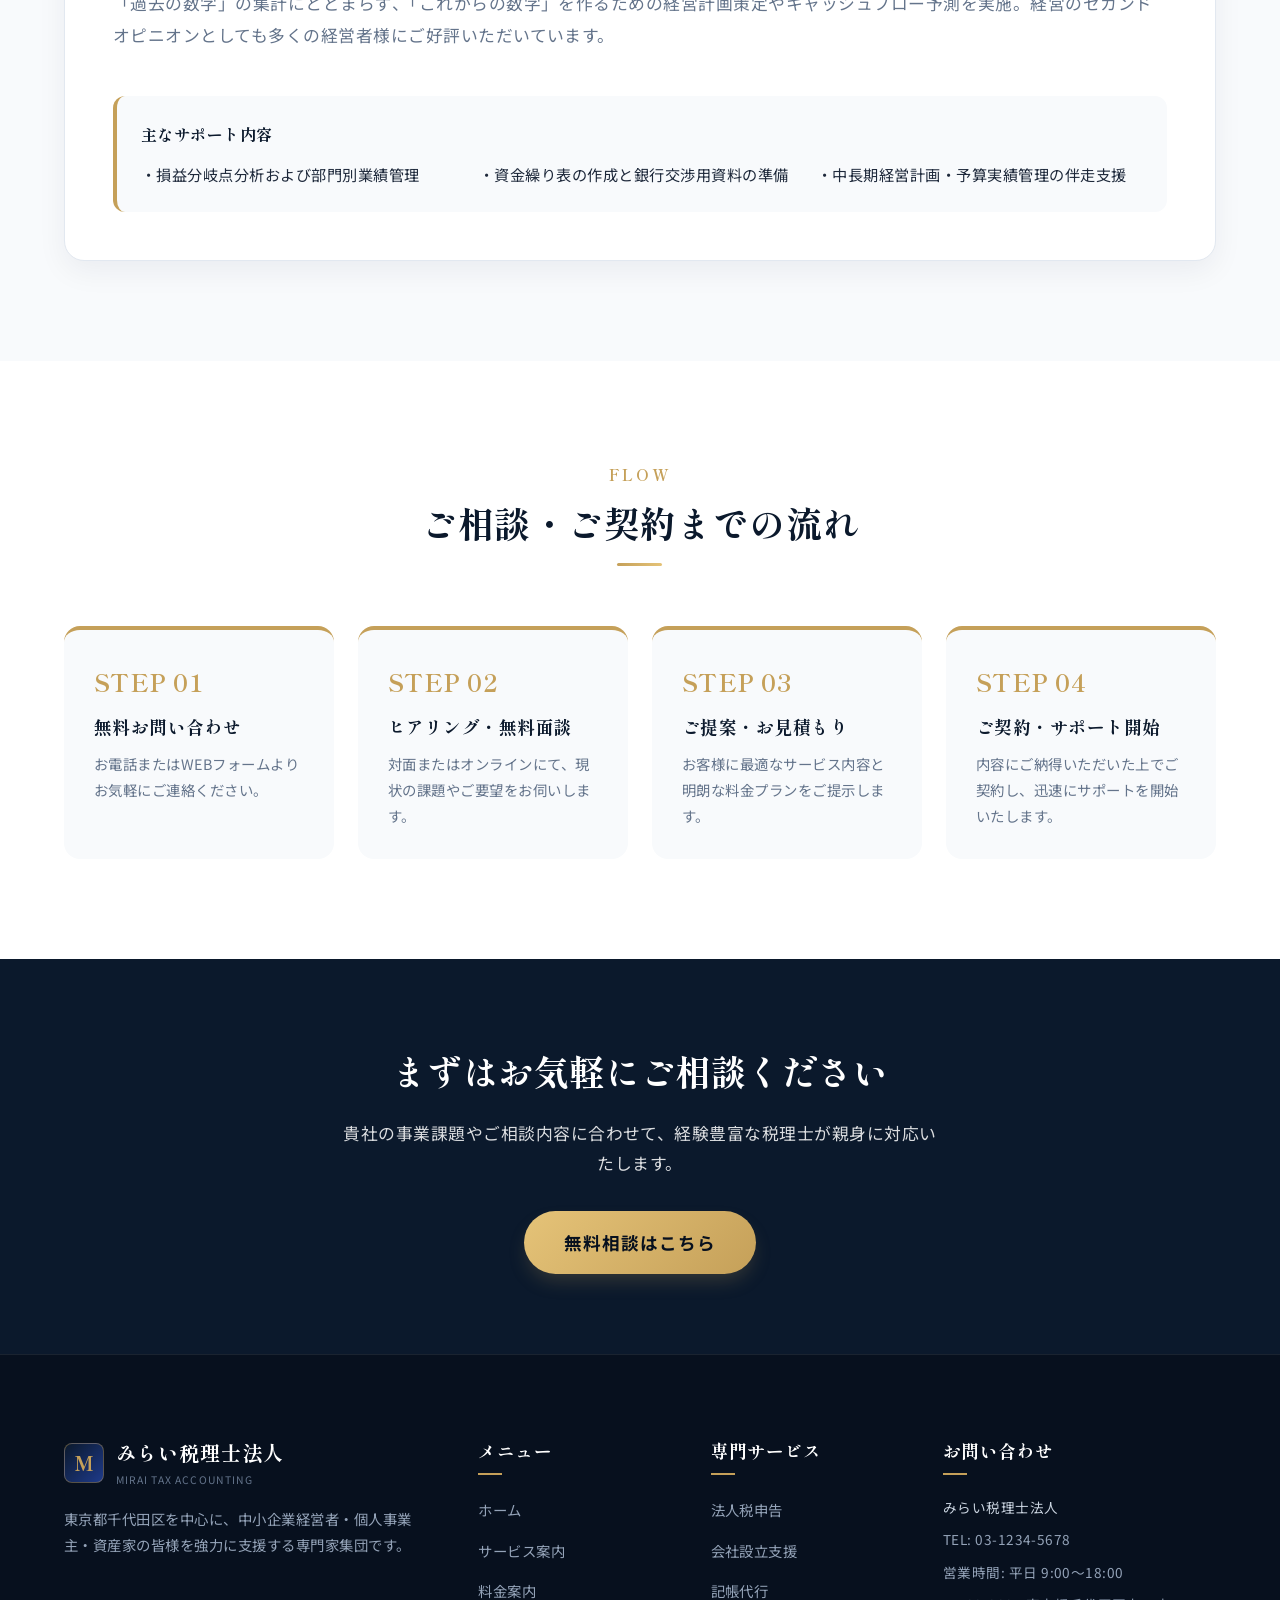
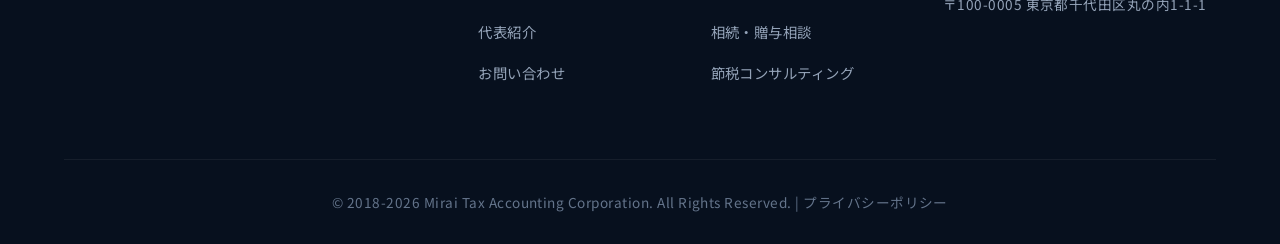
<file: services.html>
<!DOCTYPE html>
<html lang="ja">
<head>
  <meta charset="UTF-8">
  <meta name="viewport" content="width=device-width, initial-scale=1.0">
  <title>サービス案内 | みらい税理士法人</title>
  <meta name="description" content="みらい税理士法人のサービス案内。法人税申告・会社設立支援・記帳代行・相続贈与相談・節税コンサルティング・経営サポートまで幅広くご提供します。">
  <link rel="stylesheet" href="css/style.css">
</head>
<body>

  <!-- ヘッダー -->
  <header class="header">
    <div class="container header-container">
      <a href="index.html" class="logo">
        <div class="logo-mark">M</div>
        <div>
          <span class="logo-text">みらい税理士法人</span>
          <span class="logo-sub">MIRAI TAX ACCOUNTING</span>
        </div>
      </a>

      <nav class="nav">
        <ul class="nav-list">
          <li><a href="index.html" class="nav-link">ホーム</a></li>
          <li><a href="services.html" class="nav-link active">サービス</a></li>
          <li><a href="pricing.html" class="nav-link">料金案内</a></li>
          <li><a href="about.html" class="nav-link">代表紹介</a></li>
          <li><a href="contact.html" class="nav-link">お問い合わせ</a></li>
        </ul>
      </nav>

      <div class="header-cta">
        <a href="contact.html" class="btn btn-gold">無料相談はこちら</a>
      </div>

      <button class="hamburger" aria-label="メニューを開く">
        <span class="hamburger-line"></span>
        <span class="hamburger-line"></span>
        <span class="hamburger-line"></span>
      </button>
    </div>
  </header>

  <!-- ページヒーロー -->
  <section class="page-hero">
    <div class="container">
      <h1 class="page-hero-title">サービス案内</h1>
      <p class="page-hero-sub">SERVICES & SOLUTIONS</p>
    </div>
  </section>

  <!-- メインコンテンツ -->
  <section class="section">
    <div class="container">
      <div class="section-header fade-in-up">
        <span class="section-subtitle">OUR EXPERTISE</span>
        <h2 class="section-title">経営者の「攻め」と「守り」を支える6つの専門分野</h2>
      </div>

      <div style="display: grid; gap: 40px;">
        <!-- サービス 1 -->
        <div class="service-card fade-in-up" id="service-1" style="padding: 48px;">
          <div style="display: flex; justify-content: space-between; align-items: flex-start; flex-wrap: wrap; gap: 20px; margin-bottom: 24px;">
            <div>
              <span class="service-num" style="display: block; margin-bottom: 8px;">SERVICE 01</span>
              <h3 class="service-title" style="font-size: 1.8rem;">法人税申告・税務顧問</h3>
            </div>
            <span class="btn btn-navy" style="font-size: 0.85rem; padding: 8px 20px;">月額顧問契約対応</span>
          </div>
          <p class="service-desc" style="font-size: 1.05rem;">
            税務リスクの回避と適正な節税対策をバランスよく実現。定期的な月次面談を通じて試算表をチェックし、経営状態をタイムリーに数値化します。決算前にはシミュレーションを行い、予期せぬ税負担を回避します。
          </p>
          <div style="background: var(--bg-light); padding: 24px; border-radius: 12px; margin-top: 20px; border-left: 4px solid var(--accent-gold);">
            <h4 style="font-family: var(--font-serif); color: var(--primary-navy); margin-bottom: 12px;">主なサポート内容</h4>
            <ul style="display: grid; grid-template-columns: repeat(auto-fit, minmax(240px, 1fr)); gap: 12px; font-size: 0.95rem; color: var(--text-main);">
              <li>・月次試算表の作成と経営面談</li>
              <li>・法人税・消費税・地方税の各種申告書作成</li>
              <li>・決算対策・事前節税シミュレーション</li>
              <li>・税務調査立会いおよび税務署対応</li>
            </ul>
          </div>
        </div>

        <!-- サービス 2 -->
        <div class="service-card fade-in-up" id="service-2" style="padding: 48px;">
          <div style="display: flex; justify-content: space-between; align-items: flex-start; flex-wrap: wrap; gap: 20px; margin-bottom: 24px;">
            <div>
              <span class="service-num" style="display: block; margin-bottom: 8px;">SERVICE 02</span>
              <h3 class="service-title" style="font-size: 1.8rem;">会社設立・創業融資支援</h3>
            </div>
            <span class="btn btn-navy" style="font-size: 0.85rem; padding: 8px 20px;">新規開業スタートアップ対応</span>
          </div>
          <p class="service-desc" style="font-size: 1.05rem;">
            株式会社・合同会社の設立手続きから、司法書士・行政書士と連携したワンストップ支援を提供。日本政策金融公庫などの創業融資における事業計画書の作成指導や面談対策もフルサポートします。
          </p>
          <div style="background: var(--bg-light); padding: 24px; border-radius: 12px; margin-top: 20px; border-left: 4px solid var(--accent-gold);">
            <h4 style="font-family: var(--font-serif); color: var(--primary-navy); margin-bottom: 12px;">主なサポート内容</h4>
            <ul style="display: grid; grid-template-columns: repeat(auto-fit, minmax(240px, 1fr)); gap: 12px; font-size: 0.95rem; color: var(--text-main);">
              <li>・会社設立手続き（定款認証・登記手配）</li>
              <li>・税務署・都道府県への設立届出書類提出</li>
              <li>・創業融資（事業計画書策定・金融機関面談同行）</li>
              <li>・助成金・補助金のご紹介と専門家連携</li>
            </ul>
          </div>
        </div>

        <!-- サービス 3 -->
        <div class="service-card fade-in-up" id="service-3" style="padding: 48px;">
          <div style="display: flex; justify-content: space-between; align-items: flex-start; flex-wrap: wrap; gap: 20px; margin-bottom: 24px;">
            <div>
              <span class="service-num" style="display: block; margin-bottom: 8px;">SERVICE 03</span>
              <h3 class="service-title" style="font-size: 1.8rem;">記帳代行・クラウド会計自動化</h3>
            </div>
            <span class="btn btn-navy" style="font-size: 0.85rem; padding: 8px 20px;">DX・経理効率化</span>
          </div>
          <p class="service-desc" style="font-size: 1.05rem;">
            日常の領収書や通帳コピーをお預かりして行う従来の記帳代行に加え、freeeやマネーフォワードを用いたクラウド会計導入支援を行っています。銀行連携やクレジットカード連携により入力業務を削減します。
          </p>
          <div style="background: var(--bg-light); padding: 24px; border-radius: 12px; margin-top: 20px; border-left: 4px solid var(--accent-gold);">
            <h4 style="font-family: var(--font-serif); color: var(--primary-navy); margin-bottom: 12px;">主なサポート内容</h4>
            <ul style="display: grid; grid-template-columns: repeat(auto-fit, minmax(240px, 1fr)); gap: 12px; font-size: 0.95rem; color: var(--text-main);">
              <li>・領収書・請求書からの記帳代行</li>
              <li>・クラウド会計ソフト（freee / MF）の初期設定</li>
              <li>・経理フロー設計・自計化導入支援</li>
              <li>・インボイス制度・電帳法対応レクチャー</li>
            </ul>
          </div>
        </div>

        <!-- サービス 4 -->
        <div class="service-card fade-in-up" id="service-4" style="padding: 48px;">
          <div style="display: flex; justify-content: space-between; align-items: flex-start; flex-wrap: wrap; gap: 20px; margin-bottom: 24px;">
            <div>
              <span class="service-num" style="display: block; margin-bottom: 8px;">SERVICE 04</span>
              <h3 class="service-title" style="font-size: 1.8rem;">相続・贈与・事業承継</h3>
            </div>
            <span class="btn btn-navy" style="font-size: 0.85rem; padding: 8px 20px;">資産家・オーナー経営者向け</span>
          </div>
          <p class="service-desc" style="font-size: 1.05rem;">
            大切な資産を次世代に円滑に引き継ぐための包括的なコンサルティングを行っております。不動産評価、株価試算、生前対策から相続発生後の申告まで、相続専門知識を駆使してサポートします。
          </p>
          <div style="background: var(--bg-light); padding: 24px; border-radius: 12px; margin-top: 20px; border-left: 4px solid var(--accent-gold);">
            <h4 style="font-family: var(--font-serif); color: var(--primary-navy); margin-bottom: 12px;">主なサポート内容</h4>
            <ul style="display: grid; grid-template-columns: repeat(auto-fit, minmax(240px, 1fr)); gap: 12px; font-size: 0.95rem; color: var(--text-main);">
              <li>・相続税の事前試算と節税・生前贈与プラン作成</li>
              <li>・自社株評価と円滑な事業承継スキーム立案</li>
              <li>・相続税・贈与税申告書の作成</li>
              <li>・遺産分割協議書作成のサポート・アドバイス</li>
            </ul>
          </div>
        </div>

        <!-- サービス 5 -->
        <div class="service-card fade-in-up" id="service-5" style="padding: 48px;">
          <div style="display: flex; justify-content: space-between; align-items: flex-start; flex-wrap: wrap; gap: 20px; margin-bottom: 24px;">
            <div>
              <span class="service-num" style="display: block; margin-bottom: 8px;">SERVICE 05</span>
              <h3 class="service-title" style="font-size: 1.8rem;">節税コンサルティング</h3>
            </div>
            <span class="btn btn-navy" style="font-size: 0.85rem; padding: 8px 20px;">税金対策・財務健全化</span>
          </div>
          <p class="service-desc" style="font-size: 1.05rem;">
            租税特別措置法をはじめとする最新の税制改正情報を網羅し、企業の実情に合った最良の節税手法をご案内します。無理な節税によるキャッシュアウトを防ぎ、自己資本比率を高める指導を徹します。
          </p>
          <div style="background: var(--bg-light); padding: 24px; border-radius: 12px; margin-top: 20px; border-left: 4px solid var(--accent-gold);">
            <h4 style="font-family: var(--font-serif); color: var(--primary-navy); margin-bottom: 12px;">主なサポート内容</h4>
            <ul style="display: grid; grid-template-columns: repeat(auto-fit, minmax(240px, 1fr)); gap: 12px; font-size: 0.95rem; color: var(--text-main);">
              <li>・最新の優遇税制（賃上げ促進税制・中小企業投資促進税制等）の適用検討</li>
              <li>・役員報酬設定・退職金設計のシミュレーション</li>
              <li>・不動産・保険活用による資産防衛提案</li>
            </ul>
          </div>
        </div>

        <!-- サービス 6 -->
        <div class="service-card fade-in-up" id="service-6" style="padding: 48px;">
          <div style="display: flex; justify-content: space-between; align-items: flex-start; flex-wrap: wrap; gap: 20px; margin-bottom: 24px;">
            <div>
              <span class="service-num" style="display: block; margin-bottom: 8px;">SERVICE 06</span>
              <h3 class="service-title" style="font-size: 1.8rem;">経営サポート・財務分析</h3>
            </div>
            <span class="btn btn-navy" style="font-size: 0.85rem; padding: 8px 20px;">経営参謀・CFO代行</span>
          </div>
          <p class="service-desc" style="font-size: 1.05rem;">
            「過去の数字」の集計にとどまらず、「これからの数字」を作るための経営計画策定やキャッシュフロー予測を実施。経営のセカンドオピニオンとしても多くの経営者様にご好評いただいています。
          </p>
          <div style="background: var(--bg-light); padding: 24px; border-radius: 12px; margin-top: 20px; border-left: 4px solid var(--accent-gold);">
            <h4 style="font-family: var(--font-serif); color: var(--primary-navy); margin-bottom: 12px;">主なサポート内容</h4>
            <ul style="display: grid; grid-template-columns: repeat(auto-fit, minmax(240px, 1fr)); gap: 12px; font-size: 0.95rem; color: var(--text-main);">
              <li>・損益分岐点分析および部門別業績管理</li>
              <li>・資金繰り表の作成と銀行交渉用資料の準備</li>
              <li>・中長期経営計画・予算実績管理の伴走支援</li>
            </ul>
          </div>
        </div>
      </div>
    </div>
  </section>

  <!-- サポートの流れ -->
  <section class="section section-bg-white">
    <div class="container">
      <div class="section-header fade-in-up">
        <span class="section-subtitle">FLOW</span>
        <h2 class="section-title">ご相談・ご契約までの流れ</h2>
      </div>

      <div style="display: grid; grid-template-columns: repeat(auto-fit, minmax(220px, 1fr)); gap: 24px;">
        <div style="background: var(--bg-light); padding: 30px; border-radius: 16px; position: relative; border-top: 4px solid var(--accent-gold);" class="fade-in-up">
          <div style="font-family: var(--font-serif); font-size: 1.5rem; font-weight: 700; color: var(--accent-gold); margin-bottom: 8px;">STEP 01</div>
          <h4 style="font-family: var(--font-serif); color: var(--primary-navy); font-size: 1.1rem; margin-bottom: 8px;">無料お問い合わせ</h4>
          <p style="font-size: 0.9rem; color: var(--text-muted);">お電話またはWEBフォームよりお気軽にご連絡ください。</p>
        </div>

        <div style="background: var(--bg-light); padding: 30px; border-radius: 16px; position: relative; border-top: 4px solid var(--accent-gold);" class="fade-in-up">
          <div style="font-family: var(--font-serif); font-size: 1.5rem; font-weight: 700; color: var(--accent-gold); margin-bottom: 8px;">STEP 02</div>
          <h4 style="font-family: var(--font-serif); color: var(--primary-navy); font-size: 1.1rem; margin-bottom: 8px;">ヒアリング・無料面談</h4>
          <p style="font-size: 0.9rem; color: var(--text-muted);">対面またはオンラインにて、現状の課題やご要望をお伺いします。</p>
        </div>

        <div style="background: var(--bg-light); padding: 30px; border-radius: 16px; position: relative; border-top: 4px solid var(--accent-gold);" class="fade-in-up">
          <div style="font-family: var(--font-serif); font-size: 1.5rem; font-weight: 700; color: var(--accent-gold); margin-bottom: 8px;">STEP 03</div>
          <h4 style="font-family: var(--font-serif); color: var(--primary-navy); font-size: 1.1rem; margin-bottom: 8px;">ご提案・お見積もり</h4>
          <p style="font-size: 0.9rem; color: var(--text-muted);">お客様に最適なサービス内容と明朗な料金プランをご提示します。</p>
        </div>

        <div style="background: var(--bg-light); padding: 30px; border-radius: 16px; position: relative; border-top: 4px solid var(--accent-gold);" class="fade-in-up">
          <div style="font-family: var(--font-serif); font-size: 1.5rem; font-weight: 700; color: var(--accent-gold); margin-bottom: 8px;">STEP 04</div>
          <h4 style="font-family: var(--font-serif); color: var(--primary-navy); font-size: 1.1rem; margin-bottom: 8px;">ご契約・サポート開始</h4>
          <p style="font-size: 0.9rem; color: var(--text-muted);">内容にご納得いただいた上でご契約し、迅速にサポートを開始いたします。</p>
        </div>
      </div>
    </div>
  </section>

  <!-- CTAバナー -->
  <section class="section section-bg-navy" style="text-align: center; padding: 80px 0;">
    <div class="container fade-in-up">
      <h2 style="font-family: var(--font-serif); font-size: 2.2rem; margin-bottom: 16px;">まずはお気軽にご相談ください</h2>
      <p style="color: rgba(255,255,255,0.85); font-size: 1.05rem; margin-bottom: 32px; max-width: 600px; margin-left: auto; margin-right: auto;">
        貴社の事業課題やご相談内容に合わせて、経験豊富な税理士が親身に対応いたします。
      </p>
      <a href="contact.html" class="btn btn-gold" style="font-size: 1.1rem; padding: 16px 40px;">無料相談はこちら</a>
    </div>
  </section>

  <!-- フッター -->
  <footer class="footer">
    <div class="container">
      <div class="footer-top">
        <div class="footer-about">
          <a href="index.html" class="logo">
            <div class="logo-mark">M</div>
            <div>
              <span class="logo-text">みらい税理士法人</span>
              <span class="logo-sub" style="color: #64748B;">MIRAI TAX ACCOUNTING</span>
            </div>
          </a>
          <p class="footer-desc">
            東京都千代田区を中心に、中小企業経営者・個人事業主・資産家の皆様を強力に支援する専門家集団です。
          </p>
        </div>

        <div>
          <h4 class="footer-title">メニュー</h4>
          <ul class="footer-links">
            <li><a href="index.html">ホーム</a></li>
            <li><a href="services.html">サービス案内</a></li>
            <li><a href="pricing.html">料金案内</a></li>
            <li><a href="about.html">代表紹介</a></li>
            <li><a href="contact.html">お問い合わせ</a></li>
          </ul>
        </div>

        <div>
          <h4 class="footer-title">専門サービス</h4>
          <ul class="footer-links">
            <li><a href="services.html#service-1">法人税申告</a></li>
            <li><a href="services.html#service-2">会社設立支援</a></li>
            <li><a href="services.html#service-3">記帳代行</a></li>
            <li><a href="services.html#service-4">相続・贈与相談</a></li>
            <li><a href="services.html#service-5">節税コンサルティング</a></li>
          </ul>
        </div>

        <div>
          <h4 class="footer-title">お問い合わせ</h4>
          <p style="font-size: 0.85rem; margin-bottom: 8px; color: #CBD5E1;">みらい税理士法人</p>
          <p style="font-size: 0.85rem; margin-bottom: 8px; color: #94A3B8;">TEL: 03-1234-5678</p>
          <p style="font-size: 0.85rem; margin-bottom: 8px; color: #94A3B8;">営業時間: 平日 9:00〜18:00</p>
          <p style="font-size: 0.85rem; color: #94A3B8;">〒100-0005 東京都千代田区丸の内1-1-1</p>
        </div>
      </div>

      <div class="footer-bottom">
        <p>&copy; 2018-2026 Mirai Tax Accounting Corporation. All Rights Reserved. | <a href="#" style="color: #64748B;">プライバシーポリシー</a></p>
      </div>
    </div>
  </footer>

  <script src="js/main.js"></script>
</body>
</html>
</file>
<file: css/style.css>
/* ==========================================================================
   みらい税理士法人 - コーポレートサイト メインCSS
   カラーシステム: ネイビー (#0B192C / #1E3A8A), ゴールド (#C5A059 / #D4AF37), ホワイト (#FFFFFF)
   ========================================================================== */

/* --------------------------------------------------------------------------
   1. リセット & 共通ルート変数 (Design Tokens)
   -------------------------------------------------------------------------- */
@import url('https://fonts.googleapis.com/css2?family=Noto+Sans+JP:wght@300;400;500;700&family=Shippori+Mincho:wght@500;700;800&display=swap');

:root {
  /* プライマリカラー: 信頼と厳格さを表すネイビー */
  --primary-navy: #0B192C;
  --primary-navy-light: #1E3A8A;
  --primary-navy-dark: #07101E;

  /* アクセントカラー: 高級感と洗練を表すシャンパンゴールド */
  --accent-gold: #C5A059;
  --accent-gold-light: #E5C378;
  --accent-gold-dark: #A47E3B;

  /* ニュートラルカラー */
  --bg-light: #F8FAFC;
  --bg-white: #FFFFFF;
  --text-main: #1E293B;
  --text-muted: #64748B;
  --text-light: #94A3B8;
  --border-color: #E2E8F0;

  /* シャドウ & エフェクト */
  --shadow-sm: 0 4px 6px -1px rgba(11, 25, 44, 0.05), 0 2px 4px -1px rgba(11, 25, 44, 0.03);
  --shadow-md: 0 10px 15px -3px rgba(11, 25, 44, 0.08), 0 4px 6px -2px rgba(11, 25, 44, 0.04);
  --shadow-lg: 0 20px 25px -5px rgba(11, 25, 44, 0.12), 0 10px 10px -5px rgba(11, 25, 44, 0.04);
  --shadow-gold: 0 10px 20px -5px rgba(197, 160, 89, 0.25);

  /* タイポグラフィ */
  --font-sans: 'Noto Sans JP', -apple-system, BlinkMacSystemFont, "Segoe UI", Roboto, sans-serif;
  --font-serif: 'Shippori Mincho', "Georgia", serif;

  /* トランジション */
  --transition-fast: 0.2s cubic-bezier(0.4, 0, 0.2, 1);
  --transition-normal: 0.35s cubic-bezier(0.4, 0, 0.2, 1);
  --transition-slow: 0.6s cubic-bezier(0.16, 1, 0.3, 1);

  /* レイアウト */
  --container-max-width: 1200px;
  --header-height: 84px;
}

*, *::before, *::after {
  box-sizing: border-box;
  margin: 0;
  padding: 0;
}

html {
  scroll-behavior: smooth;
  font-size: 16px;
}

body {
  font-family: var(--font-sans);
  color: var(--text-main);
  background-color: var(--bg-light);
  line-height: 1.8;
  letter-spacing: 0.03em;
  -webkit-font-smoothing: antialiased;
}

a {
  color: inherit;
  text-decoration: none;
  transition: color var(--transition-fast);
}

img {
  max-width: 100%;
  height: auto;
  display: block;
}

ul {
  list-style: none;
}

/* --------------------------------------------------------------------------
   2. 共通レイアウト & ユーティリティクラス
   -------------------------------------------------------------------------- */
.container {
  width: 90%;
  max-width: var(--container-max-width);
  margin: 0 auto;
}

.section {
  padding: 100px 0;
  position: relative;
}

.section-bg-white {
  background-color: var(--bg-white);
}

.section-bg-navy {
  background-color: var(--primary-navy);
  color: #FFFFFF;
}

.section-header {
  text-align: center;
  margin-bottom: 60px;
}

.section-subtitle {
  font-family: var(--font-serif);
  font-size: 0.95rem;
  color: var(--accent-gold);
  text-transform: uppercase;
  letter-spacing: 0.2em;
  display: block;
  margin-bottom: 8px;
  font-weight: 700;
}

.section-title {
  font-family: var(--font-serif);
  font-size: 2.25rem;
  font-weight: 700;
  color: var(--primary-navy);
  line-height: 1.4;
  position: relative;
  display: inline-block;
}

.section-bg-navy .section-title {
  color: #FFFFFF;
}

.section-title::after {
  content: '';
  display: block;
  width: 45px;
  height: 3px;
  background: linear-gradient(90deg, var(--accent-gold), var(--accent-gold-light));
  margin: 16px auto 0;
  border-radius: 2px;
}

/* ゴールドボタン・共通ボタン */
.btn {
  display: inline-flex;
  align-items: center;
  justify-content: center;
  padding: 14px 32px;
  font-size: 0.95rem;
  font-weight: 500;
  border-radius: 50px;
  cursor: pointer;
  transition: all var(--transition-normal);
  border: none;
  gap: 10px;
  letter-spacing: 0.05em;
}

.btn-gold {
  background: linear-gradient(135deg, var(--accent-gold-light), var(--accent-gold));
  color: var(--primary-navy-dark);
  font-weight: 700;
  box-shadow: var(--shadow-gold);
}

.btn-gold:hover {
  background: linear-gradient(135deg, var(--accent-gold), var(--accent-gold-dark));
  transform: translateY(-2px);
  box-shadow: 0 14px 24px -4px rgba(197, 160, 89, 0.4);
  color: #FFFFFF;
}

.btn-outline-white {
  background: transparent;
  color: #FFFFFF;
  border: 1.5px solid rgba(255, 255, 255, 0.6);
}

.btn-outline-white:hover {
  background: rgba(255, 255, 255, 0.1);
  border-color: #FFFFFF;
  transform: translateY(-2px);
}

.btn-navy {
  background-color: var(--primary-navy);
  color: #FFFFFF;
}

.btn-navy:hover {
  background-color: var(--primary-navy-light);
  transform: translateY(-2px);
  box-shadow: var(--shadow-md);
}

/* ページヘッダー（トップ以外の共通ヘッダー） */
.page-hero {
  background: linear-gradient(135deg, var(--primary-navy-dark) 0%, var(--primary-navy) 100%);
  color: #FFFFFF;
  padding: 140px 0 70px;
  text-align: center;
  position: relative;
  overflow: hidden;
}

.page-hero::before {
  content: '';
  position: absolute;
  top: 0;
  left: 0;
  right: 0;
  bottom: 0;
  background: radial-gradient(circle at 80% 20%, rgba(197, 160, 89, 0.15) 0%, transparent 60%);
  pointer-events: none;
}

.page-hero-title {
  font-family: var(--font-serif);
  font-size: 2.75rem;
  margin-bottom: 12px;
  font-weight: 700;
  letter-spacing: 0.05em;
}

.page-hero-sub {
  color: var(--accent-gold-light);
  font-size: 1rem;
  letter-spacing: 0.15em;
}

/* --------------------------------------------------------------------------
   3. ヘッダー & ナビゲーション
   -------------------------------------------------------------------------- */
.header {
  position: fixed;
  top: 0;
  left: 0;
  width: 100%;
  height: var(--header-height);
  background-color: rgba(255, 255, 255, 0.95);
  backdrop-filter: blur(10px);
  border-bottom: 1px solid rgba(226, 232, 240, 0.8);
  z-index: 1000;
  transition: all var(--transition-normal);
}

.header.scrolled {
  height: 72px;
  box-shadow: var(--shadow-md);
  background-color: rgba(255, 255, 255, 0.98);
}

.header-container {
  display: flex;
  align-items: center;
  justify-content: space-between;
  height: 100%;
}

.logo {
  display: flex;
  align-items: center;
  gap: 12px;
  color: var(--primary-navy);
}

.logo-mark {
  width: 40px;
  height: 40px;
  background: linear-gradient(135deg, var(--primary-navy), var(--primary-navy-light));
  border-radius: 8px;
  display: flex;
  align-items: center;
  justify-content: center;
  color: var(--accent-gold);
  font-family: var(--font-serif);
  font-weight: 700;
  font-size: 1.25rem;
  border: 1px solid rgba(197, 160, 89, 0.4);
}

.logo-text {
  font-family: var(--font-serif);
  font-size: 1.25rem;
  font-weight: 700;
  letter-spacing: 0.05em;
  color: var(--primary-navy);
}

.logo-sub {
  font-size: 0.65rem;
  color: var(--text-muted);
  display: block;
  letter-spacing: 0.1em;
  font-family: var(--font-sans);
}

.nav-list {
  display: flex;
  align-items: center;
  gap: 32px;
}

.nav-link {
  font-size: 0.95rem;
  font-weight: 500;
  color: var(--text-main);
  position: relative;
  padding: 8px 0;
}

.nav-link::after {
  content: '';
  position: absolute;
  bottom: 0;
  left: 0;
  width: 0;
  height: 2px;
  background-color: var(--accent-gold);
  transition: width var(--transition-normal);
}

.nav-link:hover, .nav-link.active {
  color: var(--accent-gold-dark);
}

.nav-link:hover::after, .nav-link.active::after {
  width: 100%;
}

.header-cta {
  display: flex;
  align-items: center;
}

.hamburger {
  display: none;
  background: none;
  border: none;
  cursor: pointer;
  width: 32px;
  height: 24px;
  position: relative;
  z-index: 1001;
}

.hamburger-line {
  display: block;
  width: 100%;
  height: 2px;
  background-color: var(--primary-navy);
  border-radius: 2px;
  position: absolute;
  transition: all var(--transition-normal);
}

.hamburger-line:nth-child(1) { top: 0; }
.hamburger-line:nth-child(2) { top: 11px; }
.hamburger-line:nth-child(3) { top: 22px; }

.hamburger.active .hamburger-line:nth-child(1) {
  transform: translateY(11px) rotate(45deg);
}

.hamburger.active .hamburger-line:nth-child(2) {
  opacity: 0;
}

.hamburger.active .hamburger-line:nth-child(3) {
  transform: translateY(-11px) rotate(-45deg);
}

/* --------------------------------------------------------------------------
   4. ヒーローセクション (トップページ)
   -------------------------------------------------------------------------- */
.hero {
  min-height: 100vh;
  position: relative;
  display: flex;
  align-items: center;
  padding-top: var(--header-height);
  background-image: linear-gradient(rgba(11, 25, 44, 0.75), rgba(11, 25, 44, 0.85)), url('../images/hero_bg.png');
  background-size: cover;
  background-position: center;
  background-attachment: fixed;
  color: #FFFFFF;
}

.hero-content {
  max-width: 800px;
  z-index: 2;
}

.hero-badge {
  display: inline-flex;
  align-items: center;
  gap: 8px;
  padding: 6px 18px;
  background: rgba(197, 160, 89, 0.15);
  border: 1px solid rgba(197, 160, 89, 0.4);
  border-radius: 30px;
  color: var(--accent-gold-light);
  font-size: 0.875rem;
  font-weight: 500;
  margin-bottom: 24px;
}

.hero-title {
  font-family: var(--font-serif);
  font-size: 3.5rem;
  font-weight: 700;
  line-height: 1.3;
  margin-bottom: 24px;
  letter-spacing: 0.04em;
  text-shadow: 0 4px 12px rgba(0,0,0,0.3);
}

.hero-sub {
  font-size: 1.15rem;
  color: rgba(255, 255, 255, 0.9);
  line-height: 1.9;
  margin-bottom: 40px;
  max-width: 680px;
}

.hero-actions {
  display: flex;
  gap: 20px;
  flex-wrap: wrap;
}

/* --------------------------------------------------------------------------
   5. 選ばれる理由 (Why Us)
   -------------------------------------------------------------------------- */
.features-grid {
  display: grid;
  grid-template-columns: repeat(2, 1fr);
  gap: 36px;
}

.feature-card {
  background-color: var(--bg-white);
  border-radius: 20px;
  border: 1px solid var(--border-color);
  box-shadow: 0 10px 30px rgba(11, 25, 44, 0.07);
  transition: transform 0.3s ease, box-shadow 0.3s ease, border-color 0.3s ease;
  display: flex;
  align-items: stretch;
  overflow: hidden;
  height: 100%;
}

.feature-card:hover {
  transform: translateY(-8px);
  box-shadow: 0 20px 40px rgba(11, 25, 44, 0.14);
  border-color: rgba(197, 160, 89, 0.4);
}

.feature-img-wrapper {
  width: 45%;
  position: relative;
  overflow: hidden;
  flex-shrink: 0;
}

.feature-img-wrapper img {
  width: 100%;
  height: 100%;
  object-fit: cover;
  border-radius: 20px 0 0 20px;
  transition: transform 0.3s ease;
}

.feature-card:hover .feature-img-wrapper img {
  transform: scale(1.03);
}

.feature-content {
  width: 55%;
  padding: 36px 32px;
  display: flex;
  flex-direction: column;
  justify-content: center;
  flex-grow: 1;
}

.feature-icon-wrapper {
  width: 74px;
  height: 74px;
  background: linear-gradient(135deg, rgba(11, 25, 44, 0.04), rgba(197, 160, 89, 0.15));
  border-radius: 16px;
  display: flex;
  align-items: center;
  justify-content: center;
  color: var(--accent-gold-dark);
  font-size: 2rem;
  margin-bottom: 20px;
}

.feature-title {
  font-family: var(--font-serif);
  font-size: 1.35rem;
  font-weight: 700;
  color: var(--primary-navy);
  margin-bottom: 14px;
  line-height: 1.4;
}

.feature-desc {
  font-size: 0.95rem;
  color: var(--text-muted);
  line-height: 1.9;
}

/* --------------------------------------------------------------------------
   6. サービス紹介カード (Services) - 99点レベルブラッシュアップ
   -------------------------------------------------------------------------- */
.services-grid {
  display: grid;
  grid-template-columns: repeat(3, 1fr);
  gap: 36px;
}

.service-card {
  background: var(--bg-white);
  border-radius: 20px;
  box-shadow: 0 10px 30px rgba(11, 25, 44, 0.06);
  border: 1px solid var(--border-color);
  transition: transform 0.3s ease, box-shadow 0.3s ease, border-color 0.3s ease;
  display: flex;
  flex-direction: column;
  height: 100%;
  overflow: hidden;
}

.service-card:hover {
  box-shadow: 0 20px 40px rgba(11, 25, 44, 0.14);
  transform: translateY(-8px);
  border-color: rgba(197, 160, 89, 0.4);
}

.service-img-wrapper {
  width: 100%;
  height: 220px;
  overflow: hidden;
  position: relative;
}

.service-img-wrapper img {
  width: 100%;
  height: 100%;
  object-fit: cover;
  border-radius: 20px 20px 0 0;
  transition: transform 0.3s ease, filter 0.3s ease;
  filter: brightness(0.98) contrast(1.02);
}

.service-card:hover .service-img-wrapper img {
  transform: scale(1.03);
  filter: brightness(1.02) contrast(1.04);
}

.service-body {
  padding: 32px 28px;
  display: flex;
  flex-direction: column;
  flex-grow: 1;
}

.service-header {
  display: flex;
  align-items: center;
  gap: 14px;
  margin-bottom: 14px;
}

.service-num {
  font-family: var(--font-serif);
  font-size: 1.8rem;
  font-weight: 700;
  color: var(--accent-gold);
  line-height: 1;
}

.service-title {
  font-family: var(--font-serif);
  font-size: 1.45rem;
  font-weight: 700;
  color: var(--primary-navy);
  line-height: 1.35;
}

.service-desc {
  color: var(--text-muted);
  font-size: 0.95rem;
  line-height: 1.9;
  margin-bottom: 24px;
  flex-grow: 1;
}

.service-tags {
  display: flex;
  flex-wrap: wrap;
  gap: 8px;
  margin-bottom: 24px;
}

.service-tag {
  font-size: 0.8rem;
  font-weight: 700;
  background: rgba(197, 160, 89, 0.15);
  color: var(--primary-navy);
  padding: 6px 16px;
  border-radius: 30px;
  border: 1px solid rgba(197, 160, 89, 0.35);
  transition: all 0.3s ease;
  cursor: default;
}

.service-tag:hover {
  background: var(--primary-navy);
  color: #FFFFFF;
  border-color: var(--primary-navy);
}

@media (max-width: 992px) {
  .services-grid {
    grid-template-columns: repeat(2, 1fr);
  }
}

@media (max-width: 640px) {
  .services-grid {
    grid-template-columns: 1fr;
  }
}

/* --------------------------------------------------------------------------
   7. 実績セクション (Stats/Achievements)
   -------------------------------------------------------------------------- */
.stats-grid {
  display: grid;
  grid-template-columns: repeat(auto-fit, minmax(220px, 1fr));
  gap: 40px;
  text-align: center;
}

.stat-card {
  padding: 30px 20px;
}

.stat-number {
  font-family: var(--font-serif);
  font-size: 3.5rem;
  font-weight: 700;
  color: var(--accent-gold-light);
  line-height: 1;
  margin-bottom: 12px;
  display: flex;
  align-items: baseline;
  justify-content: center;
}

.stat-unit {
  font-size: 1.25rem;
  font-family: var(--font-sans);
  margin-left: 4px;
}

.stat-label {
  font-size: 1.05rem;
  color: rgba(255, 255, 255, 0.85);
  font-weight: 500;
}

/* --------------------------------------------------------------------------
   8. お客様の声 (Testimonials) - 写真サイズ4倍ブラッシュアップ
   -------------------------------------------------------------------------- */
.testimonials-grid {
  display: grid;
  grid-template-columns: repeat(auto-fit, minmax(320px, 1fr));
  gap: 36px;
}

.testimonial-card {
  background: var(--bg-white);
  border-radius: 20px;
  padding: 40px 32px;
  box-shadow: var(--shadow-sm);
  border: 1px solid var(--border-color);
  display: flex;
  flex-direction: column;
  align-items: center;
  text-align: center;
  transition: all var(--transition-normal);
}

.testimonial-card:hover {
  box-shadow: var(--shadow-lg);
  transform: translateY(-6px);
  border-color: rgba(197, 160, 89, 0.4);
}

.testimonial-avatar-wrapper {
  margin-bottom: 24px;
  position: relative;
}

.testimonial-avatar {
  width: 216px; /* 54pxの4倍 */
  height: 216px; /* 54pxの4倍 */
  border-radius: 20px; /* 存在感ある角丸写真 */
  object-fit: cover;
  border: 3px solid var(--accent-gold-light);
  box-shadow: 0 10px 25px rgba(11, 25, 44, 0.12);
  transition: transform 0.3s ease;
}

.testimonial-card:hover .testimonial-avatar {
  transform: scale(1.03);
}

.testimonial-quote-mark {
  font-family: var(--font-serif);
  font-size: 3.5rem;
  color: var(--accent-gold);
  line-height: 1;
  opacity: 0.25;
  margin-bottom: -10px;
}

.testimonial-comment {
  font-size: 1rem;
  color: var(--text-main);
  line-height: 1.9;
  margin-bottom: 24px;
  flex-grow: 1;
}

.testimonial-author {
  display: flex;
  flex-direction: column;
  align-items: center;
  gap: 4px;
  border-top: 1px solid var(--border-color);
  padding-top: 20px;
  width: 100%;
}

.testimonial-name {
  font-weight: 700;
  color: var(--primary-navy);
  font-size: 1.1rem;
  font-family: var(--font-serif);
}

.testimonial-company {
  font-size: 0.875rem;
  color: var(--accent-gold-dark);
  font-weight: 500;
}

/* --------------------------------------------------------------------------
   9. 代表紹介・役員チーム (Executive & Partners) - 99点レベルブラッシュアップ
   -------------------------------------------------------------------------- */
.members-grid {
  display: grid;
  grid-template-columns: repeat(auto-fit, minmax(320px, 1fr));
  gap: 36px;
}

.member-card {
  background: var(--bg-white);
  border-radius: 20px;
  padding: 40px 28px;
  box-shadow: 0 10px 30px rgba(11, 25, 44, 0.06);
  border: 1px solid var(--border-color);
  text-align: center;
  display: flex;
  flex-direction: column;
  align-items: center;
  height: 100%;
  transition: transform 0.3s ease, box-shadow 0.3s ease, border-color 0.3s ease;
}

.member-card:hover {
  transform: translateY(-8px);
  box-shadow: 0 20px 40px rgba(11, 25, 44, 0.14);
  border-color: rgba(197, 160, 89, 0.4);
}

.member-img-wrapper {
  width: 100%;
  max-width: 250px;
  height: 280px;
  border-radius: 20px;
  overflow: hidden;
  margin-bottom: 24px;
  box-shadow: 0 8px 20px rgba(11, 25, 44, 0.1);
  border: 2px solid rgba(197, 160, 89, 0.3);
}

.member-img-wrapper img {
  width: 100%;
  height: 100%;
  object-fit: cover;
  border-radius: 18px;
  transition: transform 0.3s ease;
}

.member-card:hover .member-img-wrapper img {
  transform: scale(1.03);
}

.member-name {
  font-family: var(--font-serif);
  font-size: 1.55rem;
  font-weight: 700;
  color: var(--primary-navy);
  margin-bottom: 4px;
}

.member-role {
  font-size: 1rem;
  font-weight: 700;
  color: var(--accent-gold-dark);
  margin-bottom: 14px;
  letter-spacing: 0.05em;
}

.member-credentials {
  font-size: 0.875rem;
  color: var(--text-muted);
  background-color: var(--bg-light);
  padding: 6px 18px;
  border-radius: 30px;
  display: inline-block;
  margin-bottom: 20px;
  border: 1px solid var(--border-color);
  font-weight: 500;
}

.member-specialty-box {
  width: 100%;
  margin-bottom: 20px;
  padding-top: 16px;
  border-top: 1px dashed var(--border-color);
}

.member-specialty-label {
  font-size: 0.8rem;
  color: var(--accent-gold-dark);
  font-weight: 700;
  letter-spacing: 0.12em;
  margin-bottom: 4px;
}

.member-specialty-val {
  font-size: 0.95rem;
  font-weight: 700;
  color: var(--primary-navy);
}

.member-message {
  font-size: 0.95rem;
  color: var(--text-main);
  line-height: 1.85;
  margin-top: auto;
  padding-top: 16px;
  border-top: 1px solid var(--border-color);
  width: 100%;
}

/* --------------------------------------------------------------------------
   10. 料金案内テーブル (Pricing Tables)
   -------------------------------------------------------------------------- */
.pricing-grid {
  display: grid;
  grid-template-columns: repeat(auto-fit, minmax(320px, 1fr));
  gap: 32px;
  margin-bottom: 60px;
}

.pricing-card {
  background: var(--bg-white);
  border-radius: 16px;
  padding: 40px 32px;
  border: 1px solid var(--border-color);
  box-shadow: var(--shadow-sm);
  position: relative;
  display: flex;
  flex-direction: column;
  transition: all var(--transition-normal);
}

.pricing-card.featured {
  border: 2px solid var(--accent-gold);
  box-shadow: var(--shadow-gold);
  transform: scale(1.02);
}

.pricing-card-badge {
  position: absolute;
  top: -14px;
  left: 50%;
  transform: translateX(-50%);
  background: linear-gradient(135deg, var(--accent-gold-light), var(--accent-gold));
  color: var(--primary-navy-dark);
  font-size: 0.8rem;
  font-weight: 700;
  padding: 4px 16px;
  border-radius: 20px;
  letter-spacing: 0.05em;
}

.pricing-header {
  text-align: center;
  border-bottom: 1px solid var(--border-color);
  padding-bottom: 24px;
  margin-bottom: 24px;
}

.pricing-title {
  font-family: var(--font-serif);
  font-size: 1.5rem;
  color: var(--primary-navy);
  margin-bottom: 8px;
}

.pricing-price {
  font-family: var(--font-serif);
  font-size: 2.5rem;
  font-weight: 700;
  color: var(--primary-navy);
}

.pricing-unit {
  font-size: 0.9rem;
  color: var(--text-muted);
  font-family: var(--font-sans);
}

.pricing-features {
  margin-bottom: 32px;
  flex-grow: 1;
}

.pricing-feature-item {
  display: flex;
  align-items: center;
  gap: 12px;
  font-size: 0.95rem;
  color: var(--text-main);
  margin-bottom: 14px;
}

.pricing-table-container {
  background: var(--bg-white);
  border-radius: 16px;
  overflow: hidden;
  box-shadow: var(--shadow-sm);
  border: 1px solid var(--border-color);
  margin-top: 40px;
}

.pricing-table {
  width: 100%;
  border-collapse: collapse;
  text-align: left;
}

.pricing-table th, .pricing-table td {
  padding: 18px 24px;
  border-bottom: 1px solid var(--border-color);
}

.pricing-table th {
  background-color: var(--primary-navy);
  color: #FFFFFF;
  font-family: var(--font-serif);
  font-weight: 500;
}

.pricing-table tr:hover td {
  background-color: rgba(197, 160, 89, 0.04);
}

/* --------------------------------------------------------------------------
   11. お問い合わせフォーム & アクセス (Contact Section) - 99点レベルブラッシュアップ
   -------------------------------------------------------------------------- */
.contact-wrapper {
  display: grid;
  grid-template-columns: 1fr 1fr;
  gap: 36px;
  align-items: stretch;
}

.contact-info-card, .contact-form-card {
  background: var(--bg-white);
  border-radius: 20px;
  padding: 44px 36px;
  box-shadow: 0 10px 30px rgba(11, 25, 44, 0.06);
  border: 1px solid var(--border-color);
  display: flex;
  flex-direction: column;
  justify-content: space-between;
  height: 100%;
}

.contact-info-header {
  margin-bottom: 24px;
}

.contact-info-title {
  font-family: var(--font-serif);
  font-size: 1.55rem;
  color: var(--primary-navy);
  margin-bottom: 8px;
}

.info-item-list {
  display: flex;
  flex-direction: column;
  gap: 20px;
  margin-bottom: 24px;
}

.info-item-row {
  display: flex;
  align-items: flex-start;
  gap: 16px;
}

.info-icon-badge {
  width: 44px;
  height: 44px;
  background: linear-gradient(135deg, rgba(11, 25, 44, 0.04), rgba(197, 160, 89, 0.15));
  border-radius: 12px;
  display: flex;
  align-items: center;
  justify-content: center;
  color: var(--accent-gold-dark);
  font-size: 1.2rem;
  flex-shrink: 0;
}

.info-item-content {
  font-size: 0.95rem;
}

.info-item-label {
  font-size: 0.8rem;
  color: var(--text-muted);
  letter-spacing: 0.05em;
  margin-bottom: 2px;
}

.info-item-text {
  font-weight: 700;
  color: var(--primary-navy);
  line-height: 1.5;
}

.info-features-box {
  background: var(--bg-light);
  border-radius: 14px;
  padding: 18px 20px;
  margin-bottom: 24px;
  border: 1px solid var(--border-color);
  display: flex;
  flex-direction: column;
  gap: 10px;
}

.info-feature-pill {
  display: flex;
  align-items: center;
  gap: 10px;
  font-size: 0.9rem;
  font-weight: 700;
  color: var(--primary-navy);
}

.info-feature-pill svg {
  color: var(--accent-gold);
}

.contact-map-small {
  width: 100%;
  height: 190px;
  border-radius: 16px;
  overflow: hidden;
  border: 1px solid var(--border-color);
  margin-top: auto;
}

.contact-map-small iframe {
  width: 100%;
  height: 100%;
  border: 0;
}

/* 右側フォーム */
.form-group {
  margin-bottom: 20px;
}

.form-label {
  display: flex;
  align-items: center;
  gap: 8px;
  font-weight: 700;
  margin-bottom: 8px;
  color: var(--primary-navy);
  font-size: 0.95rem;
}

.tag-required {
  background: rgba(197, 160, 89, 0.15);
  color: var(--accent-gold-dark);
  font-size: 0.75rem;
  font-weight: 700;
  padding: 2px 8px;
  border-radius: 4px;
  border: 1px solid rgba(197, 160, 89, 0.3);
}

.form-control {
  width: 100%;
  padding: 16px 20px;
  border: 1.5px solid var(--border-color);
  border-radius: 16px;
  font-family: var(--font-sans);
  font-size: 0.975rem;
  color: var(--text-main);
  background-color: var(--bg-light);
  transition: border-color 0.3s ease, background-color 0.3s ease, box-shadow 0.3s ease;
}

.form-control:focus {
  outline: none;
  border-color: var(--primary-navy);
  background-color: var(--bg-white);
  box-shadow: 0 0 0 4px rgba(11, 25, 44, 0.08);
}

textarea.form-control {
  resize: vertical;
  min-height: 130px;
}

.btn-submit-navy {
  background-color: var(--primary-navy);
  color: #FFFFFF;
  border-radius: 50px;
  padding: 16px 40px;
  font-size: 1rem;
  font-weight: 700;
  border: none;
  cursor: pointer;
  display: inline-flex;
  align-items: center;
  justify-content: center;
  gap: 12px;
  width: auto;
  min-width: 240px;
  margin: 12px auto 0;
  box-shadow: var(--shadow-md);
  transition: transform 0.3s ease, box-shadow 0.3s ease, background-color 0.3s ease;
}

.btn-submit-navy:hover {
  background-color: var(--primary-navy-light);
  transform: translateY(-3px) scale(1.02);
  box-shadow: 0 14px 28px rgba(11, 25, 44, 0.2);
}

/* --------------------------------------------------------------------------
   12. フッター (Footer)
   -------------------------------------------------------------------------- */
.footer {
  background-color: var(--primary-navy-dark);
  color: #94A3B8;
  padding: 80px 0 30px;
  border-top: 1px solid rgba(255, 255, 255, 0.08);
}

.footer-top {
  display: grid;
  grid-template-columns: 2fr 1fr 1fr 1.5fr;
  gap: 50px;
  margin-bottom: 60px;
}

.footer-about .logo-text {
  color: #FFFFFF;
}

.footer-desc {
  font-size: 0.9rem;
  line-height: 1.8;
  margin-top: 16px;
  color: #94A3B8;
}

.footer-title {
  color: #FFFFFF;
  font-family: var(--font-serif);
  font-size: 1.1rem;
  margin-bottom: 20px;
  position: relative;
  padding-bottom: 8px;
}

.footer-title::after {
  content: '';
  position: absolute;
  bottom: 0;
  left: 0;
  width: 24px;
  height: 2px;
  background-color: var(--accent-gold);
}

.footer-links li {
  margin-bottom: 12px;
}

.footer-links a {
  font-size: 0.9rem;
  transition: color var(--transition-fast);
}

.footer-links a:hover {
  color: var(--accent-gold-light);
}

.footer-bottom {
  text-align: center;
  padding-top: 30px;
  border-top: 1px solid rgba(255, 255, 255, 0.06);
  font-size: 0.85rem;
  color: #64748B;
}

/* --------------------------------------------------------------------------
   13. スクロールフェードインアニメーション
   -------------------------------------------------------------------------- */
.fade-in-up {
  opacity: 0;
  transform: translateY(30px);
  transition: opacity 0.8s ease-out, transform 0.8s ease-out;
}

.fade-in-up.appear {
  opacity: 1;
  transform: translateY(0);
}

/* --------------------------------------------------------------------------
   14. モーダル (送信完了用)
   -------------------------------------------------------------------------- */
.modal {
  display: none;
  position: fixed;
  top: 0;
  left: 0;
  width: 100%;
  height: 100%;
  background: rgba(11, 25, 44, 0.7);
  backdrop-filter: blur(4px);
  z-index: 2000;
  align-items: center;
  justify-content: center;
}

.modal.open {
  display: flex;
}

.modal-content {
  background: var(--bg-white);
  padding: 40px;
  border-radius: 20px;
  max-width: 480px;
  width: 90%;
  text-align: center;
  box-shadow: var(--shadow-lg);
  border: 1px solid var(--accent-gold);
  animation: modalScale 0.3s ease-out forwards;
}

@keyframes modalScale {
  from { opacity: 0; transform: scale(0.9); }
  to { opacity: 1; transform: scale(1); }
}

.modal-icon {
  width: 60px;
  height: 60px;
  background: rgba(197, 160, 89, 0.15);
  color: var(--accent-gold-dark);
  border-radius: 50%;
  display: flex;
  align-items: center;
  justify-content: center;
  font-size: 2rem;
  margin: 0 auto 20px;
}

.modal-title {
  font-family: var(--font-serif);
  font-size: 1.5rem;
  color: var(--primary-navy);
  margin-bottom: 12px;
}

/* --------------------------------------------------------------------------
   15. レスポンシブ メディアクエリ (スマートフォン・タブレット完全対応)
   -------------------------------------------------------------------------- */

/* 全体での横スクロール発生を厳格に防止 */
html, body {
  overflow-x: hidden !important;
  max-width: 100% !important;
}

/* --------------------------------------------------------------------------
   画面幅 768px 以下のスマートフォン表示（最優先・完全固定）
   -------------------------------------------------------------------------- */
@media (max-width: 768px) {

  /* ヘッダー・ナビゲーションのスマホ対応 */
  .header-cta {
    display: none !important;
  }
  .hamburger {
    display: block !important;
  }
  .nav {
    position: fixed;
    top: var(--header-height);
    left: 0;
    width: 100%;
    background-color: var(--primary-navy);
    padding: 30px;
    clip-path: circle(0% at 100% 0%);
    transition: clip-path 0.5s ease-in-out;
  }
  .nav.active {
    clip-path: circle(140% at 100% 0%);
  }
  .nav-list {
    flex-direction: column;
    align-items: flex-start;
    gap: 20px;
  }
  .nav-link {
    color: #FFFFFF;
    font-size: 1.1rem;
  }

  /* ヒーロータイトルのスマホサイズ調整 */
  .hero-title {
    font-size: 2.15rem !important;
  }
  .hero-sub {
    font-size: 1rem !important;
  }

  /* ==========================================================================
     「選ばれる理由」セクション (features-grid) スマホ表示 完全固定
     ========================================================================== */

  /* 1. カードグリッド: PCの横2列 (repeat(2, 1fr)) を無効化し、完全1列化 */
  .features-grid {
    display: grid !important;
    grid-template-columns: 1fr !important; /* 横2列ではなく縦1列表示 */
    gap: 24px !important; /* スマホに適したカード間余白 */
    width: 100% !important;
    max-width: 100% !important;
    margin: 0 auto !important;
  }

  /* 2. カード本体: 横並びを解除し、縦並び (上が画像、下がテキスト) にリセット */
  .feature-card {
    display: flex !important;
    flex-direction: column !important; /* 横並びから縦並びへ変更 */
    width: 100% !important;
    max-width: 100% !important;
    min-width: 0 !important; /* Flexboxの子要素の幅潰れを防止 */
    height: auto !important;
    box-sizing: border-box !important;
    border-radius: 20px !important;
  }

  /* 3. 画像領域: PCの width: 45% を無効化し、100%全幅に設定 */
  .feature-img-wrapper {
    width: 100% !important; /* 45%から100%へ上書き */
    max-width: 100% !important;
    min-width: 0 !important;
    height: 200px !important; /* スマホで自然な写真高さ */
    flex-shrink: 0 !important;
  }

  .feature-img-wrapper img {
    width: 100% !important;
    height: 100% !important;
    object-fit: cover !important;
    border-radius: 20px 20px 0 0 !important; /* 上部の角のみ丸く */
  }

  /* 4. テキスト領域: PCの width: 55%, padding: 36px 32px を無効化し100%全幅＆適正余白に設定 */
  .feature-content {
    width: 100% !important; /* 55%から100%へ上書き */
    max-width: 100% !important;
    min-width: 0 !important; /* 幅最小値による1文字潰れを根本解消 */
    padding: 24px 20px !important; /* 巨大パディングを適切な内側余白に上書き */
    box-sizing: border-box !important;
    writing-mode: horizontal-tb !important; /* 横書きを明確に強制指定 */
    text-orientation: mixed !important;
    display: block !important;
  }

  /* アイコン領域 */
  .feature-icon-wrapper {
    width: 56px !important;
    height: 56px !important;
    margin-bottom: 16px !important;
    border-radius: 14px !important;
    flex-shrink: 0 !important;
  }

  .feature-icon-wrapper svg {
    width: 28px !important;
    height: 28px !important;
  }

  /* 5. カード内見出し: 横書き・自然な改行 */
  .feature-title {
    font-size: 1.25rem !important;
    margin-bottom: 10px !important;
    line-height: 1.4 !important;
    writing-mode: horizontal-tb !important; /* 横書き強制 */
    text-orientation: mixed !important;
    white-space: normal !important;
    word-break: normal !important;
    overflow-wrap: break-word !important;
    width: 100% !important;
    max-width: 100% !important;
  }

  /* 6. カード内説明文: 横書き・1文字改行の完全防止 */
  .feature-desc {
    font-size: 0.925rem !important;
    line-height: 1.8 !important;
    color: var(--text-muted) !important;
    writing-mode: horizontal-tb !important; /* 横書き強制 */
    text-orientation: mixed !important;
    white-space: normal !important;
    word-break: normal !important;
    overflow-wrap: break-word !important;
    width: 100% !important;
    max-width: 100% !important;
    display: block !important;
  }

  /* 他の主要グリッド（サービス・料金・メンバー）もスマホで1列化 */
  .services-grid,
  .testimonials-grid,
  .members-grid,
  .pricing-grid {
    grid-template-columns: 1fr !important;
    gap: 24px !important;
  }

  /* フッター最適化 */
  .footer-top {
    grid-template-columns: 1fr !important;
    gap: 30px !important;
  }
}

/* --------------------------------------------------------------------------
   画面幅 992px 以下のタブレット表示対応
   -------------------------------------------------------------------------- */
@media (max-width: 992px) {
  .hero-title {
    font-size: 2.75rem;
  }
  .about-split, .contact-wrapper {
    grid-template-columns: 1fr;
    gap: 40px;
  }
}

/* --------------------------------------------------------------------------
   画面幅 480px 以下の極小スマートフォン表示対応
   -------------------------------------------------------------------------- */
@media (max-width: 480px) {
  .container {
    width: 92% !important; /* 左右に適切な余白を確保 */
  }

  .feature-content {
    padding: 20px 16px !important;
  }

  .feature-title {
    font-size: 1.15rem !important;
  }

  .feature-desc {
    font-size: 0.9rem !important;
    line-height: 1.75 !important;
  }
}
</file>
